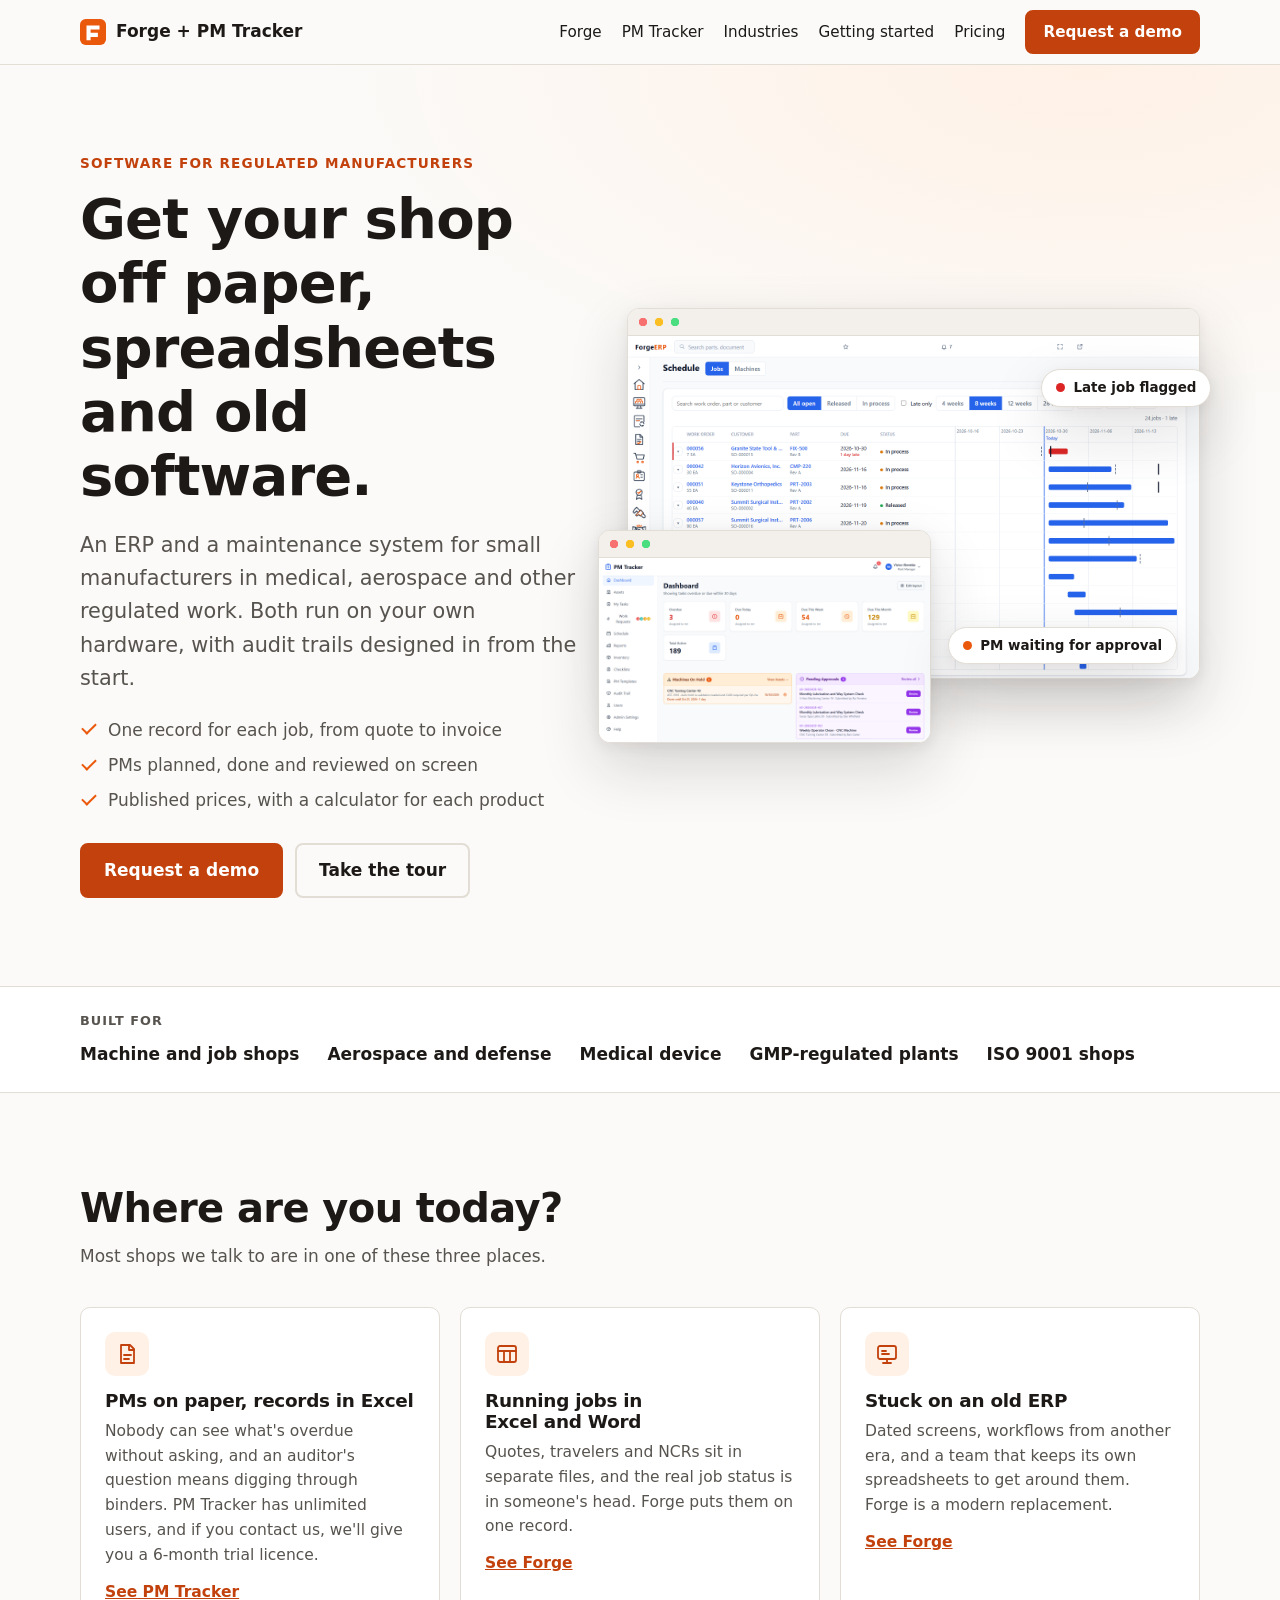
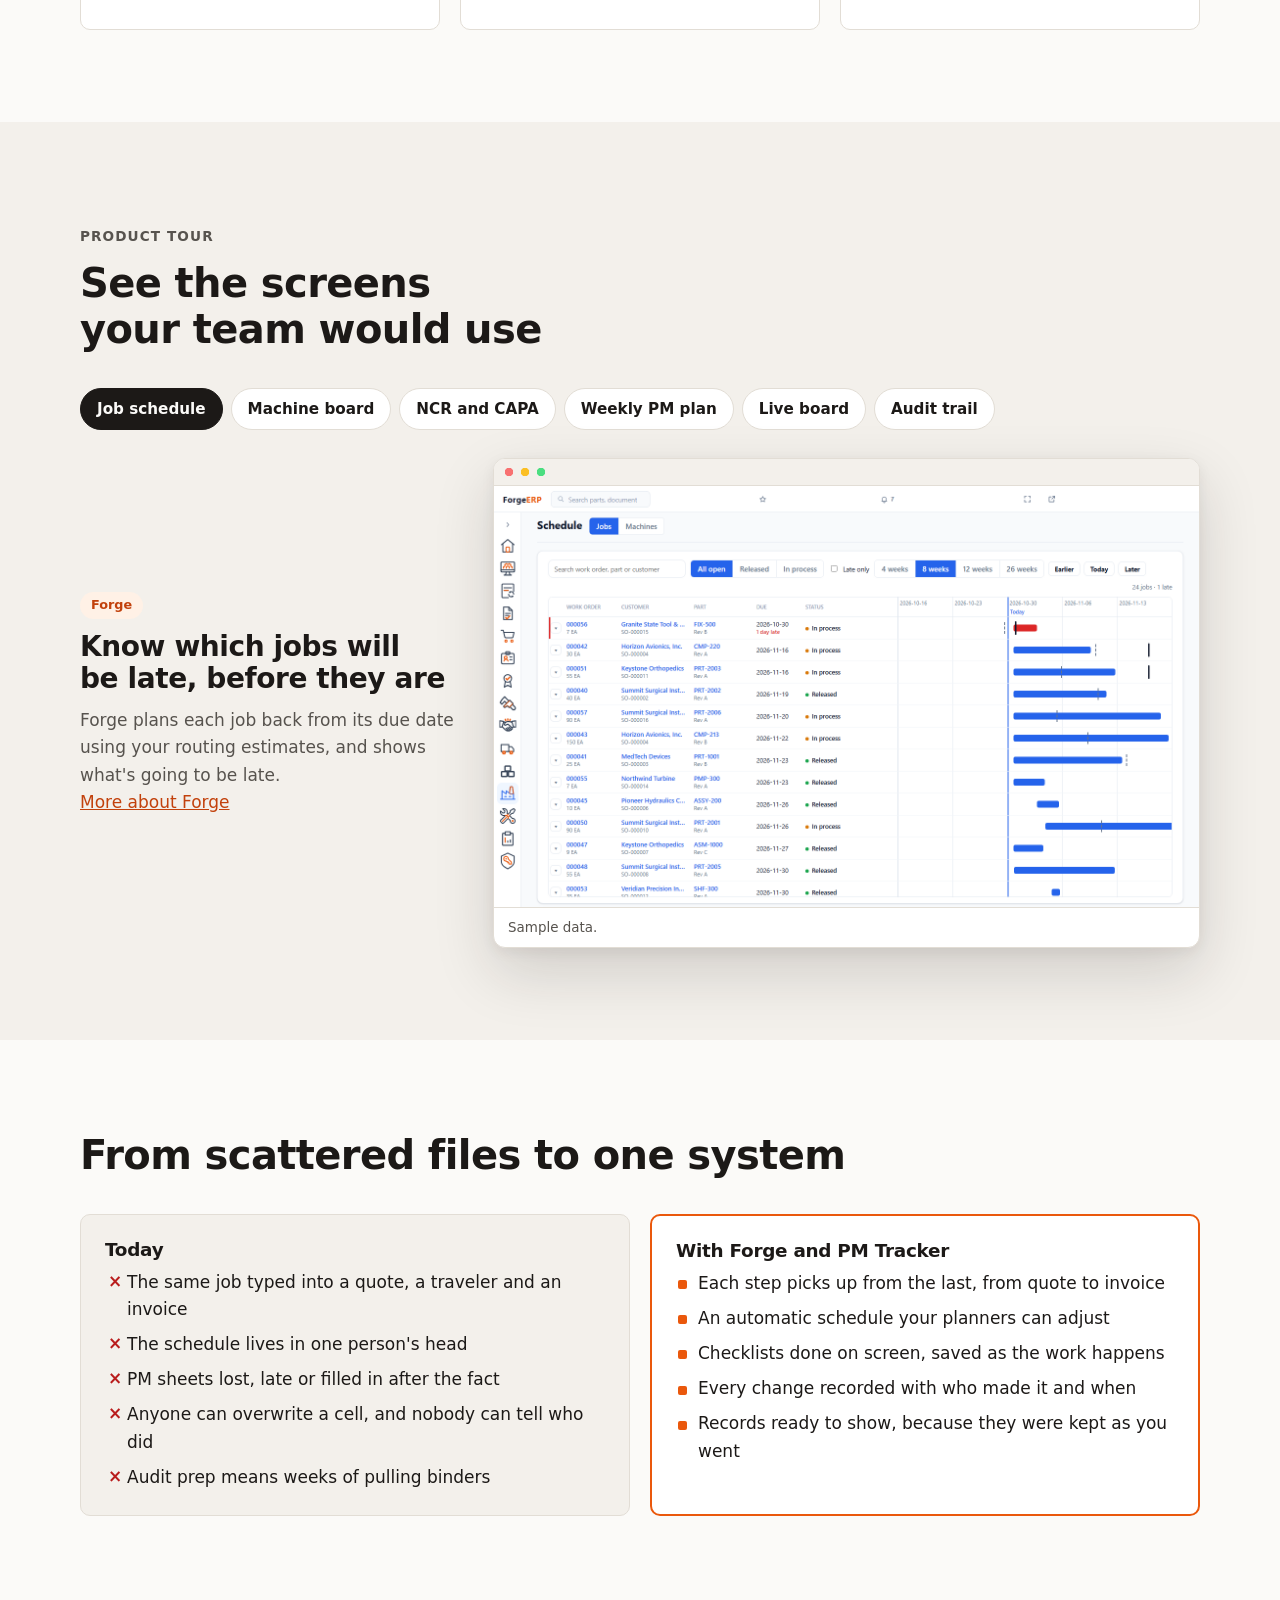
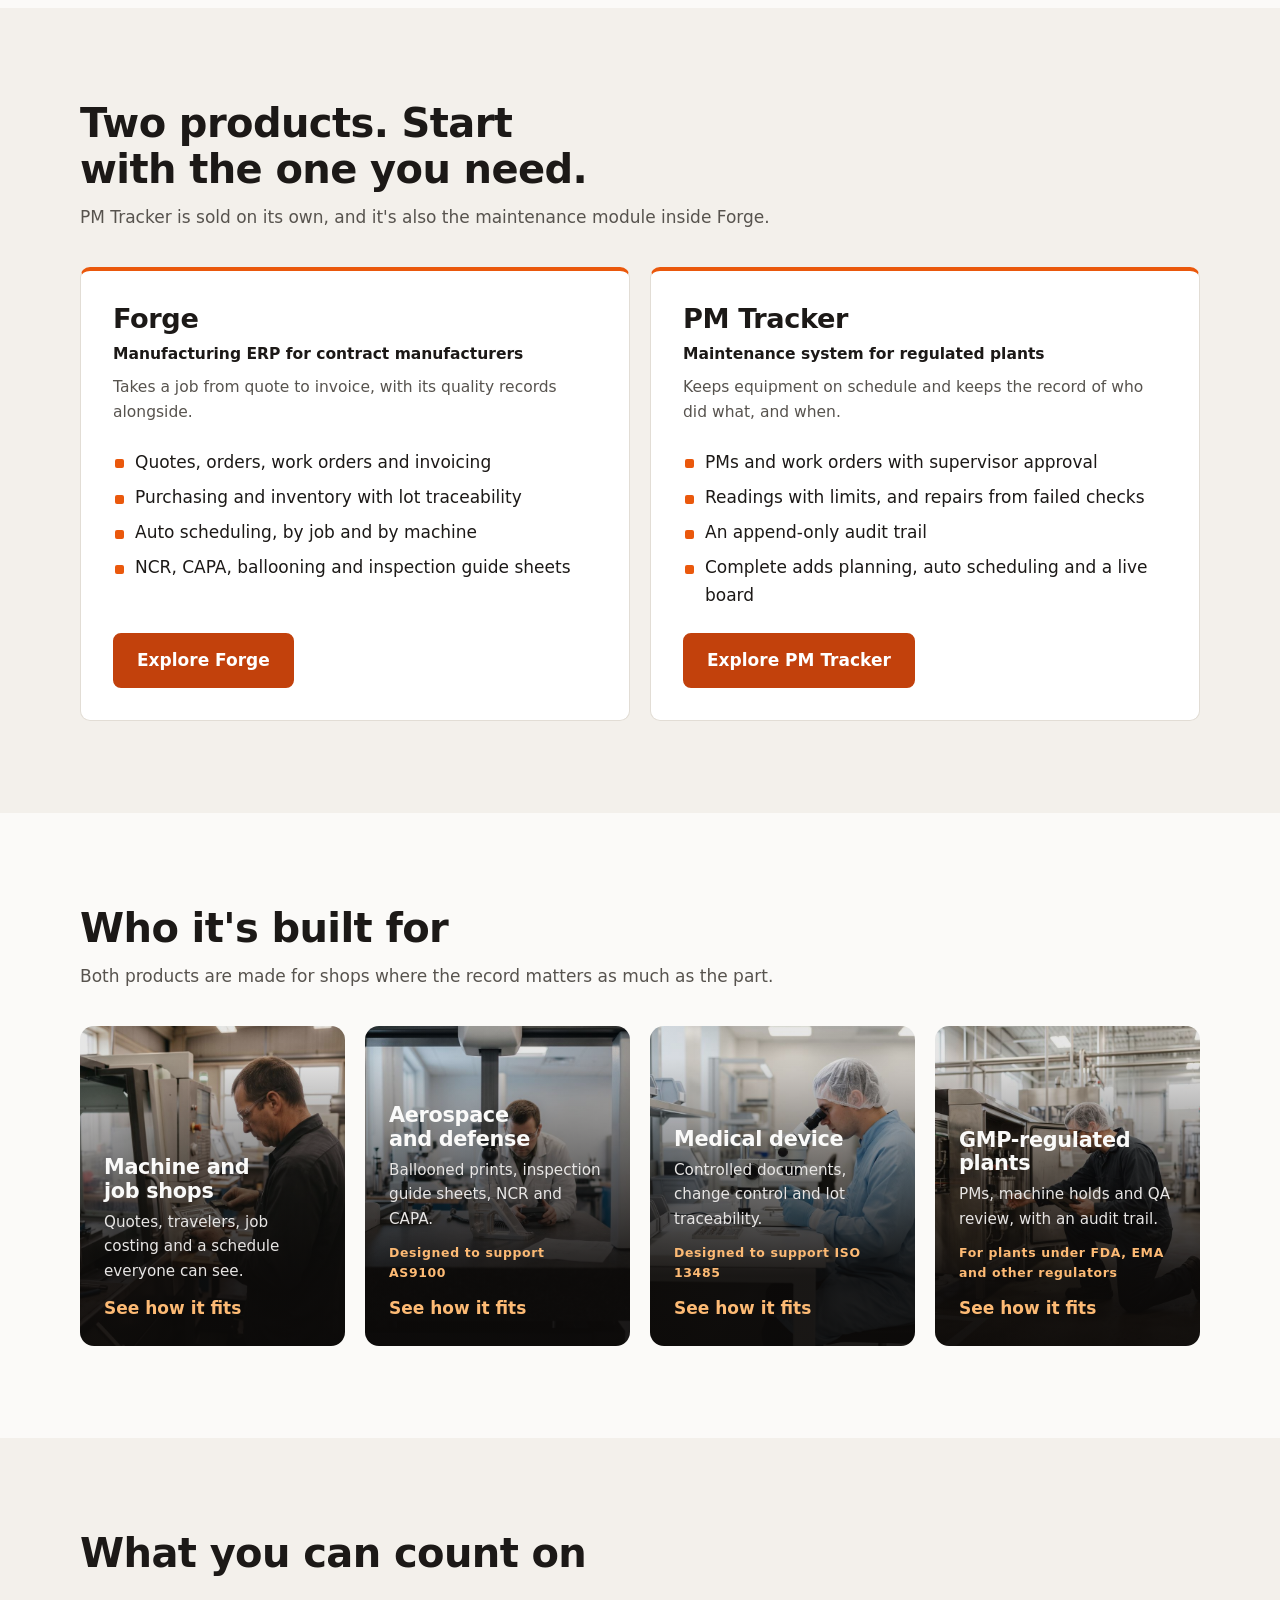
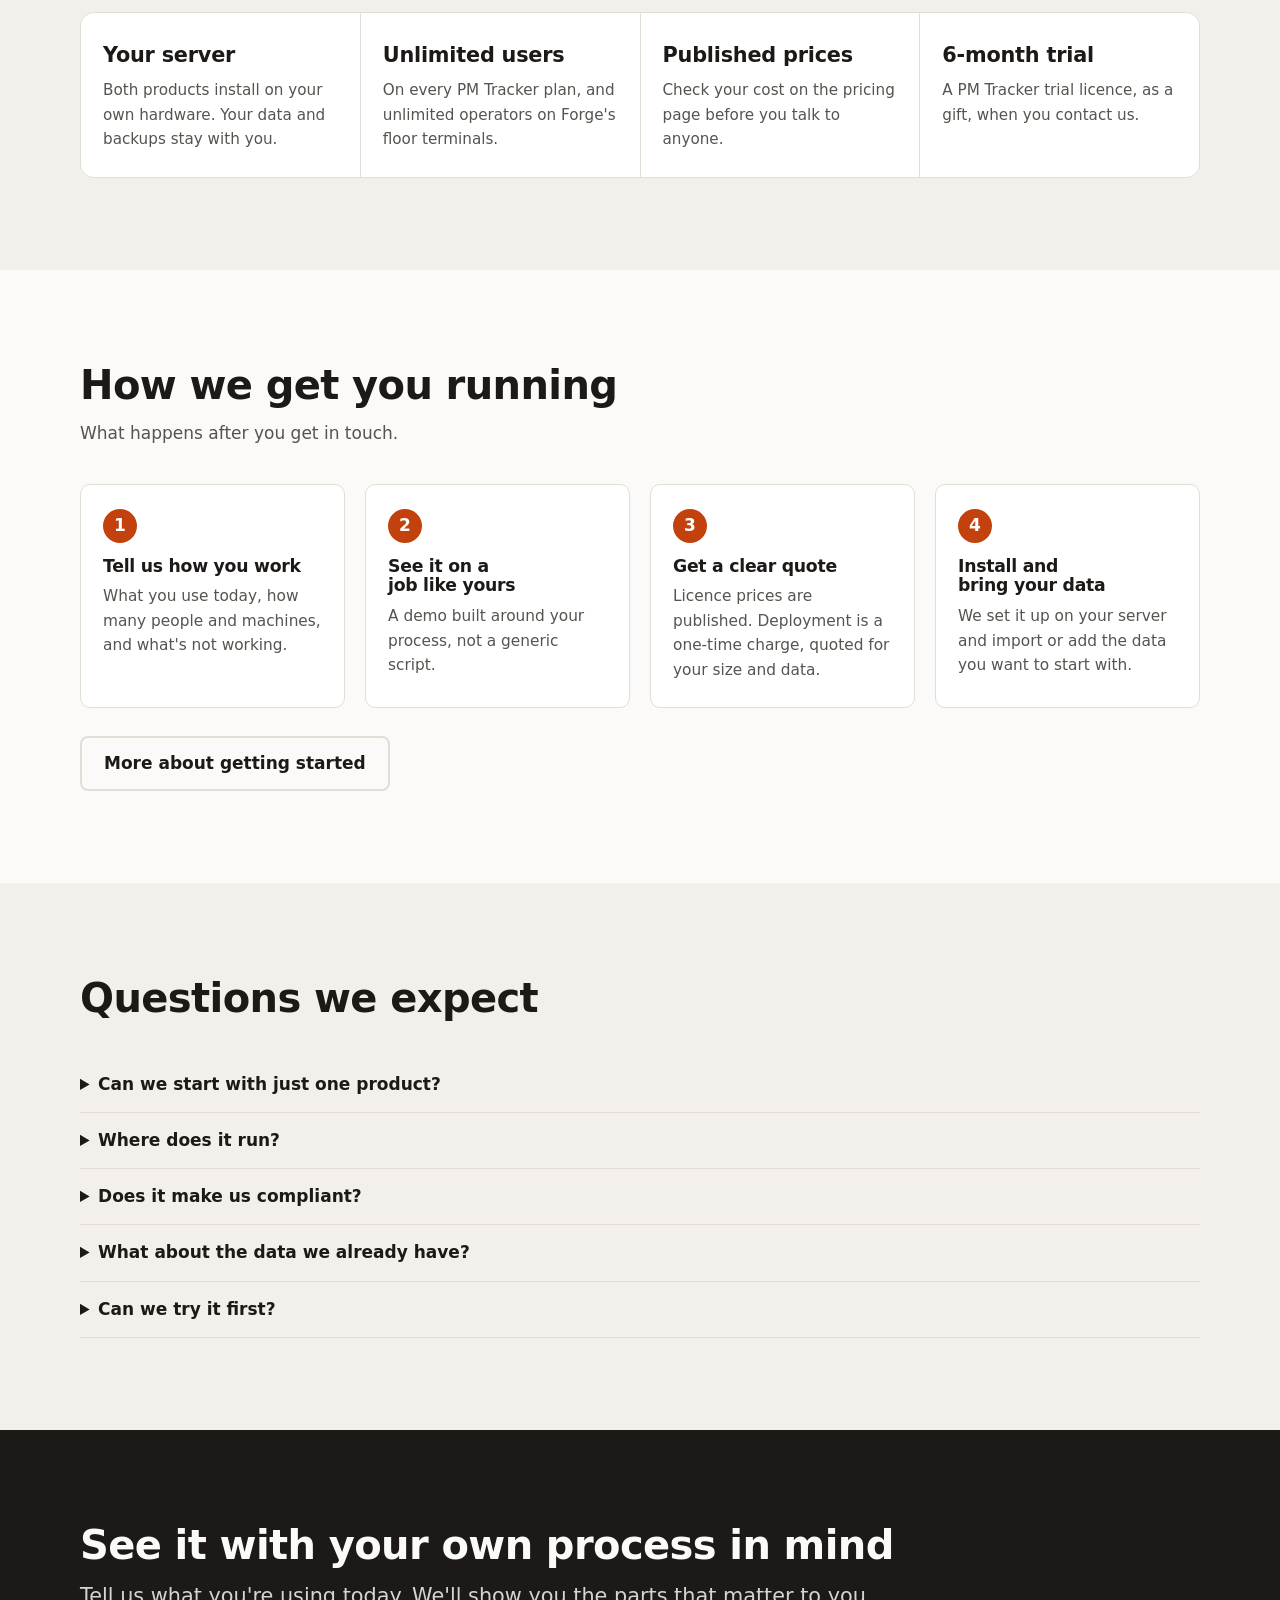
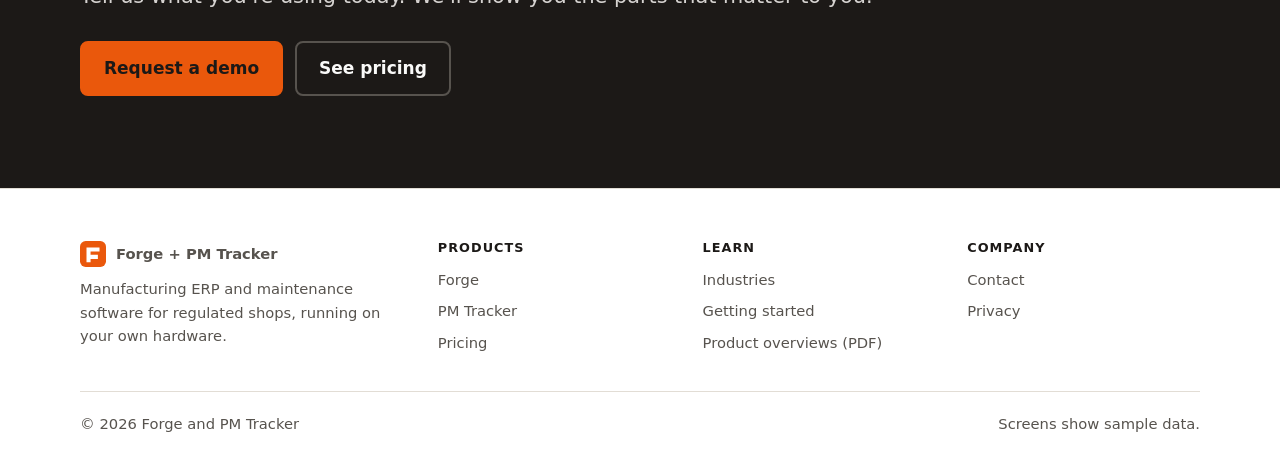
<file: index.html>
<!doctype html>
<html lang="en">
<head>
<meta charset="utf-8">
<meta name="viewport" content="width=device-width, initial-scale=1">
<meta name="robots" content="noindex"><!-- remove at launch -->
<title>Forge and PM Tracker</title>
<meta name="description" content="Forge ERP and PM Tracker maintenance software for small manufacturers moving off paper, spreadsheets and old software.">
<link rel="icon" href="assets/mark.svg" type="image/svg+xml">
<link rel="stylesheet" href="assets/site.css?v=20261109a">
<script>document.documentElement.classList.add("js")</script>
</head>
<body>
<a class="skip" href="#main">Skip to content</a>
<header class="site-head"><div class="wrap">
  <a class="brand" href="./"><img src="assets/mark.svg" alt="">Forge + PM Tracker</a>
  <button class="menu-toggle" type="button" aria-expanded="false" aria-controls="main-nav">Menu</button>
  <nav class="nav" id="main-nav" aria-label="Main">
    <a href="forge/">Forge</a>
    <a href="pm-tracker/">PM Tracker</a>
    <a href="industries/">Industries</a>
    <a href="getting-started/">Getting started</a>
    <a href="pricing/">Pricing</a>
    <a class="btn" href="contact/">Request a demo</a>
  </nav>
</div></header>

<main id="main">
  <section class="hero hero-glow"><div class="wrap hero-split">
    <div>
      <p class="eyebrow">Software for regulated manufacturers</p>
      <h1>Get your shop off paper, spreadsheets and old software.</h1>
      <p class="lede">An ERP and a maintenance system for small manufacturers in medical, aerospace and other regulated work. Both run on your own hardware, with audit trails designed in from the start.</p>
      <ul class="hero-points">
        <li>One record for each job, from quote to invoice</li>
        <li>PMs planned, done and reviewed on screen</li>
        <li>Published prices, with a calculator for each product</li>
      </ul>
      <div class="cta-row">
        <a class="btn" href="contact/">Request a demo</a>
        <a class="btn ghost" href="#tour">Take the tour</a>
      </div>
    </div>
    <div class="hero-visual">
      <figure class="frame"><img src="assets/img/forge-job-schedule.png" width="1440" height="860" alt="Forge job schedule chart listing work orders with due dates and bars across a calendar, with one late job in red."></figure>
      <figure class="frame small"><img src="assets/img/pm-dashboard.png" width="1440" height="800" alt="PM Tracker dashboard showing overdue tasks, machines on hold and work waiting for approval."></figure>
      <span class="chip warn" style="top:14%;right:-2%">Late job flagged</span>
      <span class="chip info" style="bottom:18%;right:4%">PM waiting for approval</span>
    </div>
  </div></section>

  <div class="strip"><div class="wrap">
    <p>Built for</p>
    <ul>
      <li>Machine and job shops</li><li>Aerospace and defense</li><li>Medical device</li><li>GMP-regulated plants</li><li>ISO 9001 shops</li>
    </ul>
  </div></div>

  <section><div class="wrap">
    <div class="section-head"><h2>Where are you today?</h2><p>Most shops we talk to are in one of these three places.</p></div>
    <div class="grid three">
      <div class="card">
        <div class="icon"><svg viewBox="0 0 24 24"><path d="M6 3h9l4 4v14H6z"/><path d="M14 3v5h5M9 13h7M9 17h5"/></svg></div>
        <h3>PMs on paper, records in Excel</h3>
        <p>Nobody can see what's overdue without asking, and an auditor's question means digging through binders. PM Tracker has unlimited users, and if you contact us, we'll give you a <span data-price="pm-free-months">6</span>-month trial licence.</p>
        <a class="more" href="pm-tracker/">See PM Tracker</a>
      </div>
      <div class="card">
        <div class="icon"><svg viewBox="0 0 24 24"><rect x="3" y="4" width="18" height="16" rx="2"/><path d="M3 9h18M9 9v11M15 9v11"/></svg></div>
        <h3>Running jobs in Excel and Word</h3>
        <p>Quotes, travelers and NCRs sit in separate files, and the real job status is in someone's head. Forge puts them on one record.</p>
        <a class="more" href="forge/">See Forge</a>
      </div>
      <div class="card">
        <div class="icon"><svg viewBox="0 0 24 24"><rect x="3" y="4" width="18" height="13" rx="2"/><path d="M8 21h8M12 17v4M7 9h4M7 12h7"/></svg></div>
        <h3>Stuck on an old ERP</h3>
        <p>Dated screens, workflows from another era, and a team that keeps its own spreadsheets to get around them. Forge is a modern replacement.</p>
        <a class="more" href="forge/">See Forge</a>
      </div>
    </div>
  </div></section>

  <section class="alt" id="tour"><div class="wrap" data-tabs>
    <div class="section-head"><p class="eyebrow">Product tour</p><h2>See the screens your team would use</h2></div>
    <div class="tabs" role="tablist" aria-label="Product tour">
      <button role="tab" id="t-schedule" aria-controls="p-schedule">Job schedule</button>
      <button role="tab" id="t-machines" aria-controls="p-machines">Machine board</button>
      <button role="tab" id="t-quality" aria-controls="p-quality">NCR and CAPA</button>
      <button role="tab" id="t-plan" aria-controls="p-plan">Weekly PM plan</button>
      <button role="tab" id="t-board" aria-controls="p-board">Live board</button>
      <button role="tab" id="t-audit" aria-controls="p-audit">Audit trail</button>
    </div>
    <div class="panel" role="tabpanel" id="p-schedule" aria-labelledby="t-schedule">
      <div><span class="tag">Forge</span><h3>Know which jobs will be late, before they are</h3><p>Forge plans each job back from its due date using your routing estimates, and shows what's going to be late.</p><a class="more" href="forge/">More about Forge</a></div>
      <figure class="frame"><img src="assets/img/forge-job-schedule.png" width="1440" height="860" loading="lazy" alt="Forge job schedule with one late job in red."><figcaption>Sample data.</figcaption></figure>
    </div>
    <div class="panel" role="tabpanel" id="p-machines" aria-labelledby="t-machines">
      <div><span class="tag">Forge · Advanced Scheduling</span><h3>Give every machine a lane</h3><p>The machine board plans operations forward from now against machine capacity. Drag work where it fits, then approve the plan.</p><a class="more" href="forge/">More about Forge</a></div>
      <figure class="frame"><img src="assets/img/forge-machine-board.png" width="1440" height="880" loading="lazy" alt="Forge machine scheduling board with a lane for each machine."><figcaption>Sample data.</figcaption></figure>
    </div>
    <div class="panel" role="tabpanel" id="p-quality" aria-labelledby="t-quality">
      <div><span class="tag">Forge</span><h3>Close the nonconformance, keep the CAPA open</h3><p>An NCR links to its CAPA, so the part can be dispositioned in a day or two while the corrective actions run on their own dates.</p><a class="more" href="forge/">More about Forge</a></div>
      <figure class="frame"><img src="assets/img/forge-ncr-capa.png" width="1164" height="893" loading="lazy" alt="Forge nonconformance with its linked CAPA and open actions."><figcaption>Sample data.</figcaption></figure>
    </div>
    <div class="panel" role="tabpanel" id="p-plan" aria-labelledby="t-plan">
      <div><span class="tag">PM Tracker Complete</span><h3>Plan the week by dragging PMs where they fit</h3><p>Supervisors move PMs between technicians and days. If nobody plans the week, PM Tracker schedules it and marks it as auto-scheduled.</p><a class="more" href="pm-tracker/">More about PM Tracker</a></div>
      <figure class="frame"><img src="assets/img/pm-weekly-plan.png" width="1440" height="750" loading="lazy" alt="PM Tracker weekly plan of technicians by day."><figcaption>Sample data.</figcaption></figure>
    </div>
    <div class="panel" role="tabpanel" id="p-board" aria-labelledby="t-board">
      <div><span class="tag">PM Tracker Complete</span><h3>Put the floor on the wall</h3><p>The live board shows work due, who's working now, machine availability and planned downtime. It refreshes by itself.</p><a class="more" href="pm-tracker/">More about PM Tracker</a></div>
      <figure class="frame"><img src="assets/img/pm-live-board-team.png" width="1440" height="900" loading="lazy" alt="PM Tracker live board team view."><figcaption>Sample data.</figcaption></figure>
    </div>
    <div class="panel" role="tabpanel" id="p-audit" aria-labelledby="t-audit">
      <div><span class="tag">PM Tracker</span><h3>Answer the auditor from the record</h3><p>Every action goes into an append-only audit trail that can't be edited afterwards, designed to support your validation.</p><a class="more" href="pm-tracker/">More about PM Tracker</a></div>
      <figure class="frame"><img src="assets/img/pm-audit.png" width="1440" height="750" loading="lazy" alt="PM Tracker audit trail of dated changes by user."><figcaption>Sample data.</figcaption></figure>
    </div>
  </div></section>

  <section><div class="wrap">
    <div class="section-head"><h2>From scattered files to one system</h2></div>
    <div class="compare">
      <div class="card before">
        <h3>Today</h3>
        <ul class="ticks crosses">
          <li>The same job typed into a quote, a traveler and an invoice</li>
          <li>The schedule lives in one person's head</li>
          <li>PM sheets lost, late or filled in after the fact</li>
          <li>Anyone can overwrite a cell, and nobody can tell who did</li>
          <li>Audit prep means weeks of pulling binders</li>
        </ul>
      </div>
      <div class="card after">
        <h3>With Forge and PM Tracker</h3>
        <ul class="ticks">
          <li>Each step picks up from the last, from quote to invoice</li>
          <li>An automatic schedule your planners can adjust</li>
          <li>Checklists done on screen, saved as the work happens</li>
          <li>Every change recorded with who made it and when</li>
          <li>Records ready to show, because they were kept as you went</li>
        </ul>
      </div>
    </div>
  </div></section>

  <section class="alt" id="products"><div class="wrap">
    <div class="section-head"><h2>Two products. Start with the one you need.</h2><p>PM Tracker is sold on its own, and it's also the maintenance module inside Forge.</p></div>
    <div class="grid two">
      <article class="card product">
        <h3>Forge</h3>
        <p class="for">Manufacturing ERP for contract manufacturers</p>
        <p>Takes a job from quote to invoice, with its quality records alongside.</p>
        <ul class="ticks">
          <li>Quotes, orders, work orders and invoicing</li>
          <li>Purchasing and inventory with lot traceability</li>
          <li>Auto scheduling, by job and by machine</li>
          <li>NCR, CAPA, ballooning and inspection guide sheets</li>
        </ul>
        <a class="btn" href="forge/">Explore Forge</a>
      </article>
      <article class="card product">
        <h3>PM Tracker</h3>
        <p class="for">Maintenance system for regulated plants</p>
        <p>Keeps equipment on schedule and keeps the record of who did what, and when.</p>
        <ul class="ticks">
          <li>PMs and work orders with supervisor approval</li>
          <li>Readings with limits, and repairs from failed checks</li>
          <li>An append-only audit trail</li>
          <li>Complete adds planning, auto scheduling and a live board</li>
        </ul>
        <a class="btn" href="pm-tracker/">Explore PM Tracker</a>
      </article>
    </div>
  </div></section>

  <section><div class="wrap">
    <div class="section-head"><h2>Who it's built for</h2><p>Both products are made for shops where the record matters as much as the part.</p></div>
    <div class="tiles">
      <a class="tile tile-machine-shops" href="industries/#machine-shops"><h3>Machine and job shops</h3><p>Quotes, travelers, job costing and a schedule everyone can see.</p><span class="more">See how it fits</span></a>
      <a class="tile tile-aerospace" href="industries/#aerospace"><h3>Aerospace and defense</h3><p>Ballooned prints, inspection guide sheets, NCR and CAPA.</p><span class="std">Designed to support AS9100</span><span class="more">See how it fits</span></a>
      <a class="tile tile-medical" href="industries/#medical"><h3>Medical device</h3><p>Controlled documents, change control and lot traceability.</p><span class="std">Designed to support ISO 13485</span><span class="more">See how it fits</span></a>
      <a class="tile tile-regulated-plants" href="industries/#regulated-plants"><h3>GMP-regulated plants</h3><p>PMs, machine holds and QA review, with an audit trail.</p><span class="std">For plants under FDA, EMA and other regulators</span><span class="more">See how it fits</span></a>
    </div>
  </div></section>

  <section class="alt"><div class="wrap">
    <div class="section-head"><h2>What you can count on</h2></div>
    <div class="values">
      <div><strong>Your server</strong><span>Both products install on your own hardware. Your data and backups stay with you.</span></div>
      <div><strong>Unlimited users</strong><span>On every PM Tracker plan, and unlimited operators on Forge's floor terminals.</span></div>
      <div><strong>Published prices</strong><span>Check your cost on the pricing page before you talk to anyone.</span></div>
      <div><strong><span data-price="pm-free-months">6</span>-month trial</strong><span>A PM Tracker trial licence, as a gift, when you contact us.</span></div>
    </div>
  </div></section>

  <section><div class="wrap">
    <div class="section-head"><h2>How we get you running</h2><p>What happens after you get in touch.</p></div>
    <ol class="steps">
      <li><h3>Tell us how you work</h3><p>What you use today, how many people and machines, and what's not working.</p></li>
      <li><h3>See it on a job like yours</h3><p>A demo built around your process, not a generic script.</p></li>
      <li><h3>Get a clear quote</h3><p>Licence prices are published. Deployment is a one-time charge, quoted for your size and data.</p></li>
      <li><h3>Install and bring your data</h3><p>We set it up on your server and import or add the data you want to start with.</p></li>
    </ol>
    <div class="cta-row"><a class="btn ghost" href="getting-started/">More about getting started</a></div>
  </div></section>

  <section class="alt"><div class="wrap">
    <div class="section-head"><h2>Questions we expect</h2></div>
    <details><summary>Can we start with just one product?</summary><p>Yes. PM Tracker is sold on its own. Forge starts with its Core plan, and you add modules when you need them.</p></details>
    <details><summary>Where does it run?</summary><p>On your own PC or server. Your data stays with you.</p></details>
    <details><summary>Does it make us compliant?</summary><p>No software can do that alone. Both products are designed to support your quality system, and your shop is what gets certified or validated.</p></details>
    <details><summary>What about the data we already have?</summary><p>Deployment includes bringing in the data you want to start with. PM Tracker imports your asset and PM lists, so you don't start from a blank system.</p></details>
    <details><summary>Can we try it first?</summary><p>For PM Tracker, yes. <a href="contact/?product=pm-tracker&amp;intent=trial">Contact us</a> and we'll give you a <span data-price="pm-free-months">6</span>-month trial licence as a gift. For Forge, <a href="contact/?product=forge">ask for a demo</a> on a job like yours.</p></details>
  </div></section>

  <!-- ABOUT: add once the company name and founder background are ready. -->
  <!-- After the pilot: add customer logos, a results line and a named quote here. Only real ones, with permission. -->

  <section class="band"><div class="wrap">
    <h2>See it with your own process in mind</h2>
    <p class="lede" style="margin-top:12px">Tell us what you're using today. We'll show you the parts that matter to you.</p>
    <div class="cta-row">
      <a class="btn" href="contact/">Request a demo</a>
      <a class="btn ghost" href="pricing/">See pricing</a>
    </div>
  </div></section>
</main>

<footer class="site-foot"><div class="wrap">
  <div class="foot-grid">
    <div><a class="brand" href="./"><img src="assets/mark.svg" alt="">Forge + PM Tracker</a><p>Manufacturing ERP and maintenance software for regulated shops, running on your own hardware.</p></div>
    <div><h2>Products</h2><ul><li><a href="forge/">Forge</a></li><li><a href="pm-tracker/">PM Tracker</a></li><li><a href="pricing/">Pricing</a></li></ul></div>
    <div><h2>Learn</h2><ul><li><a href="industries/">Industries</a></li><li><a href="getting-started/">Getting started</a></li><li><a href="contact/?intent=overview&amp;product=both">Product overviews (PDF)</a></li></ul></div>
    <div><h2>Company</h2><ul><li><a href="contact/">Contact</a></li><li><a href="privacy/">Privacy</a></li></ul></div>
  </div>
  <div class="foot-base"><span>© 2026 Forge and PM Tracker</span><span>Screens show sample data.</span></div>
</div></footer>
<script src="assets/site.js?v=20261109a"></script>
</body>
</html>
</file>
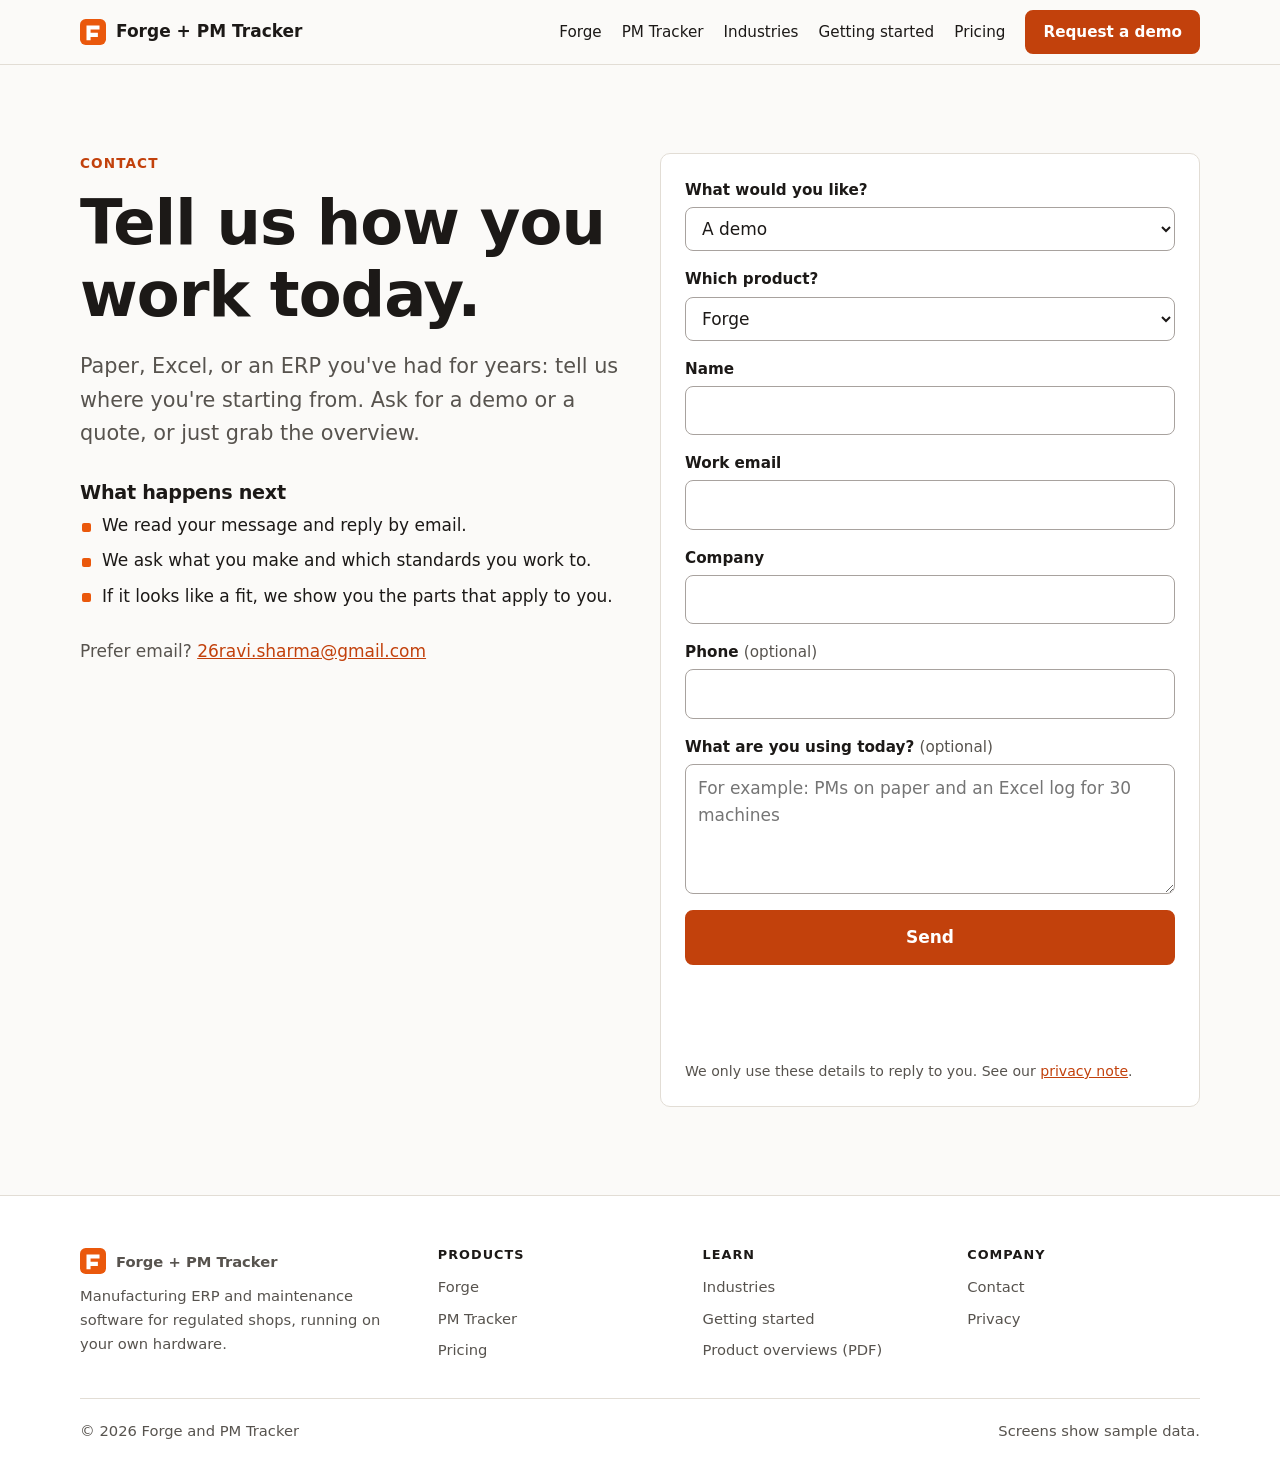
<file: contact/index.html>
<!doctype html>
<html lang="en">
<head>
<meta charset="utf-8">
<meta name="viewport" content="width=device-width, initial-scale=1">
<meta name="robots" content="noindex"><!-- remove at launch -->
<title>Contact and Demos</title>
<meta name="description" content="Ask for a demo, a product overview or a quote for Forge or PM Tracker.">
<link rel="icon" href="../assets/mark.svg" type="image/svg+xml">
<link rel="stylesheet" href="../assets/site.css?v=20261109a">
<script>document.documentElement.classList.add("js")</script>
</head>
<body>
<a class="skip" href="#main">Skip to content</a>
<header class="site-head"><div class="wrap">
  <a class="brand" href="../"><img src="../assets/mark.svg" alt="">Forge + PM Tracker</a>
  <button class="menu-toggle" type="button" aria-expanded="false" aria-controls="main-nav">Menu</button>
  <nav class="nav" id="main-nav" aria-label="Main">
    <a href="../forge/">Forge</a>
    <a href="../pm-tracker/">PM Tracker</a>
    <a href="../industries/">Industries</a>
    <a href="../getting-started/">Getting started</a>
    <a href="../pricing/">Pricing</a>
    <a class="btn" href="../contact/">Request a demo</a>
  </nav>
</div></header>

<main id="main">
  <section class="hero"><div class="wrap contact-layout">
    <div>
      <p class="eyebrow">Contact</p>
      <h1>Tell us how you work today.</h1>
      <p class="lede">Paper, Excel, or an ERP you've had for years: tell us where you're starting from. Ask for a demo or a quote, or just grab the overview.</p>
      <h2 style="font-size:1.2rem;margin-top:32px">What happens next</h2>
      <ul class="ticks">
        <li>We read your message and reply by email.</li>
        <li>We ask what you make and which standards you work to.</li>
        <li>If it looks like a fit, we show you the parts that apply to you.</li>
      </ul>
      <p style="margin-top:28px;color:var(--muted)">Prefer email? <a data-email href="#">Enable JavaScript to see our address</a></p>
    </div>

    <form id="contact-form" class="form card">
      <div class="field">
        <label for="intent">What would you like?</label>
        <select id="intent" name="intent">
          <option value="demo">A demo</option>
          <option value="trial">A PM Tracker trial licence</option>
          <option value="overview">The product overview (PDF)</option>
          <option value="pricing">A quote</option>
          <option value="question">To ask a question</option>
        </select>
      </div>
      <div class="field">
        <label for="product">Which product?</label>
        <select id="product" name="product">
          <option value="forge">Forge</option>
          <option value="pm-tracker">PM Tracker</option>
          <option value="both">Both</option>
          <option value="not-sure">Not sure yet</option>
        </select>
      </div>
      <div class="field"><label for="name">Name</label><input id="name" name="name" autocomplete="name" required></div>
      <div class="field"><label for="email">Work email</label><input id="email" name="email" type="email" autocomplete="email" required></div>
      <div class="field"><label for="company">Company</label><input id="company" name="company" autocomplete="organization" required></div>
      <div class="field"><label for="phone">Phone <span class="opt">(optional)</span></label><input id="phone" name="phone" type="tel" autocomplete="tel"></div>
      <div class="field"><label for="message">What are you using today? <span class="opt">(optional)</span></label><textarea id="message" name="message" placeholder="For example: PMs on paper and an Excel log for 30 machines"></textarea></div>
      <div class="hp" aria-hidden="true"><label for="botcheck">Leave this empty</label><input id="botcheck" name="botcheck" tabindex="-1" autocomplete="off"></div>
      <button class="btn" type="submit">Send</button>
      <p class="status" role="status"></p>
      <div class="downloads"></div>
      <p style="font-size:.88rem;color:var(--muted)">We only use these details to reply to you. See our <a href="../privacy/">privacy note</a>.</p>
    </form>
  </div></section>
</main>

<footer class="site-foot"><div class="wrap">
  <div class="foot-grid">
    <div><a class="brand" href="../"><img src="../assets/mark.svg" alt="">Forge + PM Tracker</a><p>Manufacturing ERP and maintenance software for regulated shops, running on your own hardware.</p></div>
    <div><h2>Products</h2><ul><li><a href="../forge/">Forge</a></li><li><a href="../pm-tracker/">PM Tracker</a></li><li><a href="../pricing/">Pricing</a></li></ul></div>
    <div><h2>Learn</h2><ul><li><a href="../industries/">Industries</a></li><li><a href="../getting-started/">Getting started</a></li><li><a href="../contact/?intent=overview&amp;product=both">Product overviews (PDF)</a></li></ul></div>
    <div><h2>Company</h2><ul><li><a href="../contact/">Contact</a></li><li><a href="../privacy/">Privacy</a></li></ul></div>
  </div>
  <div class="foot-base"><span>© 2026 Forge and PM Tracker</span><span>Screens show sample data.</span></div>
</div></footer>
<script src="../assets/site.js?v=20261109a"></script>
</body>
</html>
</file>
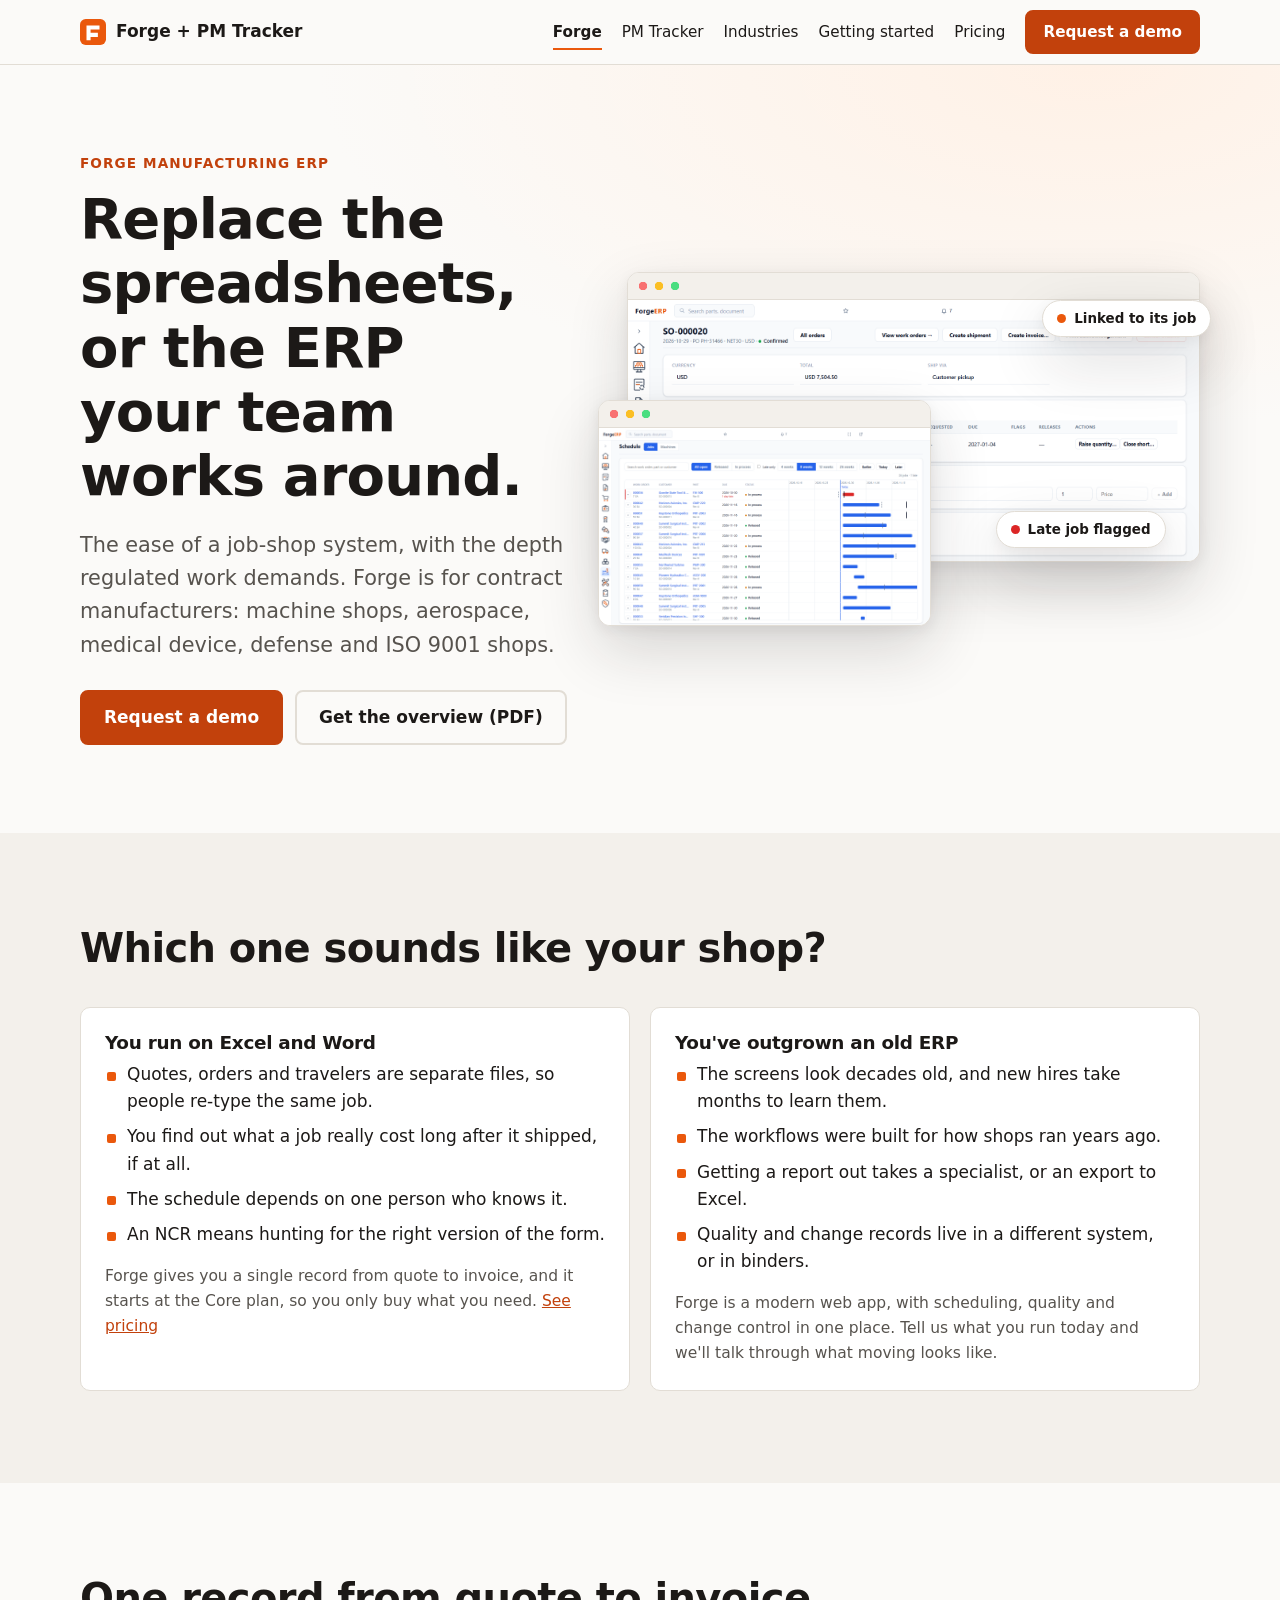
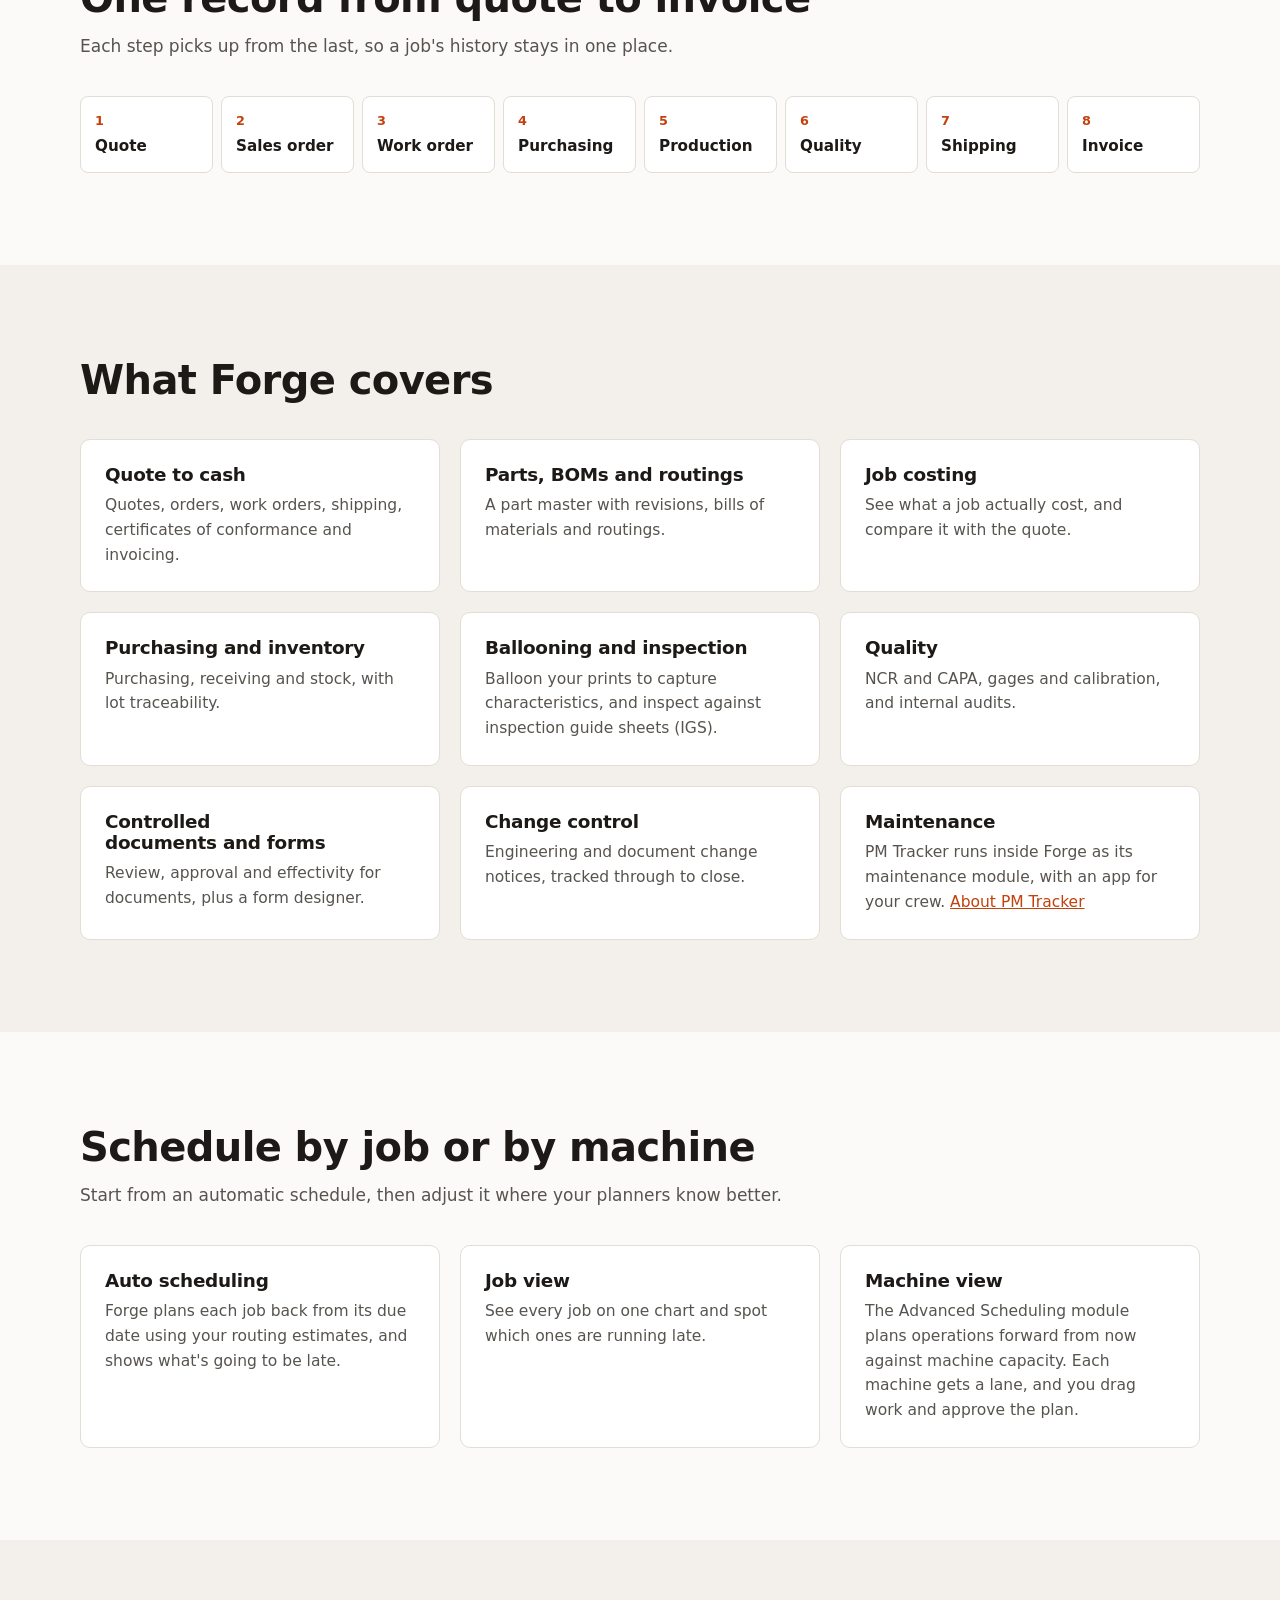
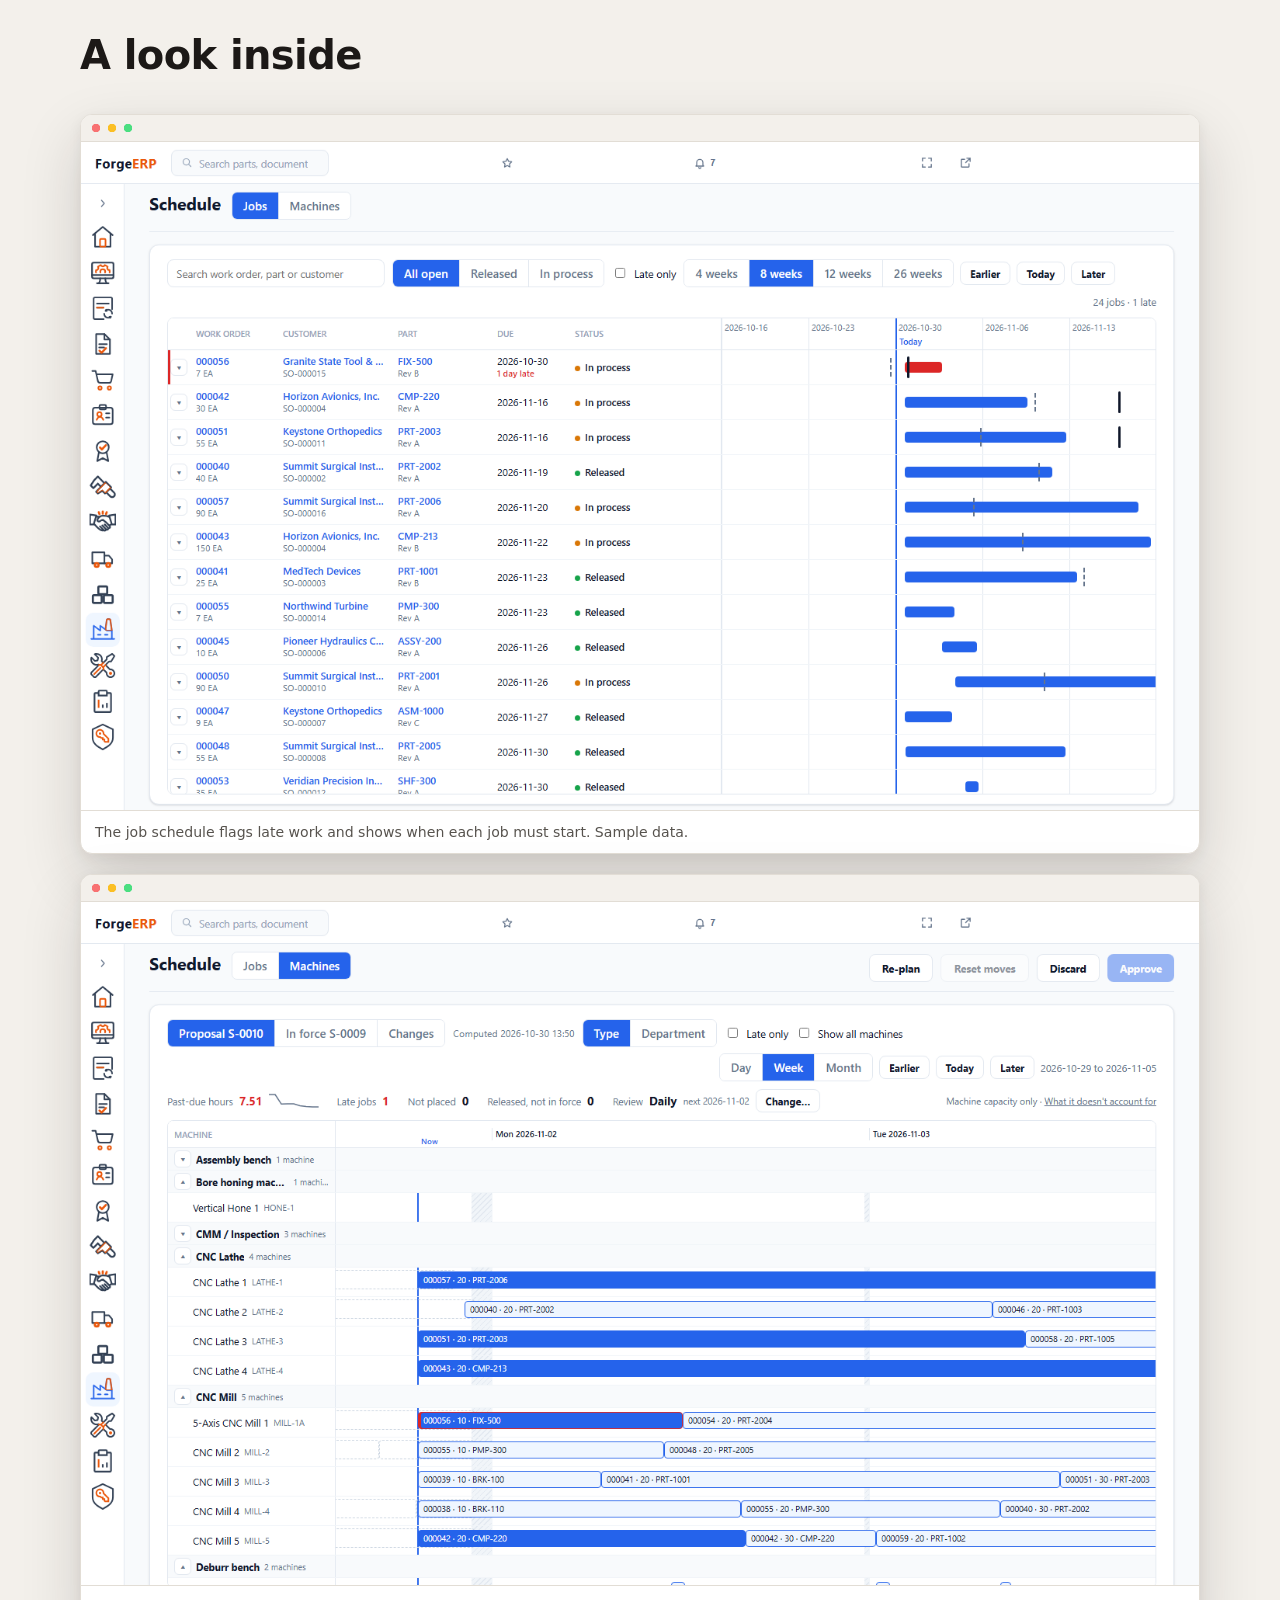
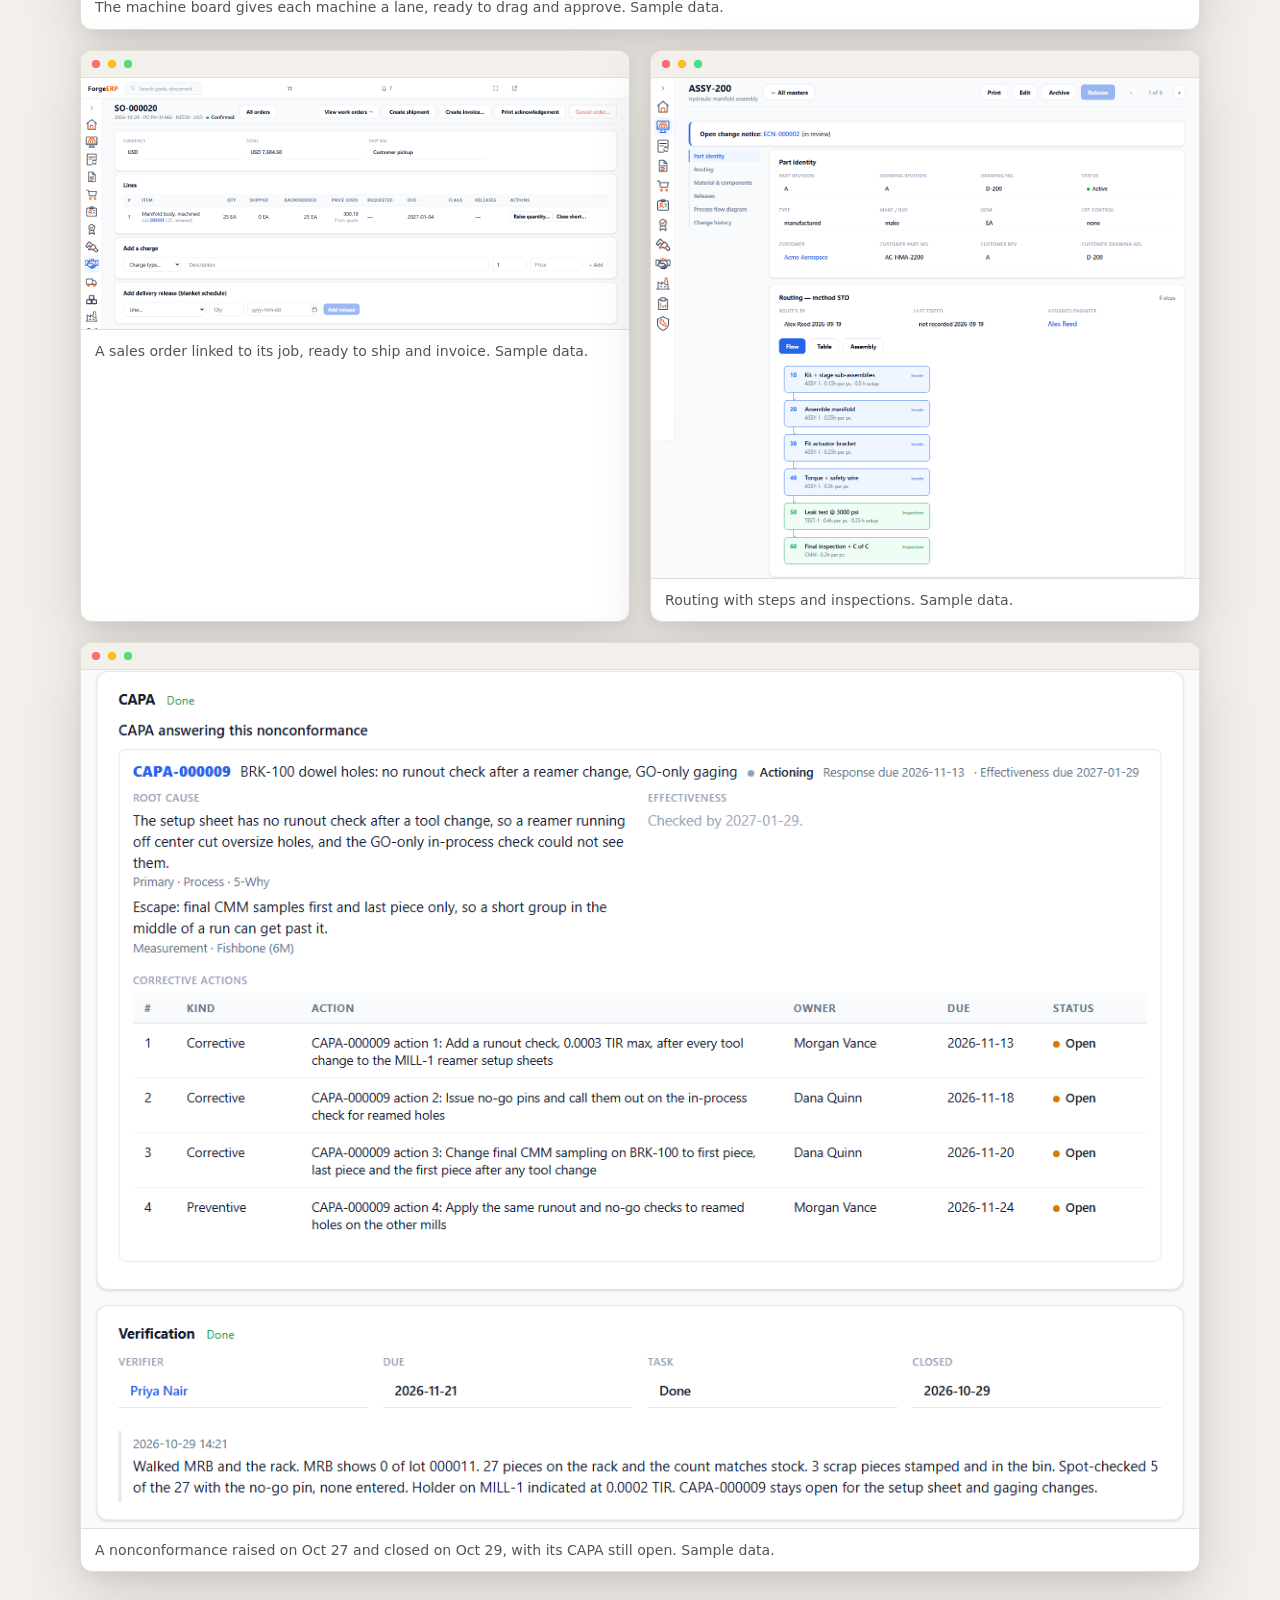
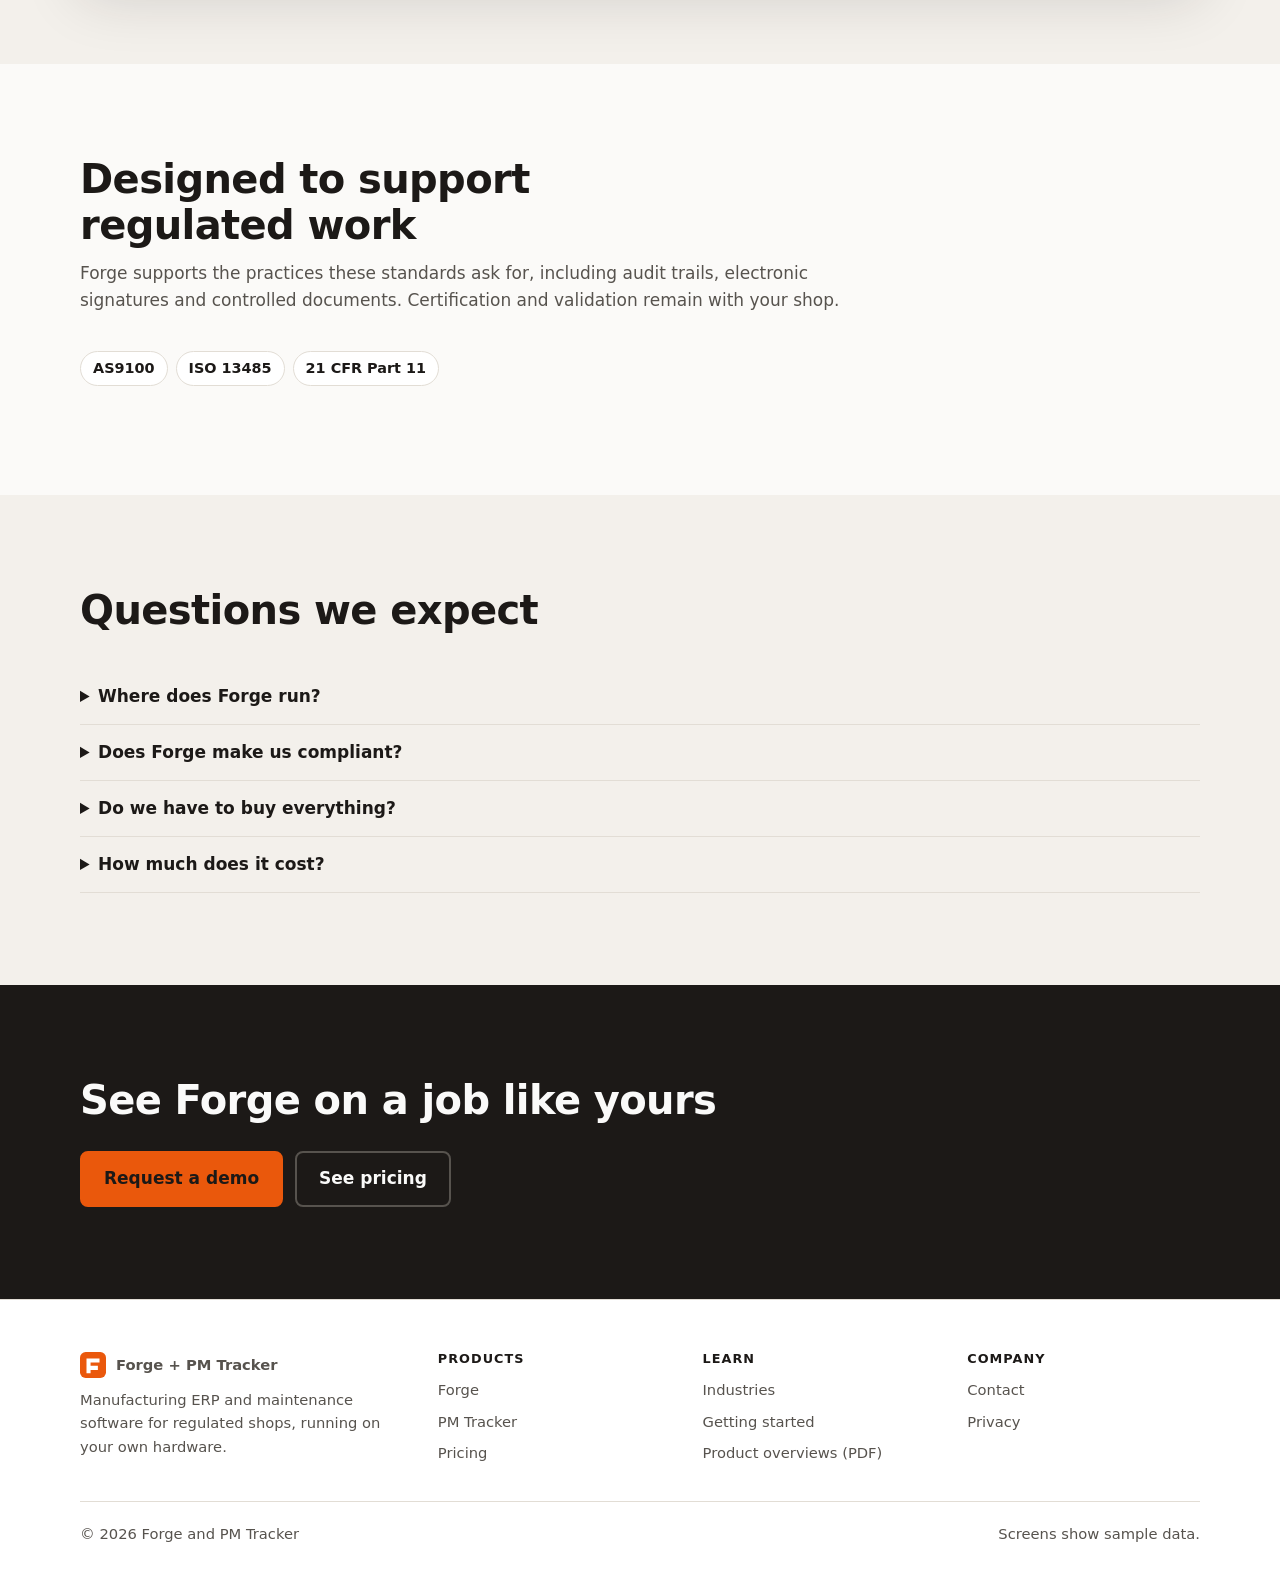
<file: forge/index.html>
<!doctype html>
<html lang="en">
<head>
<meta charset="utf-8">
<meta name="viewport" content="width=device-width, initial-scale=1">
<meta name="robots" content="noindex"><!-- remove at launch -->
<title>Forge Manufacturing ERP</title>
<meta name="description" content="Forge is a manufacturing ERP for contract manufacturers moving off Excel, Word or an old ERP.">
<link rel="icon" href="../assets/mark.svg" type="image/svg+xml">
<link rel="stylesheet" href="../assets/site.css?v=20261109a">
<script>document.documentElement.classList.add("js")</script>
</head>
<body>
<a class="skip" href="#main">Skip to content</a>
<header class="site-head"><div class="wrap">
  <a class="brand" href="../"><img src="../assets/mark.svg" alt="">Forge + PM Tracker</a>
  <button class="menu-toggle" type="button" aria-expanded="false" aria-controls="main-nav">Menu</button>
  <nav class="nav" id="main-nav" aria-label="Main">
    <a href="./" aria-current="page">Forge</a>
    <a href="../pm-tracker/">PM Tracker</a>
    <a href="../industries/">Industries</a>
    <a href="../getting-started/">Getting started</a>
    <a href="../pricing/">Pricing</a>
    <a class="btn" href="../contact/">Request a demo</a>
  </nav>
</div></header>

<main id="main">
  <section class="hero hero-glow"><div class="wrap hero-split">
    <div>
      <p class="eyebrow">Forge manufacturing ERP</p>
      <h1>Replace the spreadsheets, or the ERP your team works around.</h1>
      <p class="lede">The ease of a job-shop system, with the depth regulated work demands. Forge is for contract manufacturers: machine shops, aerospace, medical device, defense and ISO 9001 shops.</p>
      <div class="cta-row">
        <a class="btn" href="../contact/?product=forge">Request a demo</a>
        <a class="btn ghost" href="../contact/?product=forge&amp;intent=overview">Get the overview (PDF)</a>
      </div>
    </div>
    <div class="hero-visual">
      <figure class="frame"><img src="../assets/img/forge-sales-order.png" width="1440" height="660" alt="Forge sales order with its line, linked job, and buttons to create a shipment or invoice."></figure>
      <figure class="frame small"><img src="../assets/img/forge-job-schedule.png" width="1440" height="860" alt="Forge job schedule with one late job in red."></figure>
      <span class="chip info" style="top:8%;right:-2%">Linked to its job</span>
      <span class="chip warn" style="bottom:22%;right:6%">Late job flagged</span>
    </div>
  </div></section>

  <section class="alt"><div class="wrap">
    <div class="section-head"><h2>Which one sounds like your shop?</h2></div>
    <div class="grid two">
      <article class="card">
        <h3>You run on Excel and Word</h3>
        <ul class="ticks">
          <li>Quotes, orders and travelers are separate files, so people re-type the same job.</li>
          <li>You find out what a job really cost long after it shipped, if at all.</li>
          <li>The schedule depends on one person who knows it.</li>
          <li>An NCR means hunting for the right version of the form.</li>
        </ul>
        <p style="margin-top:16px">Forge gives you a single record from quote to invoice, and it starts at the Core plan, so you only buy what you need. <a href="../pricing/">See pricing</a></p>
      </article>
      <article class="card">
        <h3>You've outgrown an old ERP</h3>
        <ul class="ticks">
          <li>The screens look decades old, and new hires take months to learn them.</li>
          <li>The workflows were built for how shops ran years ago.</li>
          <li>Getting a report out takes a specialist, or an export to Excel.</li>
          <li>Quality and change records live in a different system, or in binders.</li>
        </ul>
        <p style="margin-top:16px">Forge is a modern web app, with scheduling, quality and change control in one place. Tell us what you run today and we'll talk through what moving looks like.</p>
      </article>
    </div>
  </div></section>

  <section><div class="wrap">
    <div class="section-head"><h2>One record from quote to invoice</h2><p>Each step picks up from the last, so a job's history stays in one place.</p></div>
    <ol class="flow">
      <li>Quote</li><li>Sales order</li><li>Work order</li><li>Purchasing</li><li>Production</li><li>Quality</li><li>Shipping</li><li>Invoice</li>
    </ol>
  </div></section>

  <section class="alt"><div class="wrap">
    <div class="section-head"><h2>What Forge covers</h2></div>
    <div class="grid three">
      <div class="card"><h3>Quote to cash</h3><p>Quotes, orders, work orders, shipping, certificates of conformance and invoicing.</p></div>
      <div class="card"><h3>Parts, BOMs and routings</h3><p>A part master with revisions, bills of materials and routings.</p></div>
      <div class="card"><h3>Job costing</h3><p>See what a job actually cost, and compare it with the quote.</p></div>
      <div class="card"><h3>Purchasing and inventory</h3><p>Purchasing, receiving and stock, with lot traceability.</p></div>
      <div class="card"><h3>Ballooning and inspection</h3><p>Balloon your prints to capture characteristics, and inspect against inspection guide sheets (IGS).</p></div>
      <div class="card"><h3>Quality</h3><p>NCR and CAPA, gages and calibration, and internal audits.</p></div>
      <div class="card"><h3>Controlled documents and forms</h3><p>Review, approval and effectivity for documents, plus a form designer.</p></div>
      <div class="card"><h3>Change control</h3><p>Engineering and document change notices, tracked through to close.</p></div>
      <div class="card"><h3>Maintenance</h3><p>PM Tracker runs inside Forge as its maintenance module, with an app for your crew. <a href="../pm-tracker/">About PM Tracker</a></p></div>
    </div>
  </div></section>

  <section><div class="wrap">
    <div class="section-head"><h2>Schedule by job or by machine</h2><p>Start from an automatic schedule, then adjust it where your planners know better.</p></div>
    <div class="grid three">
      <div class="card"><h3>Auto scheduling</h3><p>Forge plans each job back from its due date using your routing estimates, and shows what's going to be late.</p></div>
      <div class="card"><h3>Job view</h3><p>See every job on one chart and spot which ones are running late.</p></div>
      <div class="card"><h3>Machine view</h3><p>The Advanced Scheduling module plans operations forward from now against machine capacity. Each machine gets a lane, and you drag work and approve the plan.</p></div>
    </div>
  </div></section>

  <!-- VIDEO: add the Forge demo video here when it's ready. -->

  <section class="alt"><div class="wrap">
    <div class="section-head"><h2>A look inside</h2></div>
    <div class="grid two" id="forge-shots">
      <figure class="shot" style="grid-column:1/-1">
        <img src="../assets/img/forge-job-schedule.png" width="1440" height="860" loading="lazy" alt="Forge job schedule chart listing work orders with customers, due dates, status and bars across a calendar, with one late job in red.">
        <figcaption>The job schedule flags late work and shows when each job must start. Sample data.</figcaption>
      </figure>
      <figure class="shot" style="grid-column:1/-1">
        <img src="../assets/img/forge-machine-board.png" width="1440" height="880" loading="lazy" alt="Forge machine scheduling board with a lane for each machine, grouped by type, showing jobs planned across the week.">
        <figcaption>The machine board gives each machine a lane, ready to drag and approve. Sample data.</figcaption>
      </figure>
      <figure class="shot">
        <img src="../assets/img/forge-sales-order.png" width="1440" height="660" loading="lazy" alt="Forge sales order with its line, linked job, and buttons to create a shipment or invoice.">
        <figcaption>A sales order linked to its job, ready to ship and invoice. Sample data.</figcaption>
      </figure>
      <figure class="shot">
        <img src="../assets/img/forge-routing.png" width="1280" height="1167" loading="lazy" alt="Forge routing for a hydraulic manifold assembly, showing six steps from kitting to final inspection.">
        <figcaption>Routing with steps and inspections. Sample data.</figcaption>
      </figure>
      <figure class="shot" style="grid-column:1/-1">
        <img src="../assets/img/forge-ncr-capa.png" width="1164" height="893" loading="lazy" alt="Forge nonconformance showing its linked CAPA with four open actions and future due dates, and the verification that closed the nonconformance.">
        <figcaption>A nonconformance raised on Oct 27 and closed on Oct 29, with its CAPA still open. Sample data.</figcaption>
      </figure>
    </div>
  </div></section>

  <section><div class="wrap">
    <div class="section-head">
      <h2>Designed to support regulated work</h2>
      <p>Forge supports the practices these standards ask for, including audit trails, electronic signatures and controlled documents. Certification and validation remain with your shop.</p>
    </div>
    <ul class="standards" aria-label="Standards Forge is designed to support">
      <li>AS9100</li><li>ISO 13485</li><li>21 CFR Part 11</li>
    </ul>
  </div></section>

  <section class="alt"><div class="wrap">
    <div class="section-head"><h2>Questions we expect</h2></div>
    <details><summary>Where does Forge run?</summary><p>On your own PC or server, using a Windows installer. Your data stays with you.</p></details>
    <details><summary>Does Forge make us compliant?</summary><p>No software can do that alone. Forge is designed to support your quality system, and your shop is what gets certified.</p></details>
    <details><summary>Do we have to buy everything?</summary><p>No. Start with Core and add modules when you need them, or take Complete if you need quality, documents, change control and machine scheduling from the start.</p></details>
    <details><summary>How much does it cost?</summary><p>Plans start at <span data-price="forge-from">$25</span> per <span data-price="forge-seat">concurrent user</span> per month, and deployment is a one-time charge. <a href="../pricing/">See pricing and the calculator</a>.</p></details>
  </div></section>

  <section class="band"><div class="wrap">
    <h2>See Forge on a job like yours</h2>
    <div class="cta-row">
      <a class="btn" href="../contact/?product=forge">Request a demo</a>
      <a class="btn ghost" href="../pricing/#forge-pricing">See pricing</a>
    </div>
  </div></section>
</main>

<footer class="site-foot"><div class="wrap">
  <div class="foot-grid">
    <div><a class="brand" href="../"><img src="../assets/mark.svg" alt="">Forge + PM Tracker</a><p>Manufacturing ERP and maintenance software for regulated shops, running on your own hardware.</p></div>
    <div><h2>Products</h2><ul><li><a href="../forge/">Forge</a></li><li><a href="../pm-tracker/">PM Tracker</a></li><li><a href="../pricing/">Pricing</a></li></ul></div>
    <div><h2>Learn</h2><ul><li><a href="../industries/">Industries</a></li><li><a href="../getting-started/">Getting started</a></li><li><a href="../contact/?intent=overview&amp;product=both">Product overviews (PDF)</a></li></ul></div>
    <div><h2>Company</h2><ul><li><a href="../contact/">Contact</a></li><li><a href="../privacy/">Privacy</a></li></ul></div>
  </div>
  <div class="foot-base"><span>© 2026 Forge and PM Tracker</span><span>Screens show sample data.</span></div>
</div></footer>
<script src="../assets/region.js?v=20261109a"></script>
<script src="../assets/site.js?v=20261109a"></script>
</body>
</html>
</file>
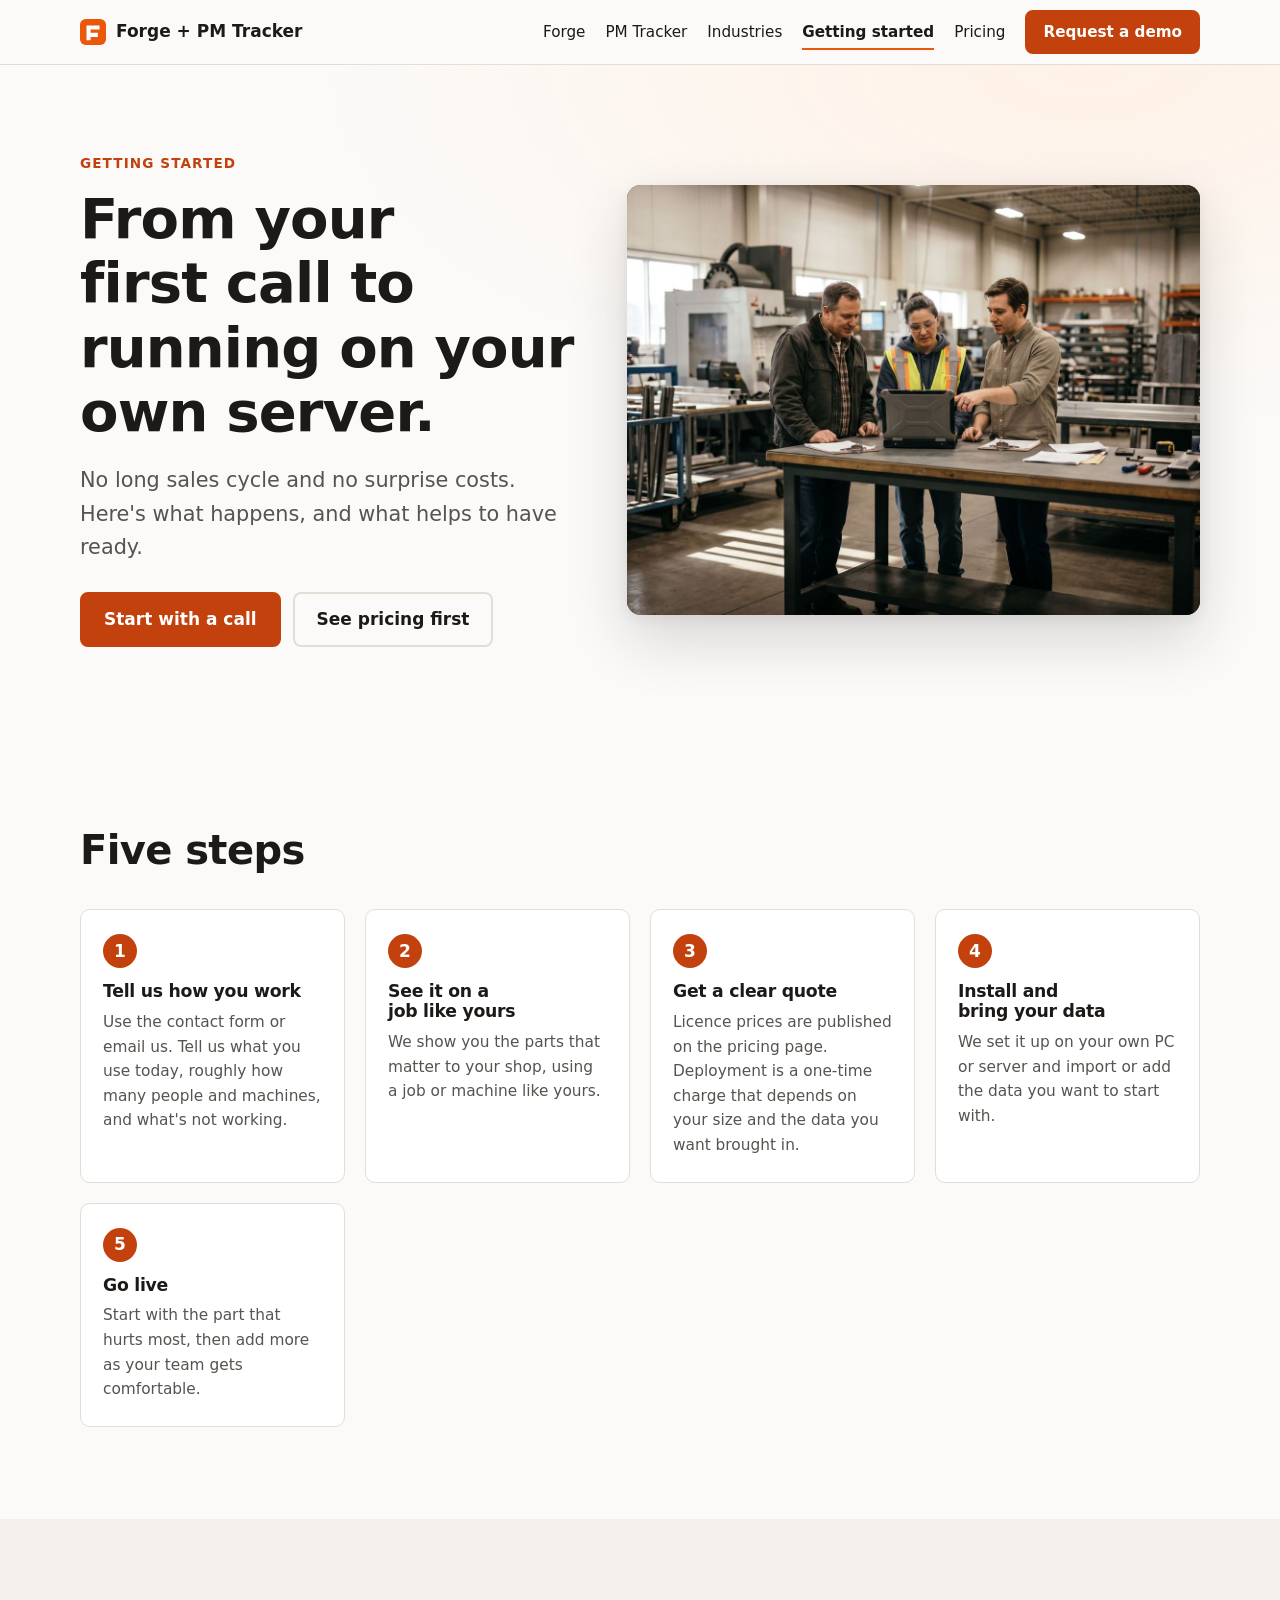
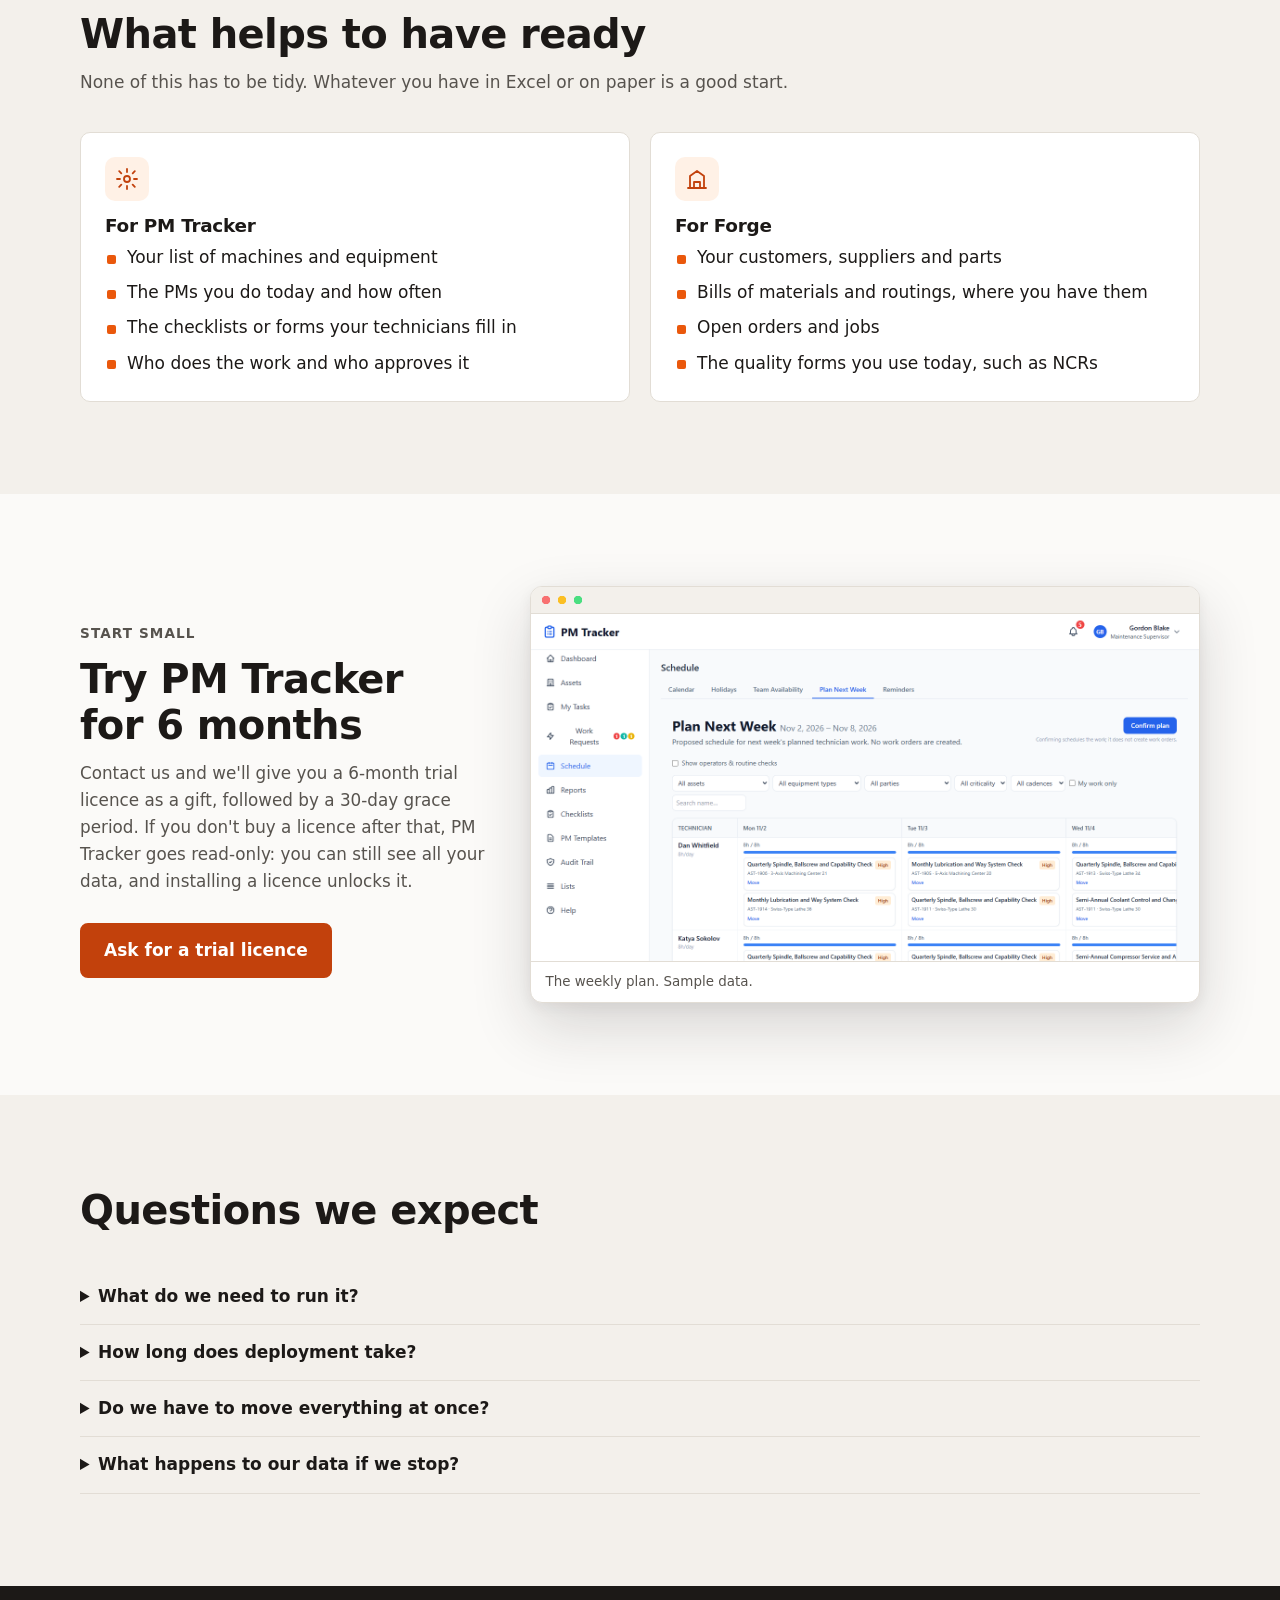
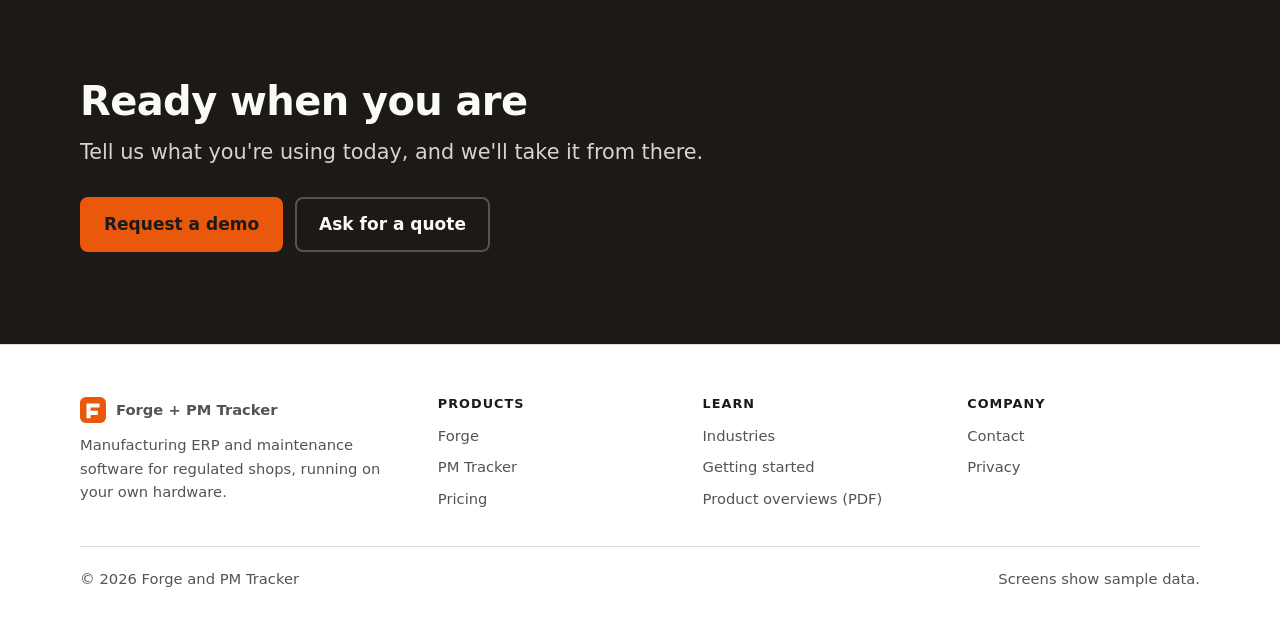
<file: getting-started/index.html>
<!doctype html>
<html lang="en">
<head>
<meta charset="utf-8">
<meta name="viewport" content="width=device-width, initial-scale=1">
<meta name="robots" content="noindex"><!-- remove at launch -->
<title>Getting Started</title>
<meta name="description" content="What happens from your first call to running Forge or PM Tracker on your own server.">
<link rel="icon" href="../assets/mark.svg" type="image/svg+xml">
<link rel="stylesheet" href="../assets/site.css?v=20261109a">
<script>document.documentElement.classList.add("js")</script>
</head>
<body>
<a class="skip" href="#main">Skip to content</a>
<header class="site-head"><div class="wrap">
  <a class="brand" href="../"><img src="../assets/mark.svg" alt="">Forge + PM Tracker</a>
  <button class="menu-toggle" type="button" aria-expanded="false" aria-controls="main-nav">Menu</button>
  <nav class="nav" id="main-nav" aria-label="Main">
    <a href="../forge/">Forge</a>
    <a href="../pm-tracker/">PM Tracker</a>
    <a href="../industries/">Industries</a>
    <a href="./" aria-current="page">Getting started</a>
    <a href="../pricing/">Pricing</a>
    <a class="btn" href="../contact/">Request a demo</a>
  </nav>
</div></header>

<main id="main">
  <section class="hero hero-glow"><div class="wrap hero-split">
    <div>
    <p class="eyebrow">Getting started</p>
    <h1>From your first call to running on your own server.</h1>
    <p class="lede">No long sales cycle and no surprise costs. Here's what happens, and what helps to have ready.</p>
    <div class="cta-row">
      <a class="btn" href="../contact/">Start with a call</a>
      <a class="btn ghost" href="../pricing/">See pricing first</a>
    </div>
    </div>
    <figure class="photo"><img src="../assets/img/getting-started.jpg" width="1200" height="896" alt="Three people at a shop-floor table looking at a laptop together."></figure>
  </div></section>

  <section><div class="wrap">
    <div class="section-head"><h2>Five steps</h2></div>
    <ol class="steps">
      <li><h3>Tell us how you work</h3><p>Use the contact form or email us. Tell us what you use today, roughly how many people and machines, and what's not working.</p></li>
      <li><h3>See it on a job like yours</h3><p>We show you the parts that matter to your shop, using a job or machine like yours.</p></li>
      <li><h3>Get a clear quote</h3><p>Licence prices are published on the pricing page. Deployment is a one-time charge that depends on your size and the data you want brought in.</p></li>
      <li><h3>Install and bring your data</h3><p>We set it up on your own PC or server and import or add the data you want to start with.</p></li>
      <li><h3>Go live</h3><p>Start with the part that hurts most, then add more as your team gets comfortable.</p></li>
    </ol>
  </div></section>

  <section class="alt"><div class="wrap">
    <div class="section-head"><h2>What helps to have ready</h2><p>None of this has to be tidy. Whatever you have in Excel or on paper is a good start.</p></div>
    <div class="grid two">
      <div class="card">
        <div class="icon"><svg viewBox="0 0 24 24"><circle cx="12" cy="12" r="3"/><path d="M12 2v3M12 19v3M4.2 4.2l2.1 2.1M17.7 17.7l2.1 2.1M2 12h3M19 12h3M4.2 19.8l2.1-2.1M17.7 6.3l2.1-2.1"/></svg></div>
        <h3>For PM Tracker</h3>
        <ul class="ticks">
          <li>Your list of machines and equipment</li>
          <li>The PMs you do today and how often</li>
          <li>The checklists or forms your technicians fill in</li>
          <li>Who does the work and who approves it</li>
        </ul>
      </div>
      <div class="card">
        <div class="icon"><svg viewBox="0 0 24 24"><path d="M3 21h18M5 21V9l7-5 7 5v12"/><path d="M9 21v-6h6v6"/></svg></div>
        <h3>For Forge</h3>
        <ul class="ticks">
          <li>Your customers, suppliers and parts</li>
          <li>Bills of materials and routings, where you have them</li>
          <li>Open orders and jobs</li>
          <li>The quality forms you use today, such as NCRs</li>
        </ul>
      </div>
    </div>
  </div></section>

  <section><div class="wrap">
    <div class="row">
      <div>
        <p class="eyebrow">Start small</p>
        <h2>Try PM Tracker for <span data-price="pm-free-months">6</span> months</h2>
        <p>Contact us and we'll give you a <span data-price="pm-free-months">6</span>-month trial licence as a gift, followed by a <span data-price="pm-grace-days">30</span>-day grace period. If you don't buy a licence after that, PM Tracker goes read-only: you can still see all your data, and installing a licence unlocks it.</p>
        <div class="cta-row"><a class="btn" href="../contact/?product=pm-tracker&amp;intent=trial">Ask for a trial licence</a></div>
      </div>
      <figure class="frame"><img src="../assets/img/pm-weekly-plan.png" width="1440" height="750" loading="lazy" alt="PM Tracker weekly plan of technicians by day."><figcaption>The weekly plan. Sample data.</figcaption></figure>
    </div>
  </div></section>

  <section class="alt"><div class="wrap">
    <div class="section-head"><h2>Questions we expect</h2></div>
    <details><summary>What do we need to run it?</summary><p>A PC or server on your own network. Forge installs with a Windows installer. We'll go through the details with you before you buy.</p></details>
    <details><summary>How long does deployment take?</summary><p>It depends on your size and how much data you want brought in. We'll tell you when we quote.</p></details>
    <details><summary>Do we have to move everything at once?</summary><p>No. Many shops start with one area, such as maintenance or scheduling, and add the rest later.</p></details>
    <details><summary>What happens to our data if we stop?</summary><p>It stays on your server. When a PM Tracker licence ends, the system goes read-only after the grace period, so you can still see everything.</p></details>
  </div></section>

  <section class="band"><div class="wrap">
    <h2>Ready when you are</h2>
    <p class="lede" style="margin-top:12px">Tell us what you're using today, and we'll take it from there.</p>
    <div class="cta-row">
      <a class="btn" href="../contact/">Request a demo</a>
      <a class="btn ghost" href="../contact/?intent=pricing">Ask for a quote</a>
    </div>
  </div></section>
</main>

<footer class="site-foot"><div class="wrap">
  <div class="foot-grid">
    <div><a class="brand" href="../"><img src="../assets/mark.svg" alt="">Forge + PM Tracker</a><p>Manufacturing ERP and maintenance software for regulated shops, running on your own hardware.</p></div>
    <div><h2>Products</h2><ul><li><a href="../forge/">Forge</a></li><li><a href="../pm-tracker/">PM Tracker</a></li><li><a href="../pricing/">Pricing</a></li></ul></div>
    <div><h2>Learn</h2><ul><li><a href="../industries/">Industries</a></li><li><a href="../getting-started/">Getting started</a></li><li><a href="../contact/?intent=overview&amp;product=both">Product overviews (PDF)</a></li></ul></div>
    <div><h2>Company</h2><ul><li><a href="../contact/">Contact</a></li><li><a href="../privacy/">Privacy</a></li></ul></div>
  </div>
  <div class="foot-base"><span>© 2026 Forge and PM Tracker</span><span>Screens show sample data.</span></div>
</div></footer>
<script src="../assets/site.js?v=20261109a"></script>
</body>
</html>
</file>
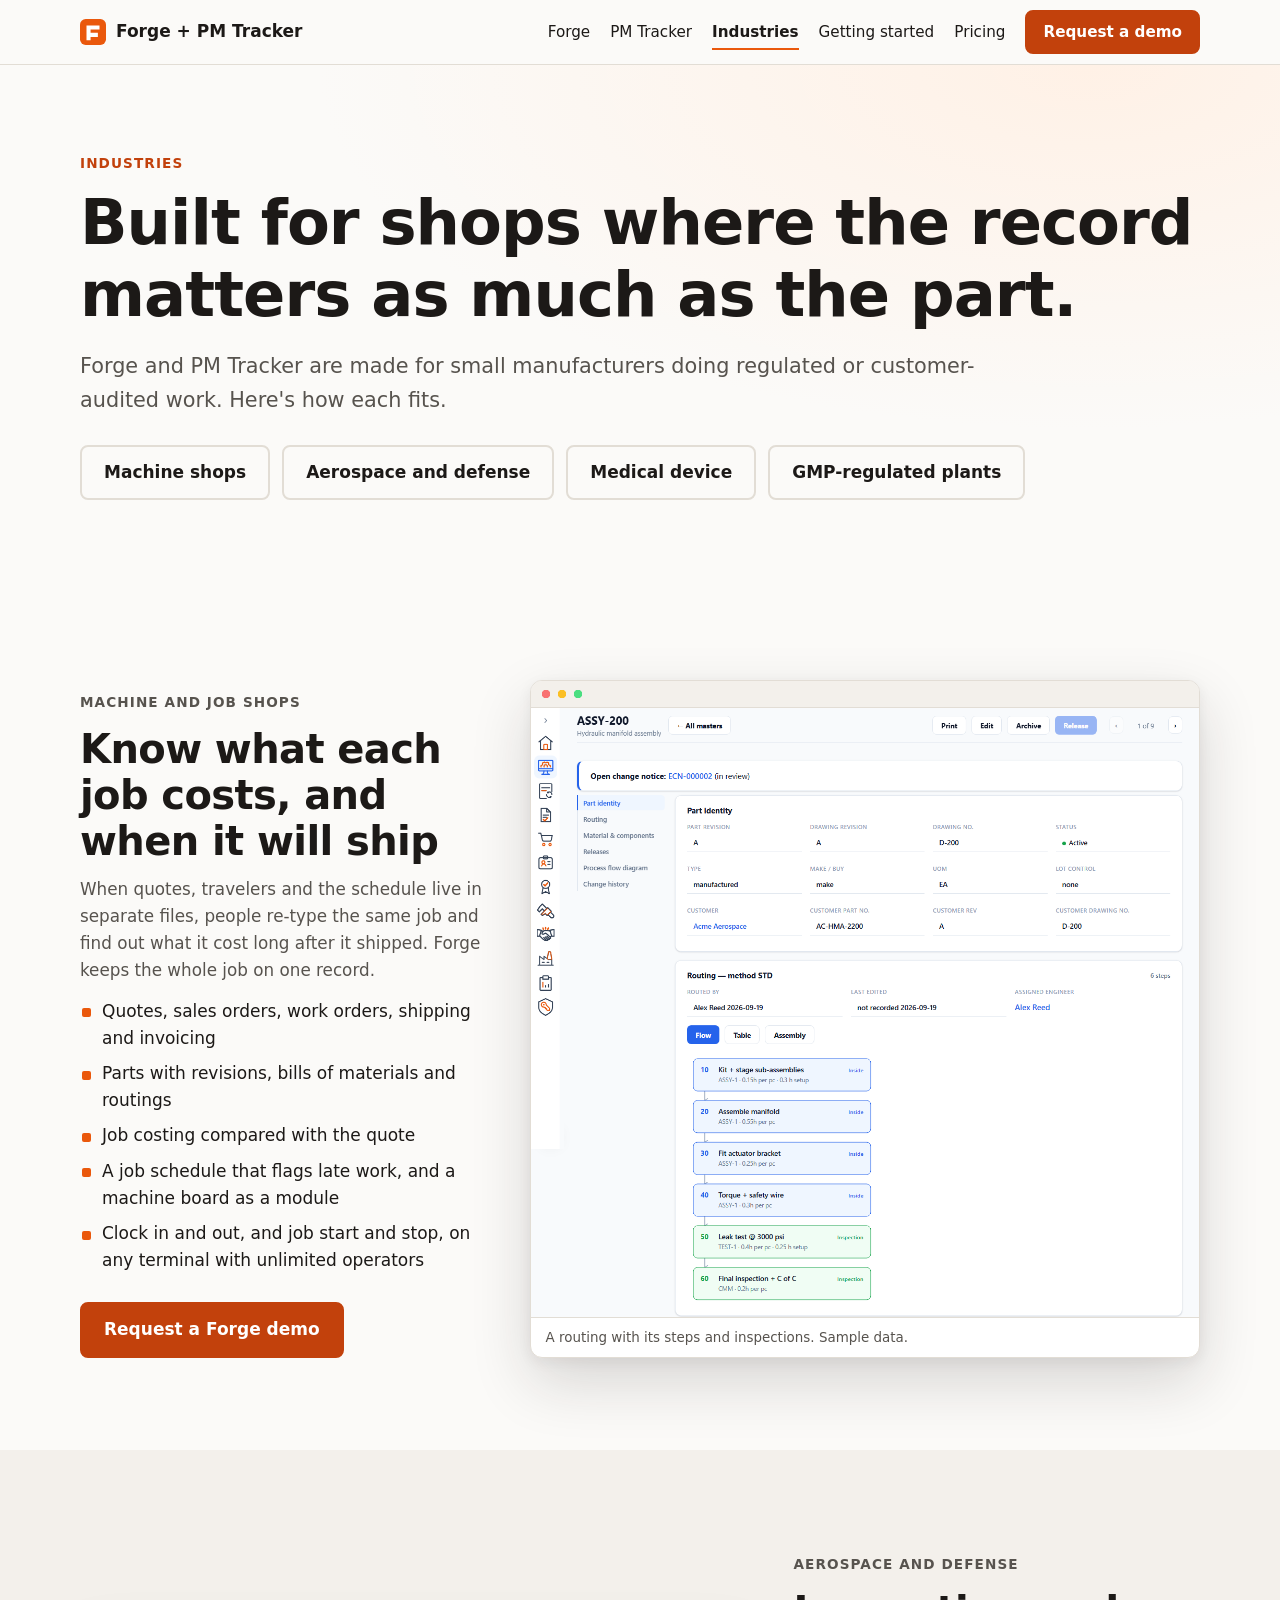
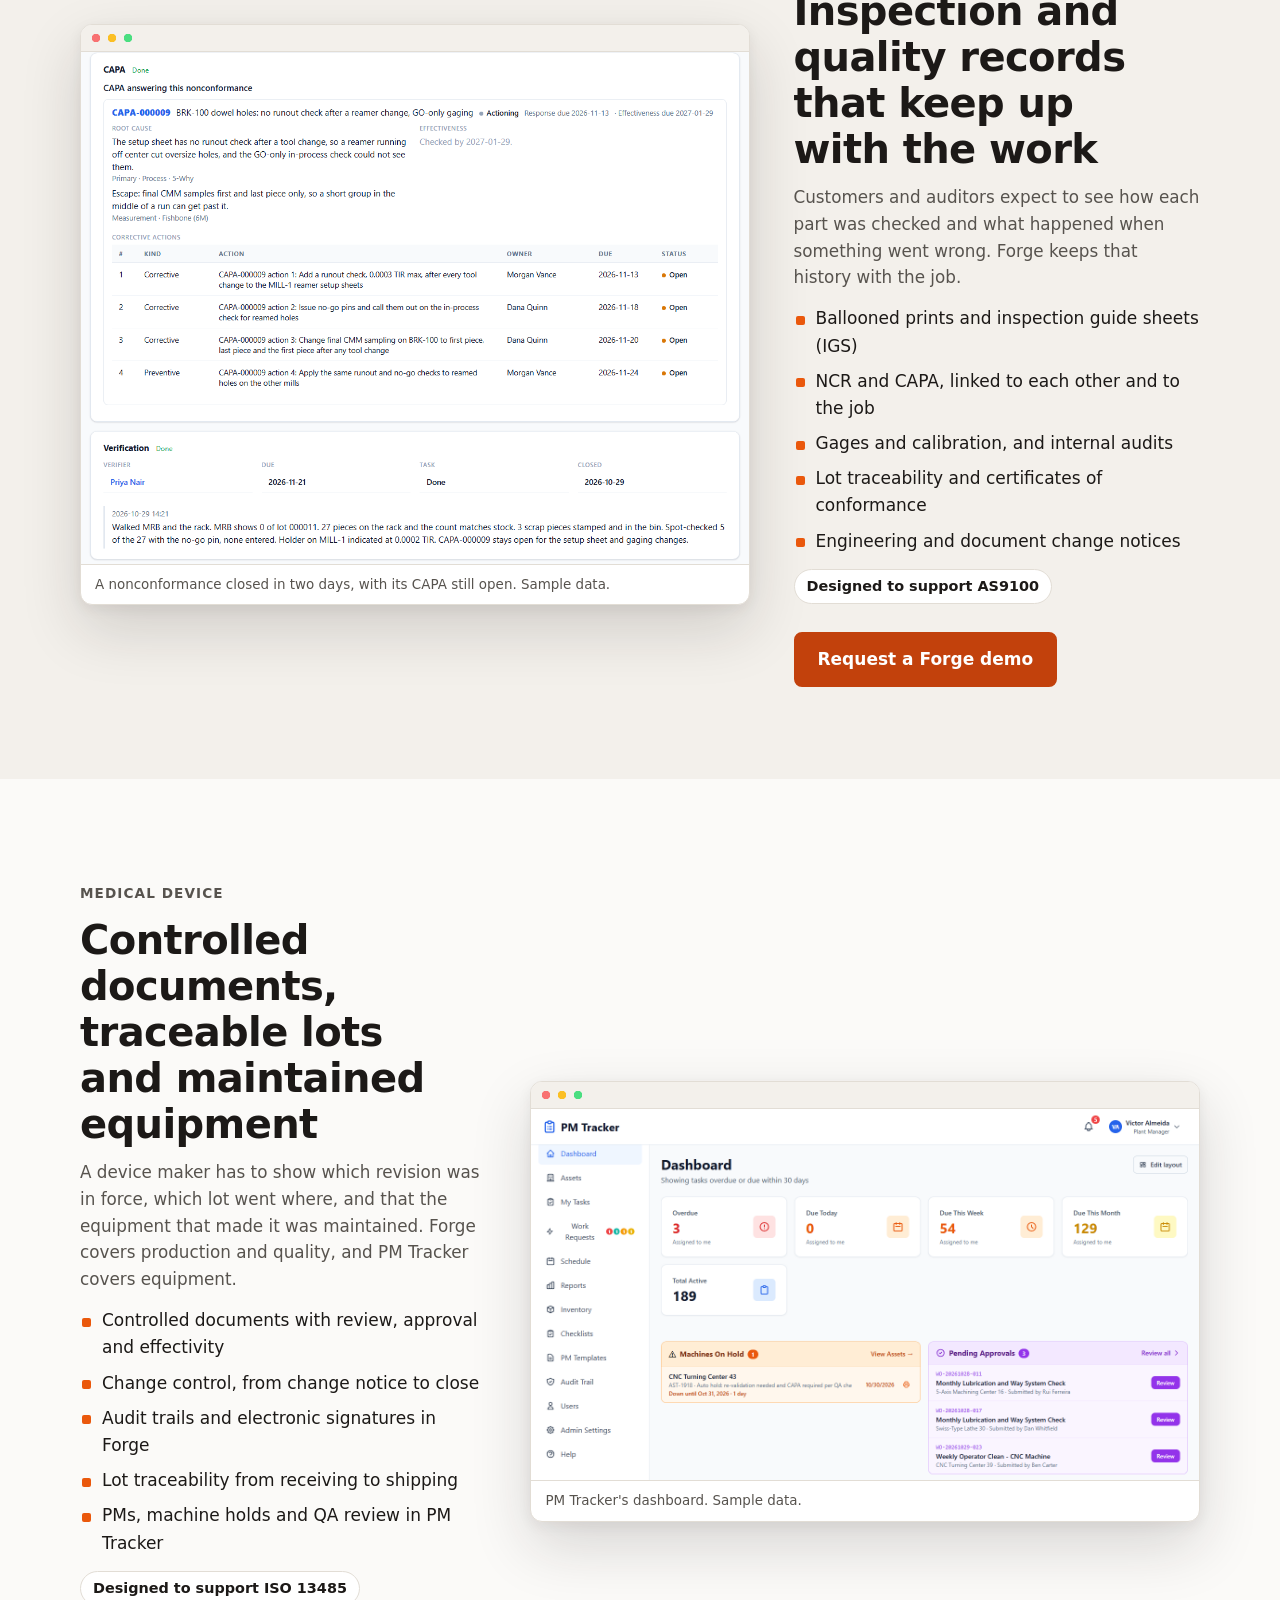
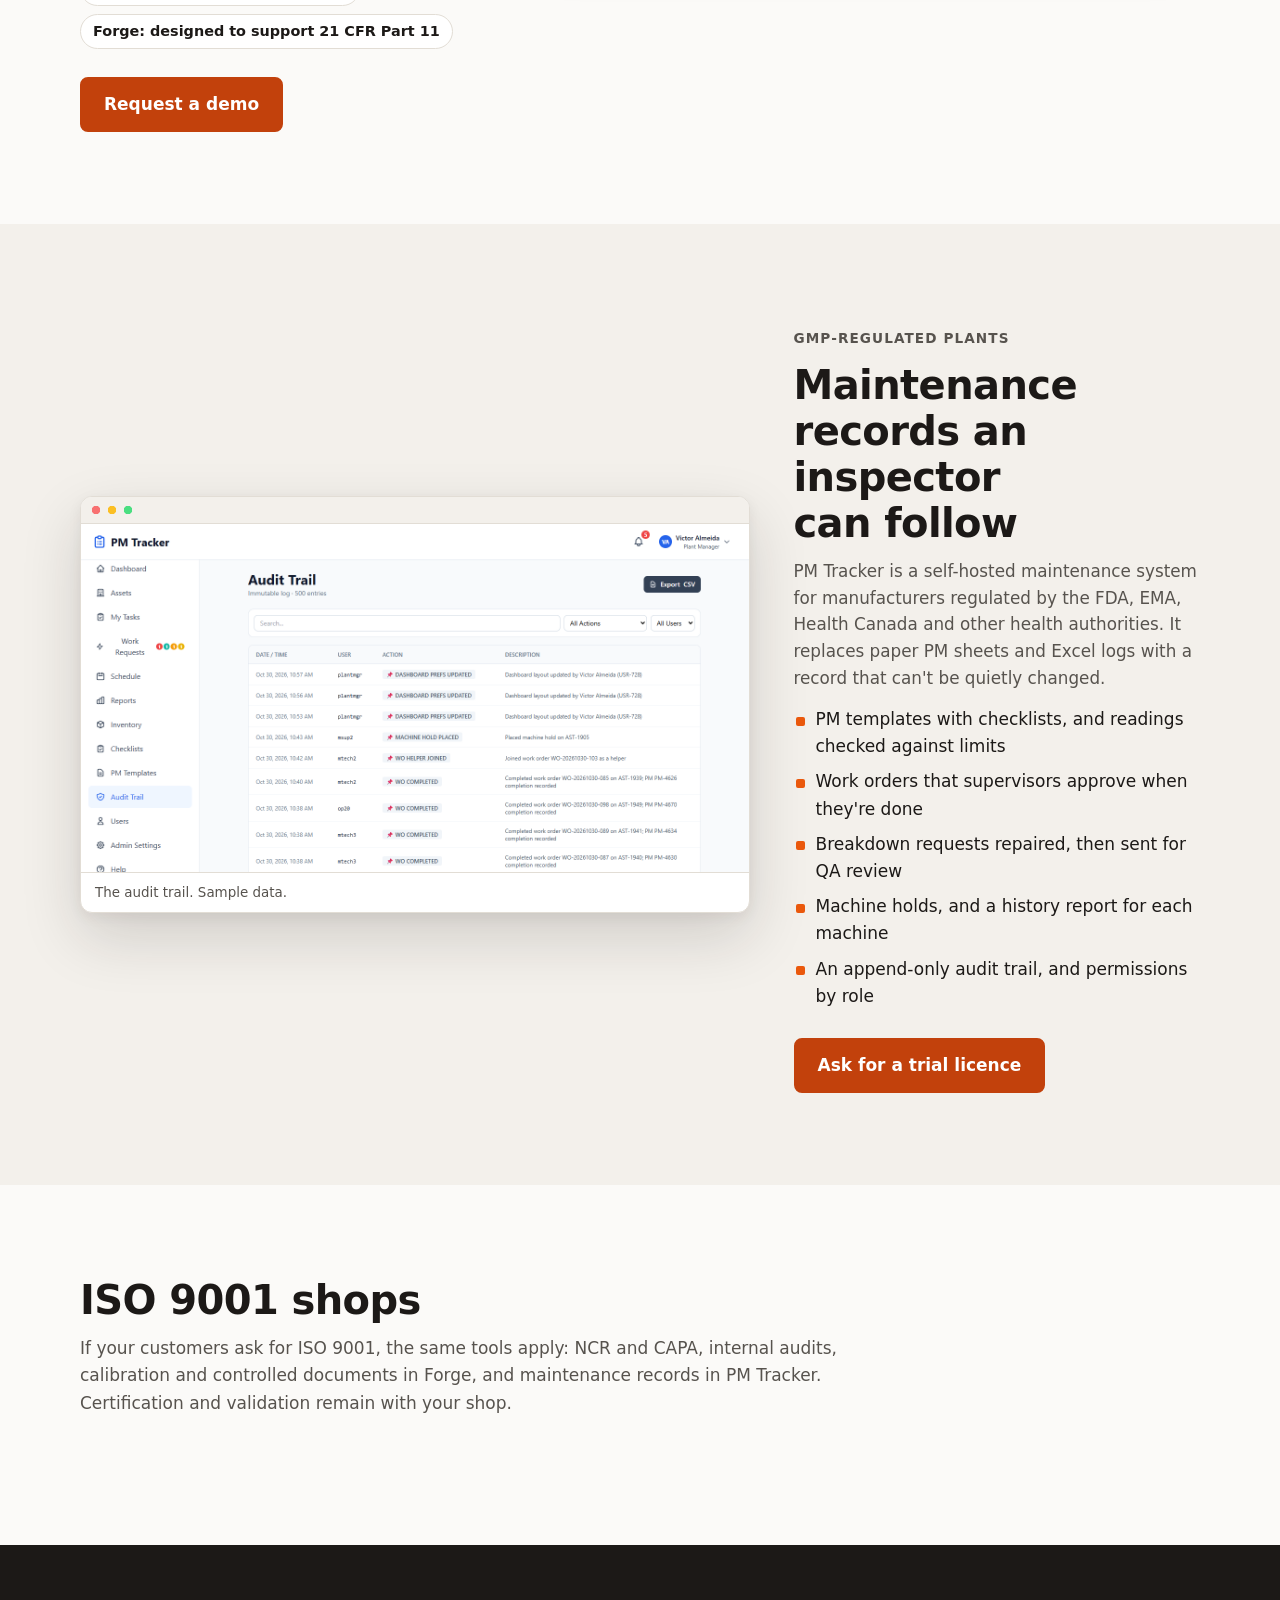
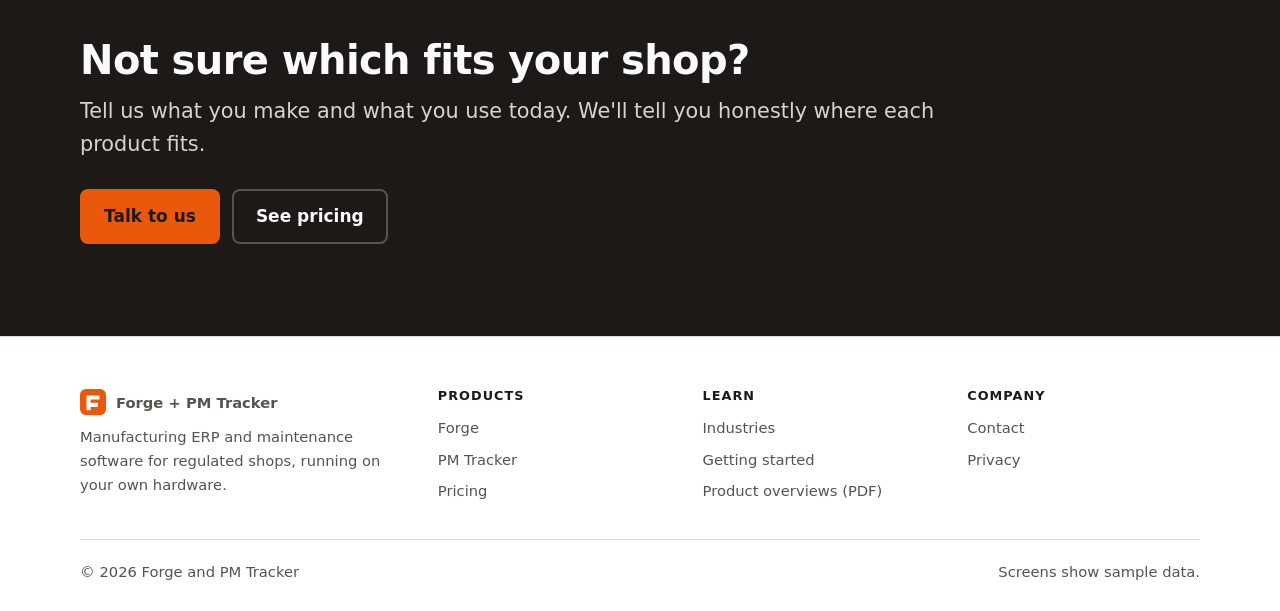
<file: industries/index.html>
<!doctype html>
<html lang="en">
<head>
<meta charset="utf-8">
<meta name="viewport" content="width=device-width, initial-scale=1">
<meta name="robots" content="noindex"><!-- remove at launch -->
<title>Industries We Serve</title>
<meta name="description" content="How Forge and PM Tracker fit machine shops, aerospace and defense, medical device makers and GMP-regulated plants.">
<link rel="icon" href="../assets/mark.svg" type="image/svg+xml">
<link rel="stylesheet" href="../assets/site.css?v=20261109a">
<script>document.documentElement.classList.add("js")</script>
</head>
<body>
<a class="skip" href="#main">Skip to content</a>
<header class="site-head"><div class="wrap">
  <a class="brand" href="../"><img src="../assets/mark.svg" alt="">Forge + PM Tracker</a>
  <button class="menu-toggle" type="button" aria-expanded="false" aria-controls="main-nav">Menu</button>
  <nav class="nav" id="main-nav" aria-label="Main">
    <a href="../forge/">Forge</a>
    <a href="../pm-tracker/">PM Tracker</a>
    <a href="./" aria-current="page">Industries</a>
    <a href="../getting-started/">Getting started</a>
    <a href="../pricing/">Pricing</a>
    <a class="btn" href="../contact/">Request a demo</a>
  </nav>
</div></header>

<main id="main">
  <section class="hero hero-glow"><div class="wrap">
    <p class="eyebrow">Industries</p>
    <h1>Built for shops where the record matters as much as the part.</h1>
    <p class="lede">Forge and PM Tracker are made for small manufacturers doing regulated or customer-audited work. Here's how each fits.</p>
    <div class="cta-row">
      <a class="btn ghost" href="#machine-shops">Machine shops</a>
      <a class="btn ghost" href="#aerospace">Aerospace and defense</a>
      <a class="btn ghost" href="#medical">Medical device</a>
      <a class="btn ghost" href="#regulated-plants">GMP-regulated plants</a>
    </div>
  </div></section>

  <section class="industry" id="machine-shops"><div class="wrap">
    <div class="row">
      <div>
        <p class="eyebrow">Machine and job shops</p>
        <h2>Know what each job costs, and when it will ship</h2>
        <p>When quotes, travelers and the schedule live in separate files, people re-type the same job and find out what it cost long after it shipped. Forge keeps the whole job on one record.</p>
        <ul class="ticks">
          <li>Quotes, sales orders, work orders, shipping and invoicing</li>
          <li>Parts with revisions, bills of materials and routings</li>
          <li>Job costing compared with the quote</li>
          <li>A job schedule that flags late work, and a machine board as a module</li>
          <li>Clock in and out, and job start and stop, on any terminal with unlimited operators</li>
        </ul>
        <div class="cta-row"><a class="btn" href="../contact/?product=forge">Request a Forge demo</a></div>
      </div>
      <figure class="frame"><img src="../assets/img/forge-routing.png" width="1280" height="1167" loading="lazy" alt="Forge routing for an assembly, showing its steps from kitting to final inspection."><figcaption>A routing with its steps and inspections. Sample data.</figcaption></figure>
    </div>
  </div></section>

  <section class="industry alt" id="aerospace"><div class="wrap">
    <div class="row flip">
      <div>
        <p class="eyebrow">Aerospace and defense</p>
        <h2>Inspection and quality records that keep up with the work</h2>
        <p>Customers and auditors expect to see how each part was checked and what happened when something went wrong. Forge keeps that history with the job.</p>
        <ul class="ticks">
          <li>Ballooned prints and inspection guide sheets (IGS)</li>
          <li>NCR and CAPA, linked to each other and to the job</li>
          <li>Gages and calibration, and internal audits</li>
          <li>Lot traceability and certificates of conformance</li>
          <li>Engineering and document change notices</li>
        </ul>
        <ul class="standards" aria-label="Standards"><li>Designed to support AS9100</li></ul>
        <div class="cta-row"><a class="btn" href="../contact/?product=forge">Request a Forge demo</a></div>
      </div>
      <figure class="frame"><img src="../assets/img/forge-ncr-capa.png" width="1164" height="893" loading="lazy" alt="Forge nonconformance with its linked CAPA and open actions."><figcaption>A nonconformance closed in two days, with its CAPA still open. Sample data.</figcaption></figure>
    </div>
  </div></section>

  <section class="industry" id="medical"><div class="wrap">
    <div class="row">
      <div>
        <p class="eyebrow">Medical device</p>
        <h2>Controlled documents, traceable lots and maintained equipment</h2>
        <p>A device maker has to show which revision was in force, which lot went where, and that the equipment that made it was maintained. Forge covers production and quality, and PM Tracker covers equipment.</p>
        <ul class="ticks">
          <li>Controlled documents with review, approval and effectivity</li>
          <li>Change control, from change notice to close</li>
          <li>Audit trails and electronic signatures in Forge</li>
          <li>Lot traceability from receiving to shipping</li>
          <li>PMs, machine holds and QA review in PM Tracker</li>
        </ul>
        <ul class="standards" aria-label="Standards"><li>Designed to support ISO 13485</li><li>Forge: designed to support 21 CFR Part 11</li></ul>
        <div class="cta-row"><a class="btn" href="../contact/?product=both">Request a demo</a></div>
      </div>
      <figure class="frame"><img src="../assets/img/pm-dashboard.png" width="1440" height="800" loading="lazy" alt="PM Tracker dashboard showing overdue tasks, machines on hold and work waiting for approval."><figcaption>PM Tracker's dashboard. Sample data.</figcaption></figure>
    </div>
  </div></section>

  <section class="industry alt" id="regulated-plants"><div class="wrap">
    <div class="row flip">
      <div>
        <p class="eyebrow">GMP-regulated plants</p>
        <h2>Maintenance records an inspector can follow</h2>
        <p>PM Tracker is a self-hosted maintenance system for manufacturers regulated by the FDA, EMA, Health Canada and other health authorities. It replaces paper PM sheets and Excel logs with a record that can't be quietly changed.</p>
        <ul class="ticks">
          <li>PM templates with checklists, and readings checked against limits</li>
          <li>Work orders that supervisors approve when they're done</li>
          <li>Breakdown requests repaired, then sent for QA review</li>
          <li>Machine holds, and a history report for each machine</li>
          <li>An append-only audit trail, and permissions by role</li>
        </ul>
        <div class="cta-row"><a class="btn" href="../contact/?product=pm-tracker&amp;intent=trial">Ask for a trial licence</a></div>
      </div>
      <figure class="frame"><img src="../assets/img/pm-audit.png" width="1440" height="750" loading="lazy" alt="PM Tracker audit trail listing the date, user, action and description of each change."><figcaption>The audit trail. Sample data.</figcaption></figure>
    </div>
  </div></section>

  <section><div class="wrap">
    <div class="section-head"><h2>ISO 9001 shops</h2><p>If your customers ask for ISO 9001, the same tools apply: NCR and CAPA, internal audits, calibration and controlled documents in Forge, and maintenance records in PM Tracker. Certification and validation remain with your shop.</p></div>
  </div></section>

  <section class="band"><div class="wrap">
    <h2>Not sure which fits your shop?</h2>
    <p class="lede" style="margin-top:12px">Tell us what you make and what you use today. We'll tell you honestly where each product fits.</p>
    <div class="cta-row">
      <a class="btn" href="../contact/?product=not-sure">Talk to us</a>
      <a class="btn ghost" href="../pricing/">See pricing</a>
    </div>
  </div></section>
</main>

<footer class="site-foot"><div class="wrap">
  <div class="foot-grid">
    <div><a class="brand" href="../"><img src="../assets/mark.svg" alt="">Forge + PM Tracker</a><p>Manufacturing ERP and maintenance software for regulated shops, running on your own hardware.</p></div>
    <div><h2>Products</h2><ul><li><a href="../forge/">Forge</a></li><li><a href="../pm-tracker/">PM Tracker</a></li><li><a href="../pricing/">Pricing</a></li></ul></div>
    <div><h2>Learn</h2><ul><li><a href="../industries/">Industries</a></li><li><a href="../getting-started/">Getting started</a></li><li><a href="../contact/?intent=overview&amp;product=both">Product overviews (PDF)</a></li></ul></div>
    <div><h2>Company</h2><ul><li><a href="../contact/">Contact</a></li><li><a href="../privacy/">Privacy</a></li></ul></div>
  </div>
  <div class="foot-base"><span>© 2026 Forge and PM Tracker</span><span>Screens show sample data.</span></div>
</div></footer>
<script src="../assets/site.js?v=20261109a"></script>
</body>
</html>
</file>
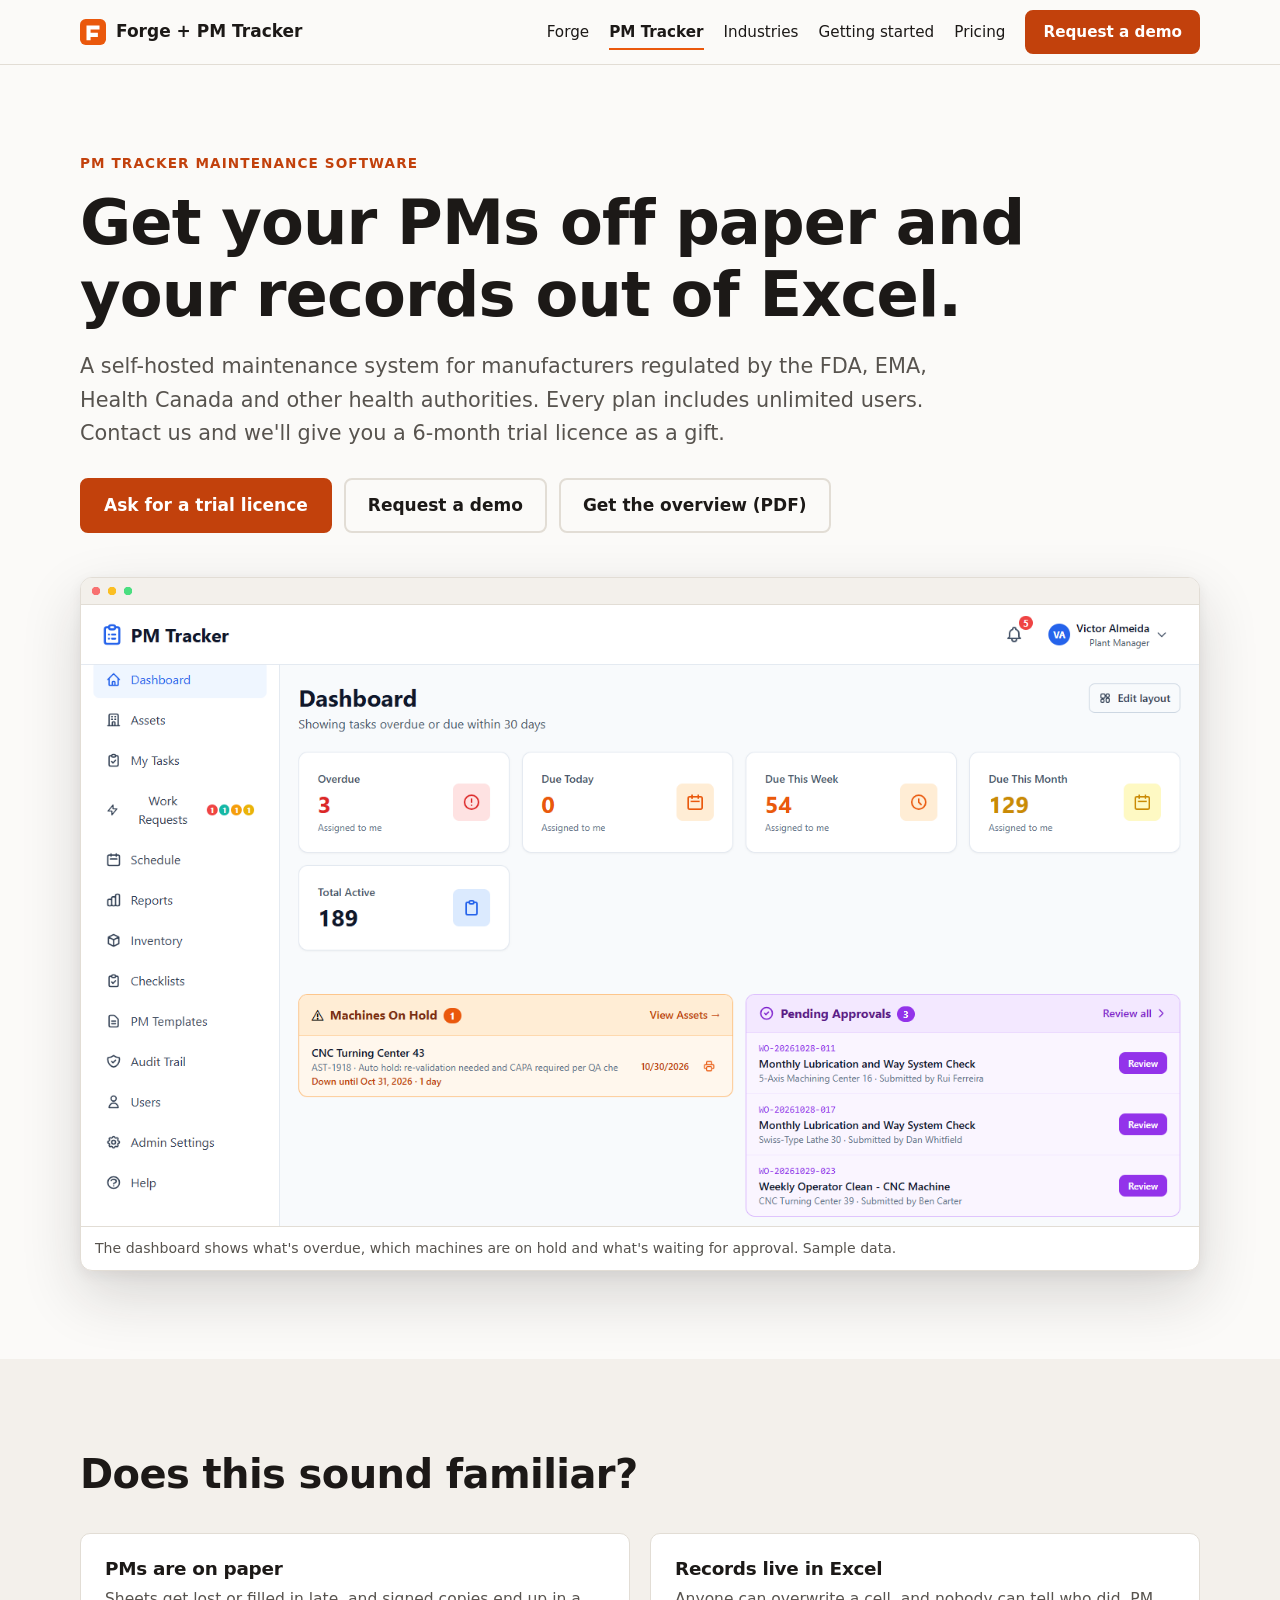
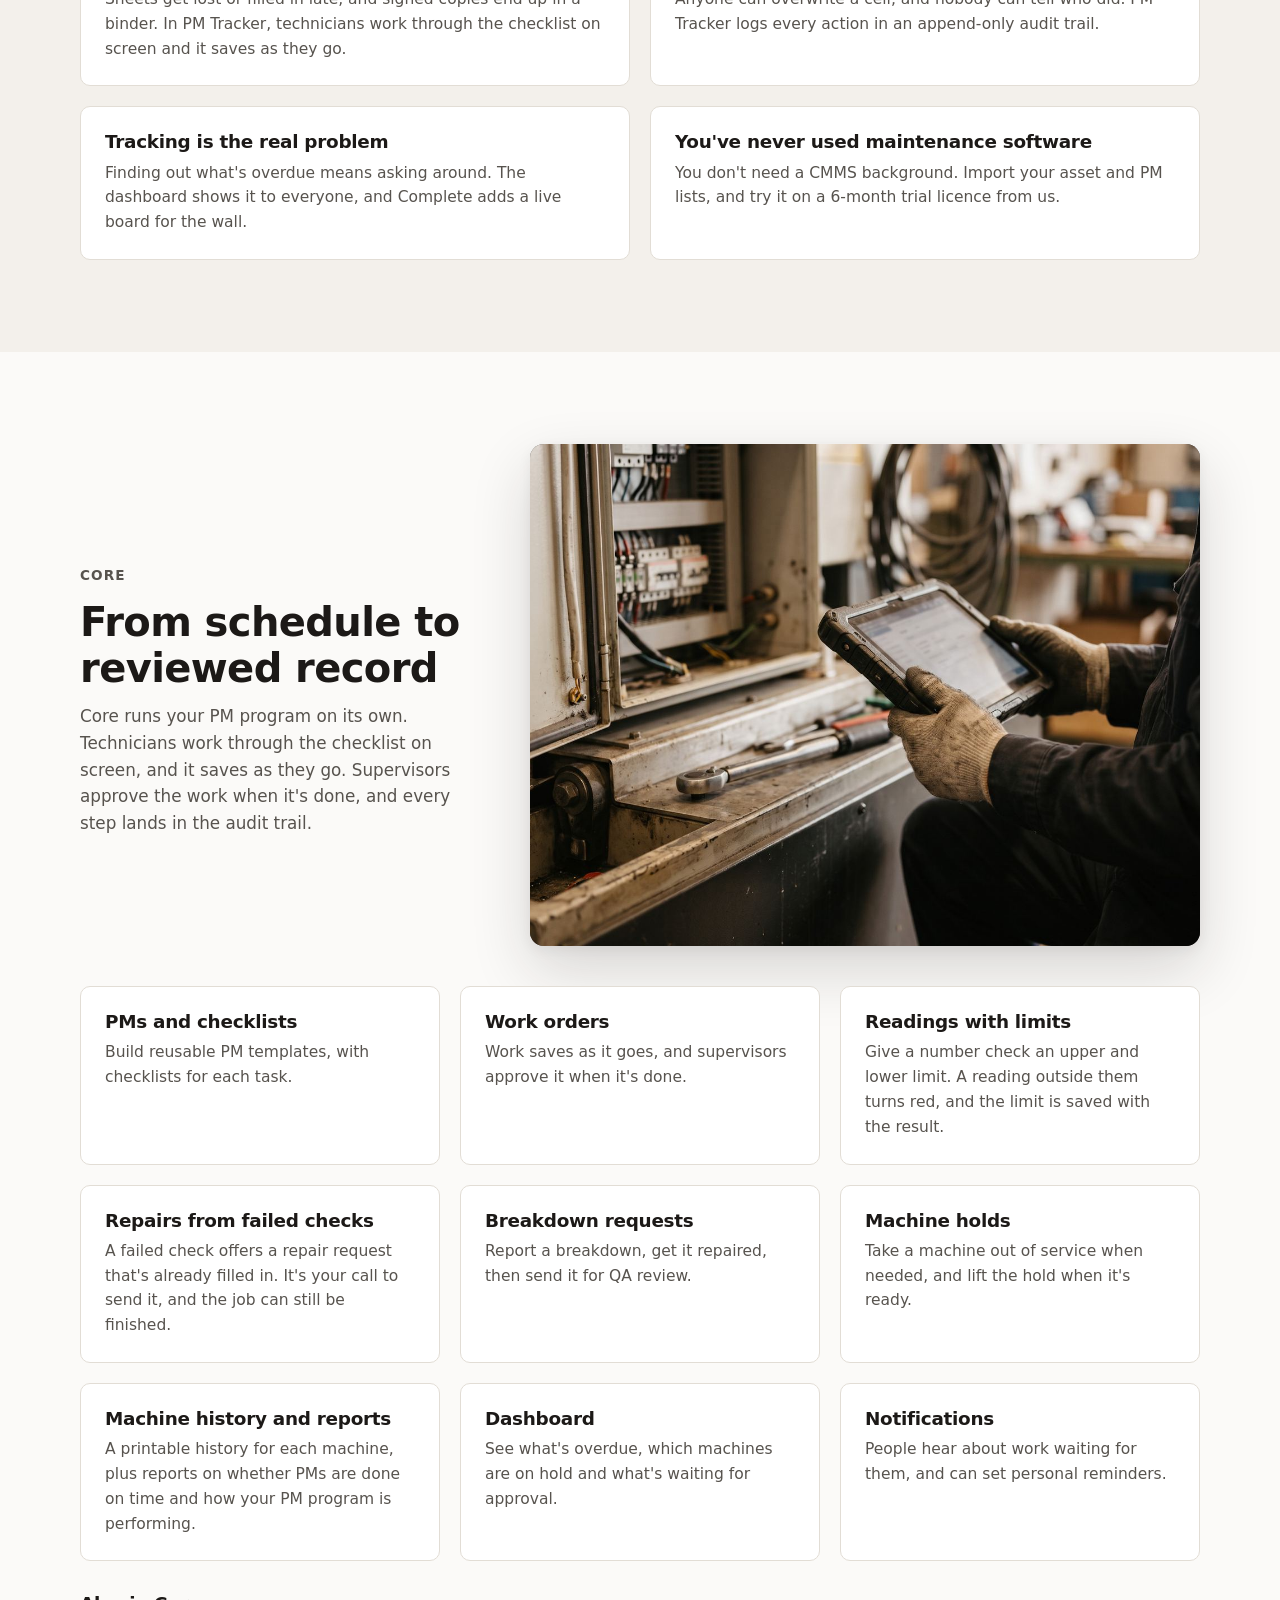
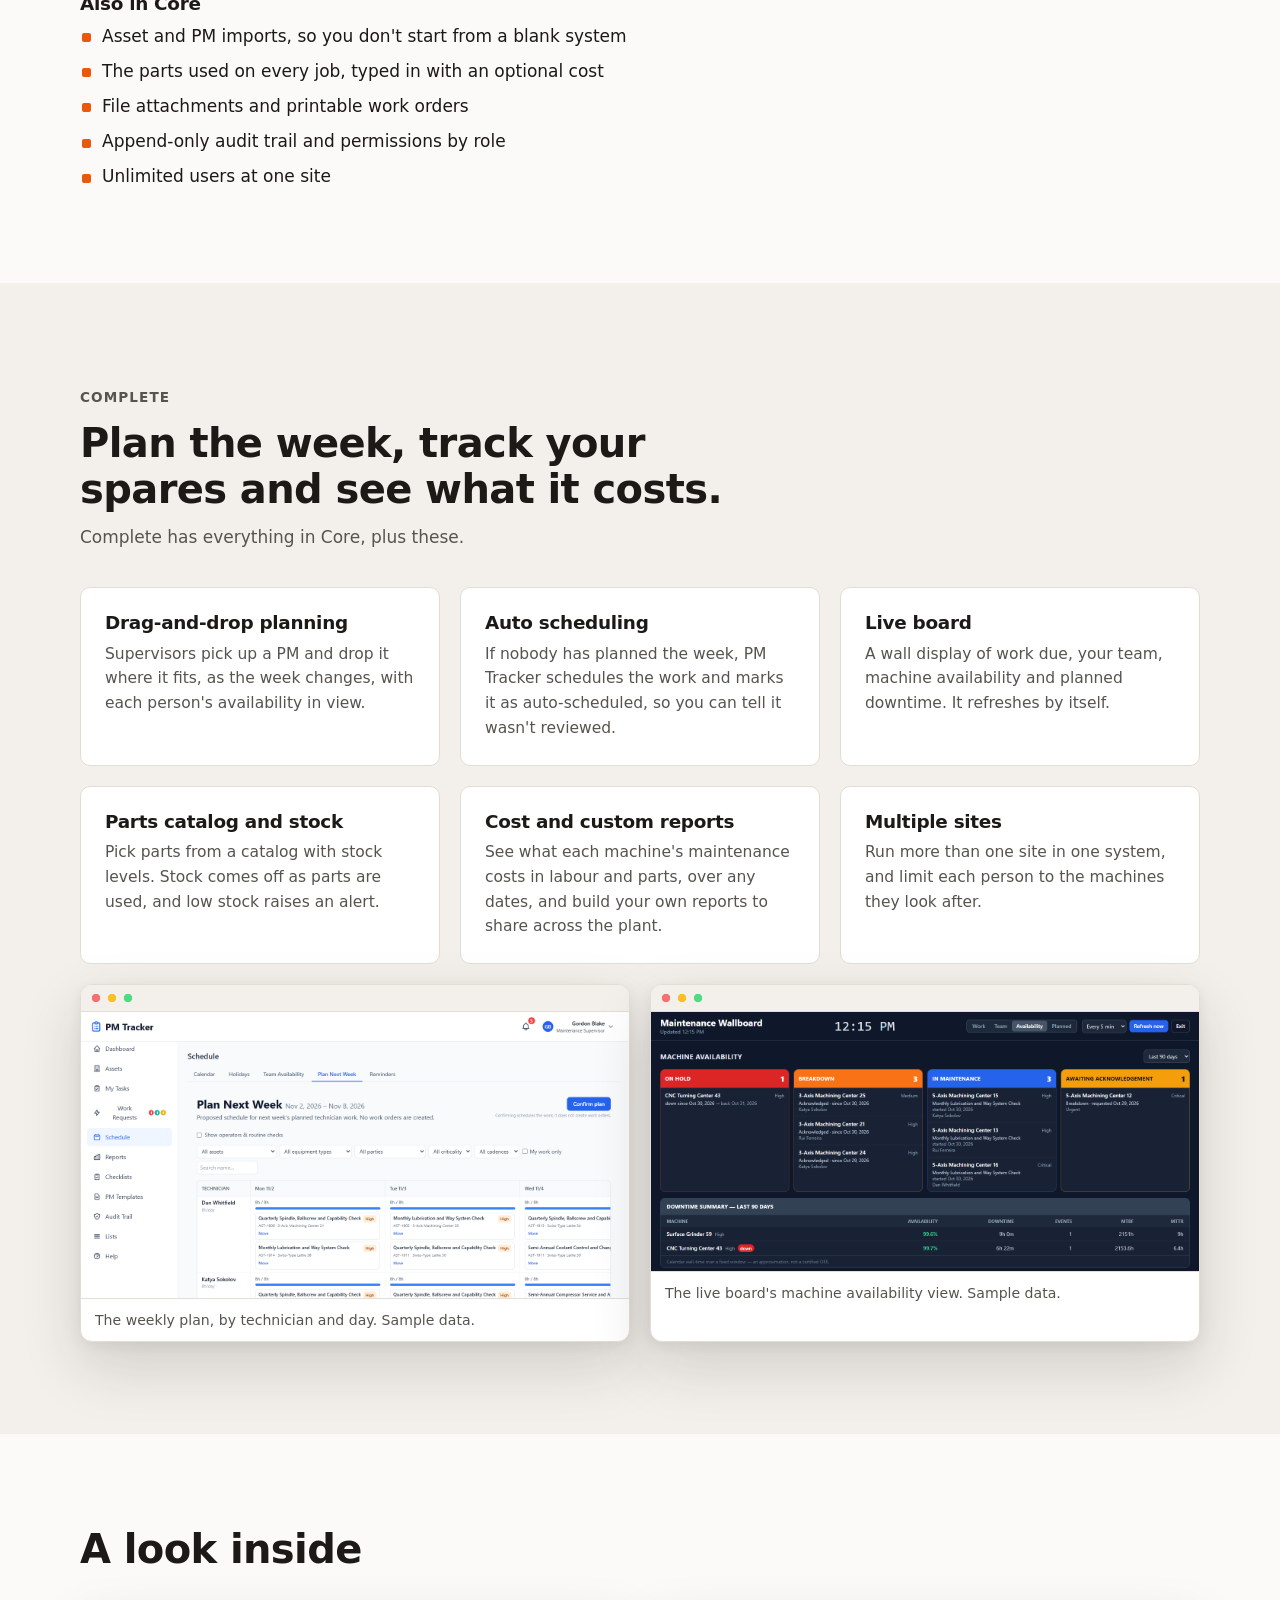
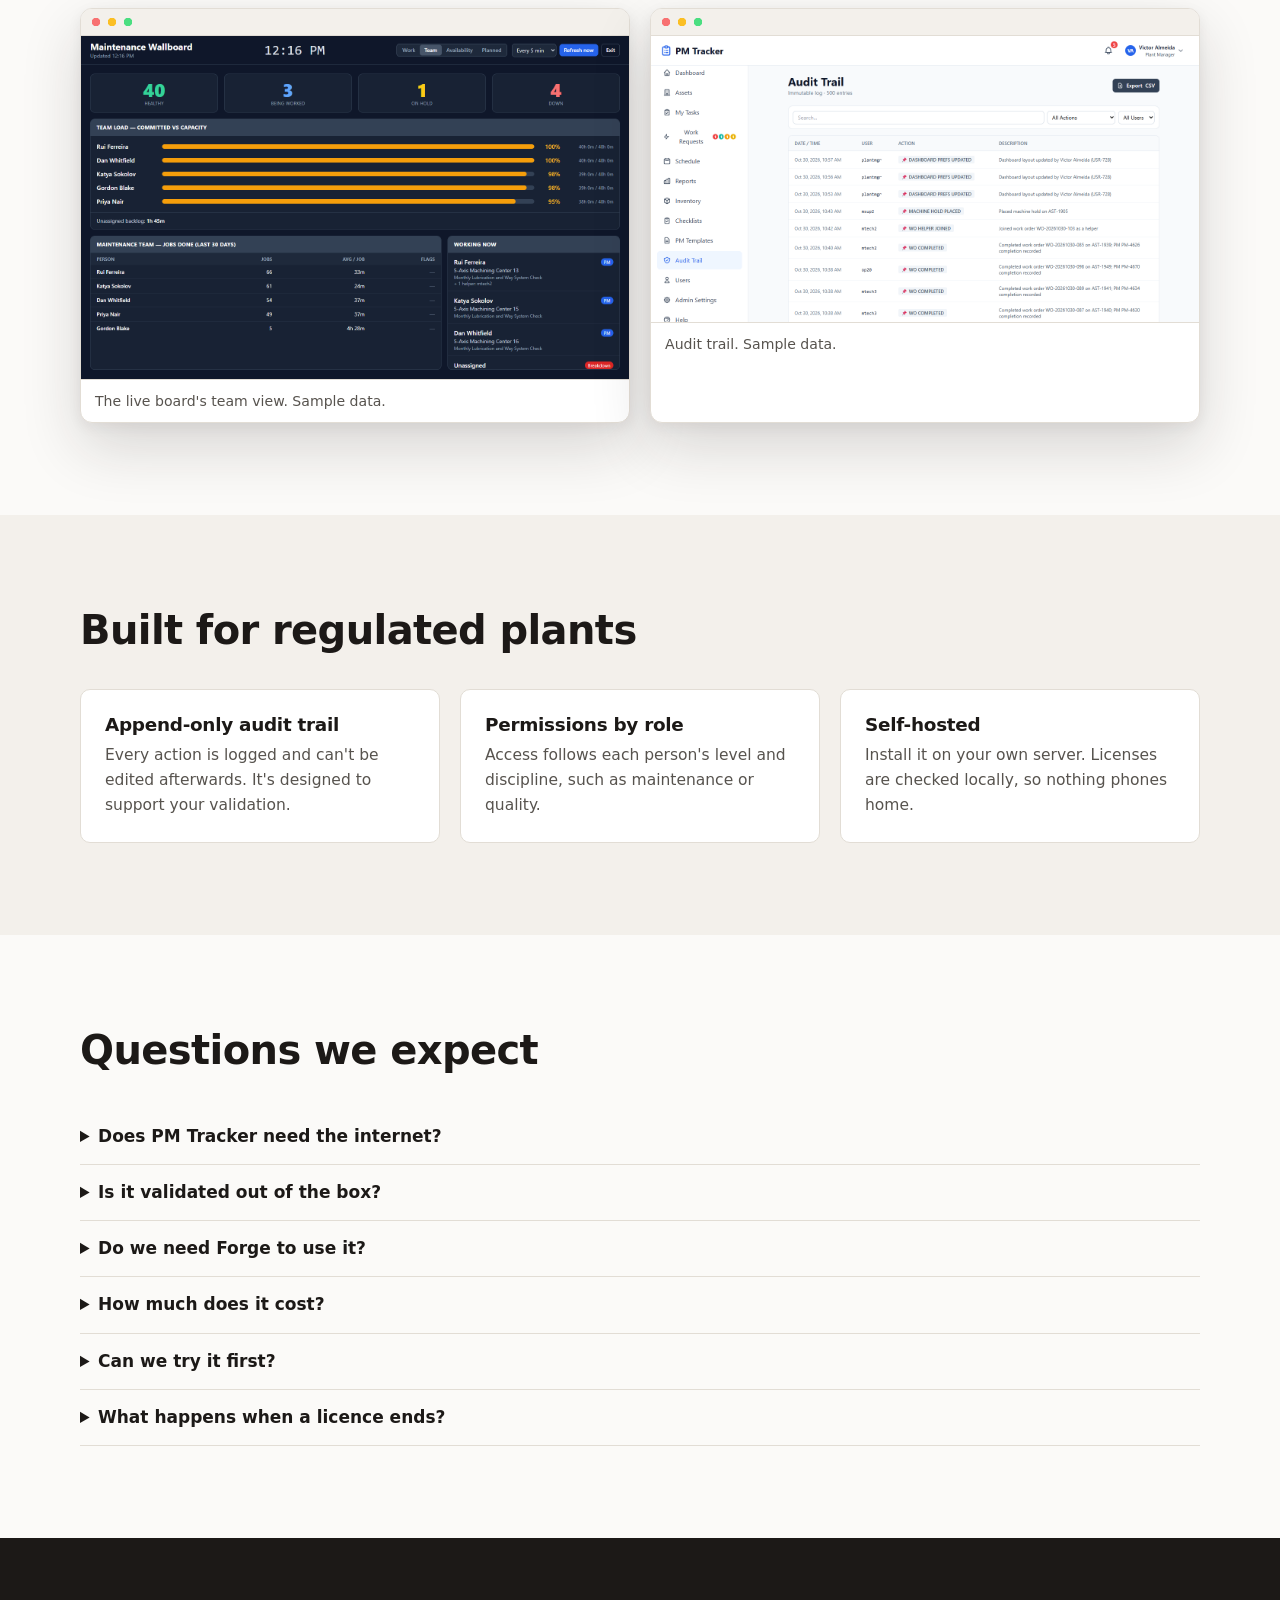
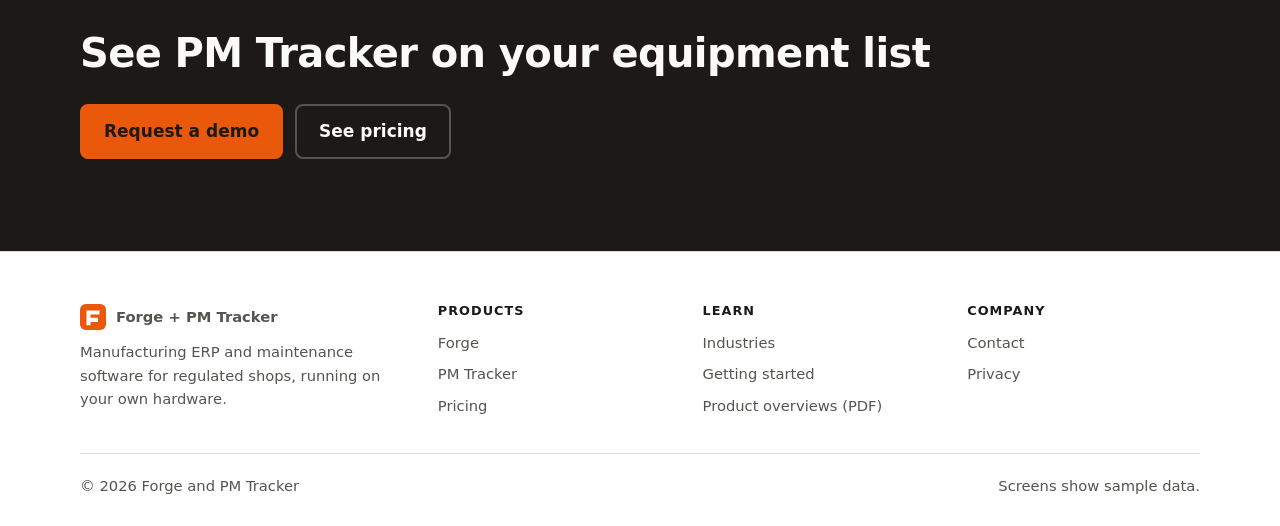
<file: pm-tracker/index.html>
<!doctype html>
<html lang="en">
<head>
<meta charset="utf-8">
<meta name="viewport" content="width=device-width, initial-scale=1">
<meta name="robots" content="noindex"><!-- remove at launch -->
<title>PM Tracker Maintenance Software</title>
<meta name="description" content="Move your PMs off paper and your records out of Excel. PM Tracker is a self-hosted maintenance system for regulated manufacturers.">
<link rel="icon" href="../assets/mark.svg" type="image/svg+xml">
<link rel="stylesheet" href="../assets/site.css?v=20261109a">
<script>document.documentElement.classList.add("js")</script>
</head>
<body>
<a class="skip" href="#main">Skip to content</a>
<header class="site-head"><div class="wrap">
  <a class="brand" href="../"><img src="../assets/mark.svg" alt="">Forge + PM Tracker</a>
  <button class="menu-toggle" type="button" aria-expanded="false" aria-controls="main-nav">Menu</button>
  <nav class="nav" id="main-nav" aria-label="Main">
    <a href="../forge/">Forge</a>
    <a href="./" aria-current="page">PM Tracker</a>
    <a href="../industries/">Industries</a>
    <a href="../getting-started/">Getting started</a>
    <a href="../pricing/">Pricing</a>
    <a class="btn" href="../contact/">Request a demo</a>
  </nav>
</div></header>

<main id="main">
  <section class="hero"><div class="wrap">
    <p class="eyebrow">PM Tracker maintenance software</p>
    <h1>Get your PMs off paper and your records out of Excel.</h1>
    <p class="lede">A self-hosted maintenance system for manufacturers regulated by the FDA, EMA, Health Canada and other health authorities. Every plan includes unlimited users. Contact us and we'll give you a <span data-price="pm-free-months">6</span>-month trial licence as a gift.</p>
    <div class="cta-row">
      <a class="btn" href="../contact/?product=pm-tracker&amp;intent=trial">Ask for a trial licence</a>
      <a class="btn ghost" href="../contact/?product=pm-tracker">Request a demo</a>
      <a class="btn ghost" href="../contact/?product=pm-tracker&amp;intent=overview">Get the overview (PDF)</a>
    </div>
    <figure class="shot hero-shot">
      <img src="../assets/img/pm-dashboard.png" width="1440" height="800" alt="PM Tracker dashboard showing overdue and upcoming tasks, machines on hold and work waiting for approval.">
      <figcaption>The dashboard shows what's overdue, which machines are on hold and what's waiting for approval. Sample data.</figcaption>
    </figure>
  </div></section>

  <section class="alt"><div class="wrap">
    <div class="section-head"><h2>Does this sound familiar?</h2></div>
    <div class="grid two">
      <div class="card"><h3>PMs are on paper</h3><p>Sheets get lost or filled in late, and signed copies end up in a binder. In PM Tracker, technicians work through the checklist on screen and it saves as they go.</p></div>
      <div class="card"><h3>Records live in Excel</h3><p>Anyone can overwrite a cell, and nobody can tell who did. PM Tracker logs every action in an append-only audit trail.</p></div>
      <div class="card"><h3>Tracking is the real problem</h3><p>Finding out what's overdue means asking around. The dashboard shows it to everyone, and Complete adds a live board for the wall.</p></div>
      <div class="card"><h3>You've never used maintenance software</h3><p>You don't need a CMMS background. Import your asset and PM lists, and try it on a <span data-price="pm-free-months">6</span>-month trial licence from us.</p></div>
    </div>
  </div></section>

  <section><div class="wrap">
    <div class="row">
      <div>
        <p class="eyebrow">Core</p>
        <h2>From schedule to reviewed record</h2>
        <p>Core runs your PM program on its own. Technicians work through the checklist on screen, and it saves as they go. Supervisors approve the work when it's done, and every step lands in the audit trail.</p>
      </div>
      <figure class="photo"><img src="../assets/img/pm-technician.jpg" width="1200" height="896" loading="lazy" alt="A maintenance technician in gloves holding a tablet beside a machine's open control panel."></figure>
    </div>
    <div class="grid three" style="margin-top:40px">
      <div class="card"><h3>PMs and checklists</h3><p>Build reusable PM templates, with checklists for each task.</p></div>
      <div class="card"><h3>Work orders</h3><p>Work saves as it goes, and supervisors approve it when it's done.</p></div>
      <div class="card"><h3>Readings with limits</h3><p>Give a number check an upper and lower limit. A reading outside them turns red, and the limit is saved with the result.</p></div>
      <div class="card"><h3>Repairs from failed checks</h3><p>A failed check offers a repair request that's already filled in. It's your call to send it, and the job can still be finished.</p></div>
      <div class="card"><h3>Breakdown requests</h3><p>Report a breakdown, get it repaired, then send it for QA review.</p></div>
      <div class="card"><h3>Machine holds</h3><p>Take a machine out of service when needed, and lift the hold when it's ready.</p></div>
      <div class="card"><h3>Machine history and reports</h3><p>A printable history for each machine, plus reports on whether PMs are done on time and how your PM program is performing.</p></div>
      <div class="card"><h3>Dashboard</h3><p>See what's overdue, which machines are on hold and what's waiting for approval.</p></div>
      <div class="card"><h3>Notifications</h3><p>People hear about work waiting for them, and can set personal reminders.</p></div>
    </div>
    <h3 style="margin-top:32px">Also in Core</h3>
    <ul class="ticks">
      <li>Asset and PM imports, so you don't start from a blank system</li>
      <li>The parts used on every job, typed in with an optional cost</li>
      <li>File attachments and printable work orders</li>
      <li>Append-only audit trail and permissions by role</li>
      <li>Unlimited users at one site</li>
    </ul>
  </div></section>

  <section class="alt"><div class="wrap">
    <div class="section-head"><p class="eyebrow">Complete</p><h2>Plan the week, track your spares and see what it costs.</h2><p>Complete has everything in Core, plus these.</p></div>
    <div class="grid three">
      <div class="card"><h3>Drag-and-drop planning</h3><p>Supervisors pick up a PM and drop it where it fits, as the week changes, with each person's availability in view.</p></div>
      <div class="card"><h3>Auto scheduling</h3><p>If nobody has planned the week, PM Tracker schedules the work and marks it as auto-scheduled, so you can tell it wasn't reviewed.</p></div>
      <div class="card"><h3>Live board</h3><p>A wall display of work due, your team, machine availability and planned downtime. It refreshes by itself.</p></div>
      <div class="card"><h3>Parts catalog and stock</h3><p>Pick parts from a catalog with stock levels. Stock comes off as parts are used, and low stock raises an alert.</p></div>
      <div class="card"><h3>Cost and custom reports</h3><p>See what each machine's maintenance costs in labour and parts, over any dates, and build your own reports to share across the plant.</p></div>
      <div class="card"><h3>Multiple sites</h3><p>Run more than one site in one system, and limit each person to the machines they look after.</p></div>
    </div>
    <div class="grid two" style="margin-top:20px">
      <figure class="shot">
        <img src="../assets/img/pm-weekly-plan.png" width="1440" height="750" loading="lazy" alt="PM Tracker Plan Next Week grid of technicians by day, with PM cards that can be moved and a Confirm plan button.">
        <figcaption>The weekly plan, by technician and day. Sample data.</figcaption>
      </figure>
      <figure class="shot">
        <img src="../assets/img/pm-live-board.png" width="1440" height="680" loading="lazy" alt="PM Tracker live board showing machines on hold, in breakdown, in maintenance and awaiting acknowledgement, with a downtime summary.">
        <figcaption>The live board's machine availability view. Sample data.</figcaption>
      </figure>
    </div>
  </div></section>

  <!-- VIDEO: add the PM Tracker demo video here when it's ready. -->

  <section><div class="wrap">
    <div class="section-head"><h2>A look inside</h2></div>
    <div class="grid two" id="pm-shots">
      <figure class="shot">
        <img src="../assets/img/pm-live-board-team.png" width="1440" height="900" loading="lazy" alt="PM Tracker live board team view showing machine status counts, team load, jobs done in the last 30 days and who is working now.">
        <figcaption>The live board's team view. Sample data.</figcaption>
      </figure>
      <figure class="shot">
        <img src="../assets/img/pm-audit.png" width="1440" height="750" loading="lazy" alt="PM Tracker audit trail listing the date, user, action and description of each change.">
        <figcaption>Audit trail. Sample data.</figcaption>
      </figure>
    </div>
  </div></section>

  <section class="alt"><div class="wrap">
    <div class="section-head"><h2>Built for regulated plants</h2></div>
    <div class="grid three">
      <div class="card"><h3>Append-only audit trail</h3><p>Every action is logged and can't be edited afterwards. It's designed to support your validation.</p></div>
      <div class="card"><h3>Permissions by role</h3><p>Access follows each person's level and discipline, such as maintenance or quality.</p></div>
      <div class="card"><h3>Self-hosted</h3><p>Install it on your own server. Licenses are checked locally, so nothing phones home.</p></div>
    </div>
  </div></section>

  <section><div class="wrap">
    <div class="section-head"><h2>Questions we expect</h2></div>
    <details><summary>Does PM Tracker need the internet?</summary><p>Normal operation doesn't depend on any outside service.</p></details>
    <details><summary>Is it validated out of the box?</summary><p>No. Validation is always specific to your site, and your team owns it. Talk to us about what you need.</p></details>
    <details><summary>Do we need Forge to use it?</summary><p>No. PM Tracker is sold on its own. It's also the maintenance module inside <a href="../forge/">Forge</a>, for shops that want both in one system.</p></details>
    <details><summary>How much does it cost?</summary><p>There are two plans, Core and Complete. You pay per machine per month, with unlimited users, and deployment is a one-time charge. <a href="../pricing/#pm-pricing">See pricing and the calculator</a>.</p></details>
    <details><summary>Can we try it first?</summary><p>Yes. <a href="../contact/?product=pm-tracker&amp;intent=trial">Contact us</a> and we'll give you a <span data-price="pm-free-months">6</span>-month trial licence as a gift, followed by a <span data-price="pm-grace-days">30</span>-day grace period.</p></details>
    <details><summary>What happens when a licence ends?</summary><p>PM Tracker goes read-only after the grace period. You can still see all your data, and installing a licence unlocks it.</p></details>
  </div></section>

  <section class="band"><div class="wrap">
    <h2>See PM Tracker on your equipment list</h2>
    <div class="cta-row">
      <a class="btn" href="../contact/?product=pm-tracker">Request a demo</a>
      <a class="btn ghost" href="../pricing/#pm-pricing">See pricing</a>
    </div>
  </div></section>
</main>

<footer class="site-foot"><div class="wrap">
  <div class="foot-grid">
    <div><a class="brand" href="../"><img src="../assets/mark.svg" alt="">Forge + PM Tracker</a><p>Manufacturing ERP and maintenance software for regulated shops, running on your own hardware.</p></div>
    <div><h2>Products</h2><ul><li><a href="../forge/">Forge</a></li><li><a href="../pm-tracker/">PM Tracker</a></li><li><a href="../pricing/">Pricing</a></li></ul></div>
    <div><h2>Learn</h2><ul><li><a href="../industries/">Industries</a></li><li><a href="../getting-started/">Getting started</a></li><li><a href="../contact/?intent=overview&amp;product=both">Product overviews (PDF)</a></li></ul></div>
    <div><h2>Company</h2><ul><li><a href="../contact/">Contact</a></li><li><a href="../privacy/">Privacy</a></li></ul></div>
  </div>
  <div class="foot-base"><span>© 2026 Forge and PM Tracker</span><span>Screens show sample data.</span></div>
</div></footer>
<script src="../assets/site.js?v=20261109a"></script>
</body>
</html>
</file>
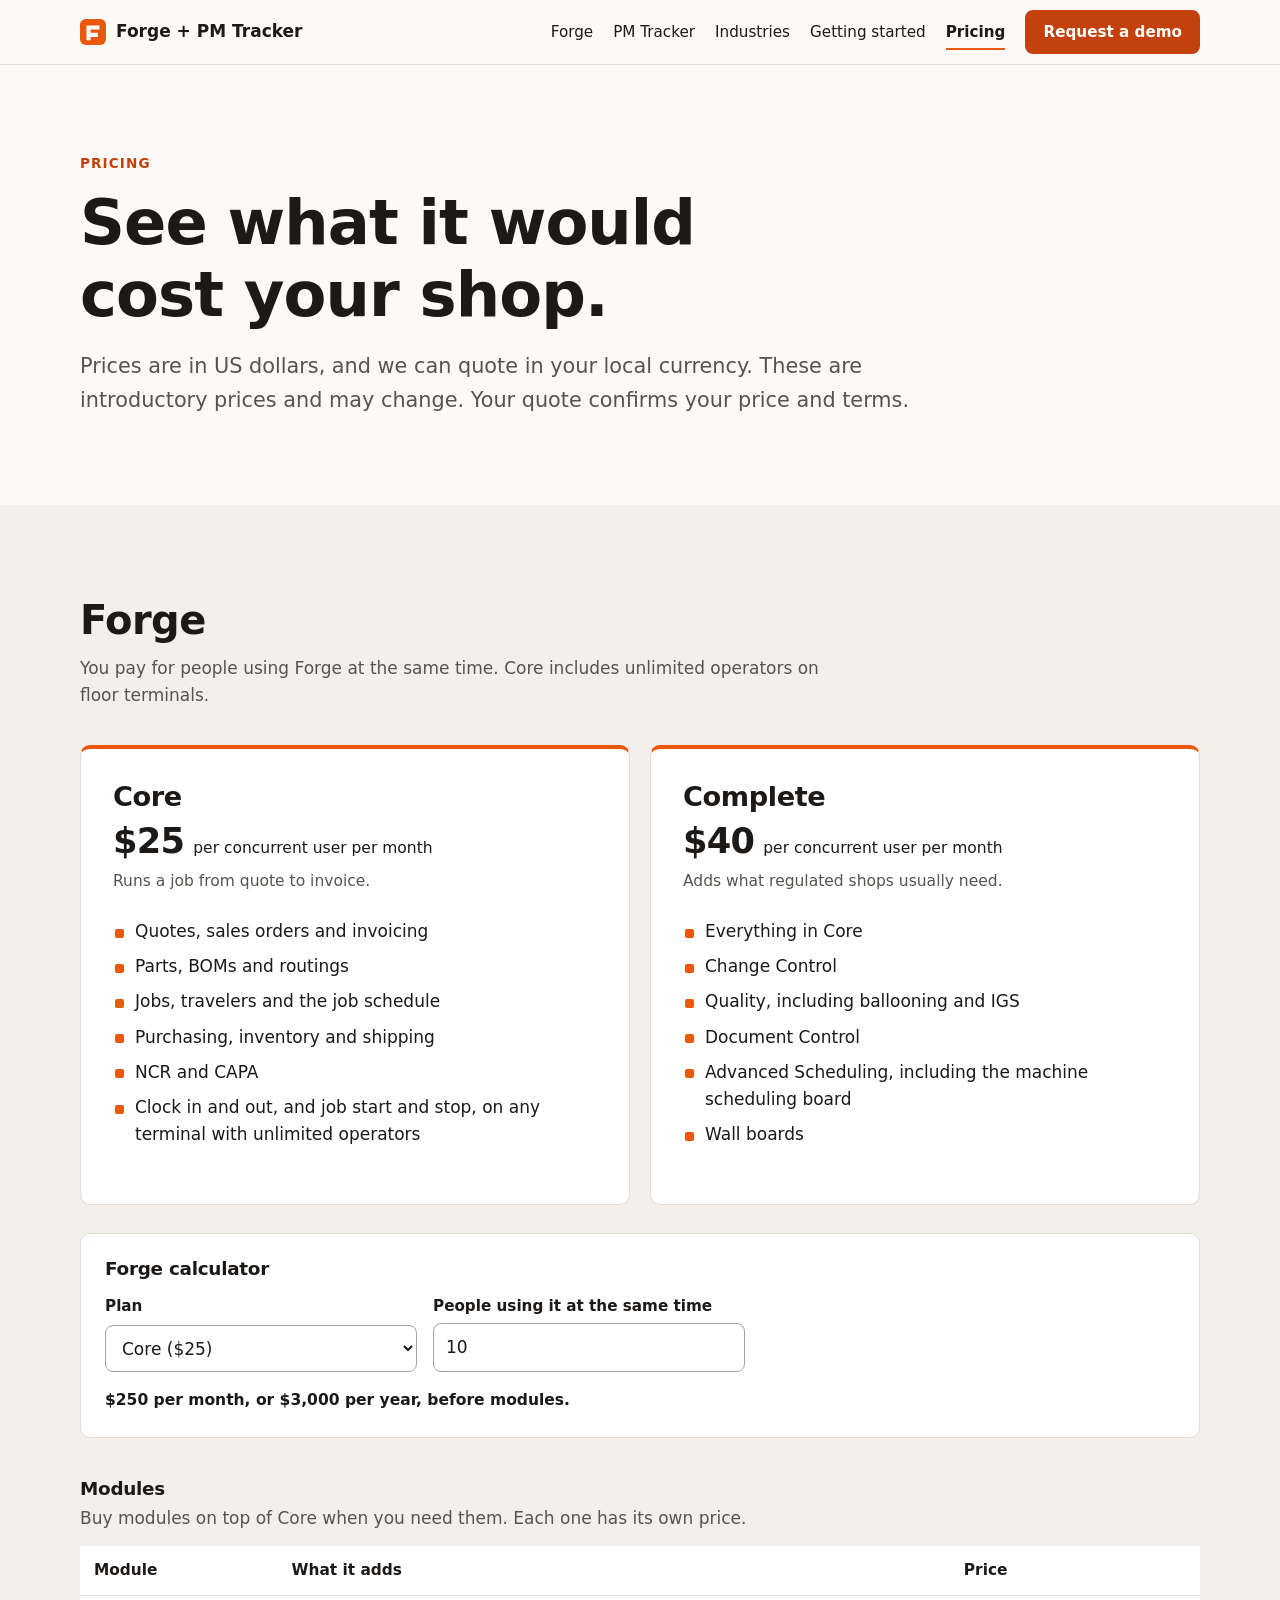
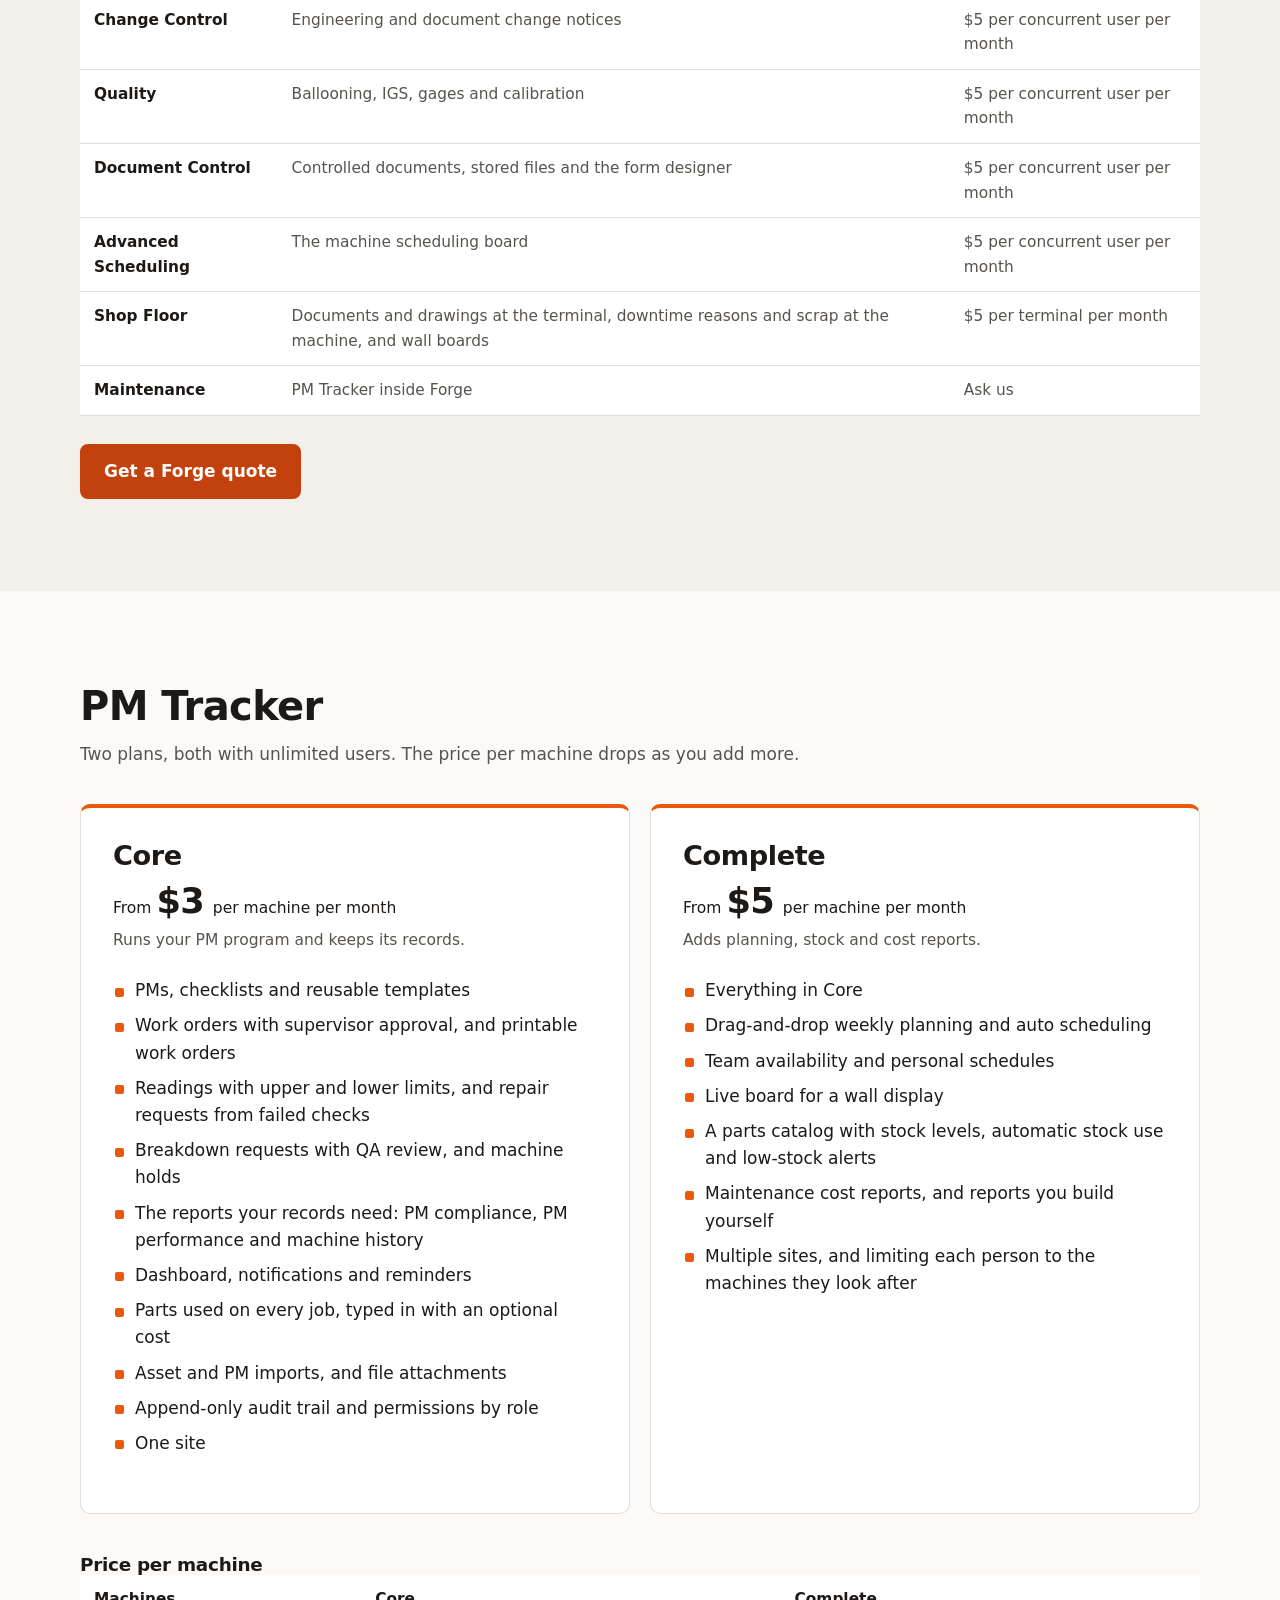
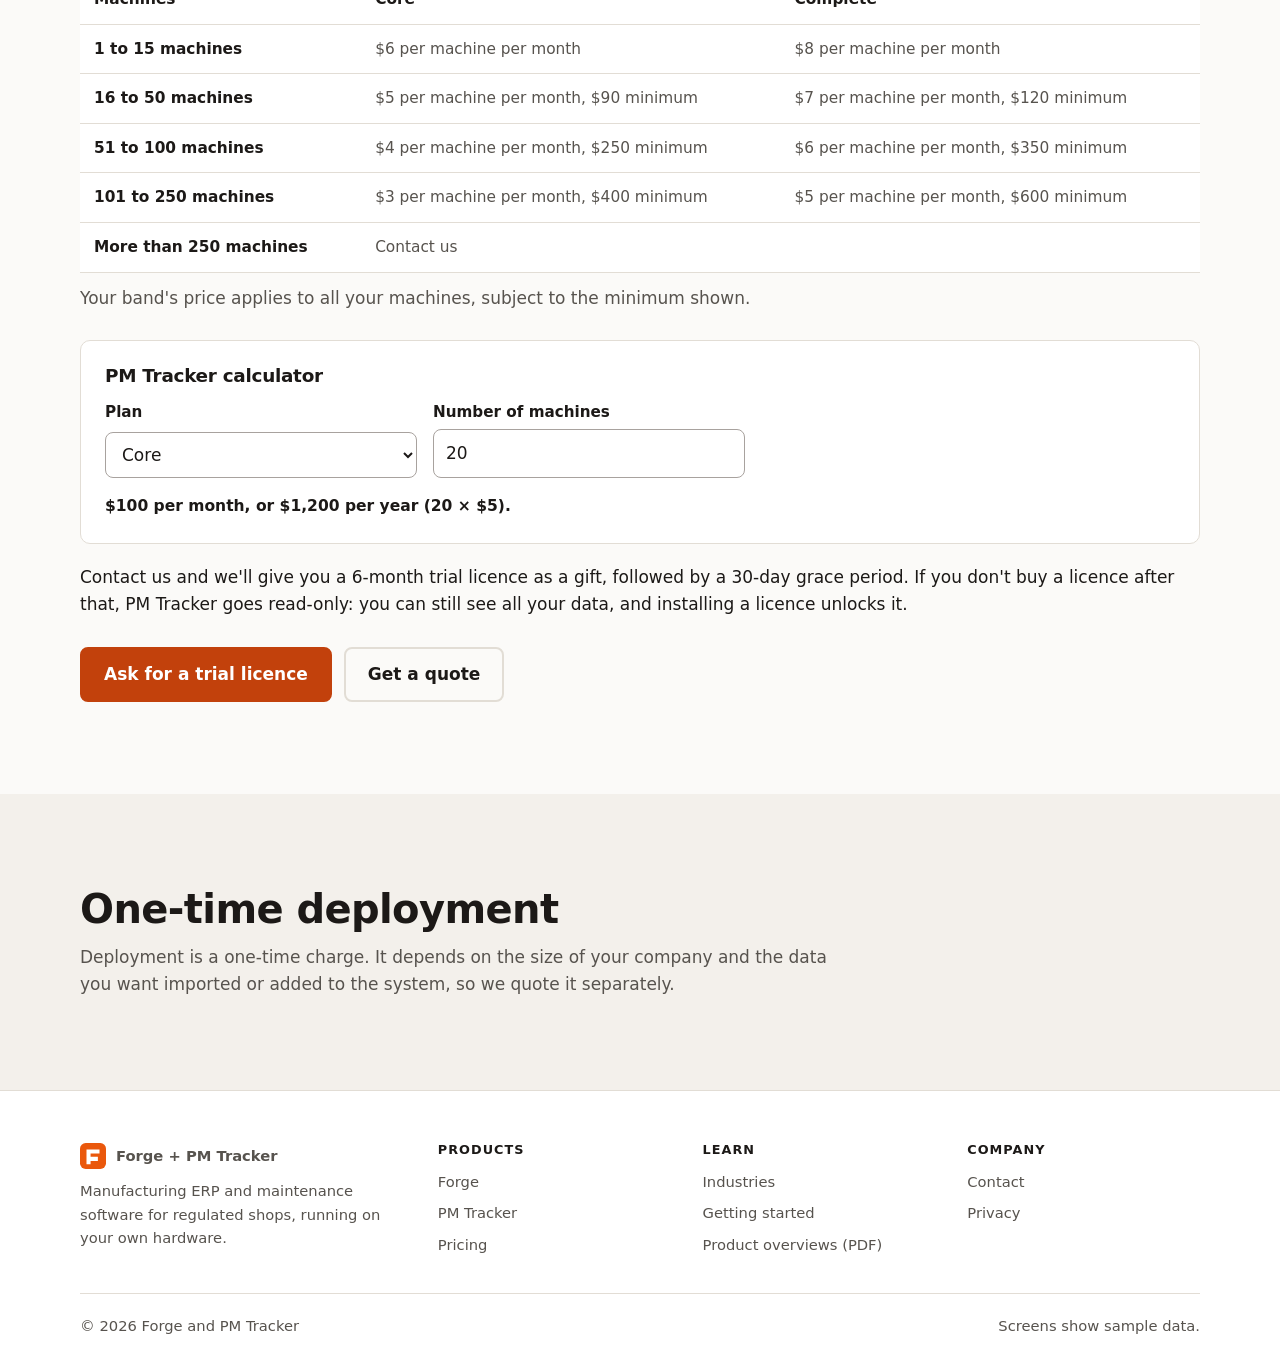
<file: pricing/index.html>
<!doctype html>
<html lang="en">
<head>
<meta charset="utf-8">
<meta name="viewport" content="width=device-width, initial-scale=1">
<meta name="robots" content="noindex"><!-- remove at launch -->
<title>Forge and PM Tracker Pricing</title>
<meta name="description" content="Pricing for Forge ERP and PM Tracker, with calculators for your shop size.">
<link rel="icon" href="../assets/mark.svg" type="image/svg+xml">
<link rel="stylesheet" href="../assets/site.css?v=20261109a">
<script>document.documentElement.classList.add("js")</script>
</head>
<body>
<a class="skip" href="#main">Skip to content</a>
<header class="site-head"><div class="wrap">
  <a class="brand" href="../"><img src="../assets/mark.svg" alt="">Forge + PM Tracker</a>
  <button class="menu-toggle" type="button" aria-expanded="false" aria-controls="main-nav">Menu</button>
  <nav class="nav" id="main-nav" aria-label="Main">
    <a href="../forge/">Forge</a>
    <a href="../pm-tracker/">PM Tracker</a>
    <a href="../industries/">Industries</a>
    <a href="../getting-started/">Getting started</a>
    <a href="./" aria-current="page">Pricing</a>
    <a class="btn" href="../contact/">Request a demo</a>
  </nav>
</div></header>

<main id="main">
  <section class="hero"><div class="wrap">
    <p class="eyebrow">Pricing</p>
    <h1>See what it would cost your shop.</h1>
    <p class="lede" id="price-note">Loading prices…</p>
    <noscript><p class="lede">Please <a href="../contact/">contact us</a> for a quote.</p></noscript>
  </div></section>

  <section class="alt" id="forge-pricing"><div class="wrap">
    <div class="section-head"><h2>Forge</h2><p>You pay for people using Forge at the same time. Core includes unlimited operators on floor terminals.</p></div>
    <div class="grid two" id="forge-plans"></div>

    <div class="calc card">
      <h3>Forge calculator</h3>
      <div class="calc-fields">
        <div class="field"><label for="forge-plan">Plan</label><select id="forge-plan"></select></div>
        <div class="field"><label for="forge-users">People using it at the same time</label><input id="forge-users" type="number" min="1" step="1" value="10" inputmode="numeric"></div>
      </div>
      <p class="calc-result" id="forge-result" aria-live="polite"></p>
    </div>

    <h3 style="margin-top:40px">Modules</h3>
    <p style="color:var(--muted);margin:6px 0 14px" id="modules-note"></p>
    <div class="table-wrap"><table>
      <thead><tr><th scope="col">Module</th><th scope="col">What it adds</th><th scope="col">Price</th></tr></thead>
      <tbody id="forge-modules"></tbody>
    </table></div>
    <div class="cta-row"><a class="btn" href="../contact/?product=forge&amp;intent=pricing">Get a Forge quote</a></div>
  </div></section>

  <section id="pm-pricing"><div class="wrap">
    <div class="section-head"><h2>PM Tracker</h2><p id="pm-offer"></p></div>
    <div class="grid two" id="pm-plans"></div>
    <h3 style="margin-top:40px">Price per machine</h3>
    <div class="table-wrap"><table>
      <thead><tr id="pm-tiers-head"><th scope="col">Machines</th></tr></thead>
      <tbody id="pm-tiers"></tbody>
    </table></div>
    <p style="color:var(--muted);margin-top:12px" id="pm-band-note"></p>

    <div class="calc card">
      <h3>PM Tracker calculator</h3>
      <div class="calc-fields">
        <div class="field"><label for="pm-plan">Plan</label><select id="pm-plan"></select></div>
        <div class="field"><label for="pm-machines">Number of machines</label><input id="pm-machines" type="number" min="1" step="1" value="20" inputmode="numeric"></div>
      </div>
      <p class="calc-result" id="pm-result" aria-live="polite"></p>
    </div>
    <p style="margin-top:20px" id="pm-trial"></p>
    <div class="cta-row">
      <a class="btn" href="../contact/?product=pm-tracker&amp;intent=trial">Ask for a trial licence</a>
      <a class="btn ghost" href="../contact/?product=pm-tracker&amp;intent=pricing">Get a quote</a>
    </div>
  </div></section>

  <section class="alt"><div class="wrap">
    <div class="section-head" style="margin-bottom:0"><h2>One-time deployment</h2><p id="setup-note"></p></div>
  </div></section>
</main>

<footer class="site-foot"><div class="wrap">
  <div class="foot-grid">
    <div><a class="brand" href="../"><img src="../assets/mark.svg" alt="">Forge + PM Tracker</a><p>Manufacturing ERP and maintenance software for regulated shops, running on your own hardware.</p></div>
    <div><h2>Products</h2><ul><li><a href="../forge/">Forge</a></li><li><a href="../pm-tracker/">PM Tracker</a></li><li><a href="../pricing/">Pricing</a></li></ul></div>
    <div><h2>Learn</h2><ul><li><a href="../industries/">Industries</a></li><li><a href="../getting-started/">Getting started</a></li><li><a href="../contact/?intent=overview&amp;product=both">Product overviews (PDF)</a></li></ul></div>
    <div><h2>Company</h2><ul><li><a href="../contact/">Contact</a></li><li><a href="../privacy/">Privacy</a></li></ul></div>
  </div>
  <div class="foot-base"><span>© 2026 Forge and PM Tracker</span><span>Screens show sample data.</span></div>
</div></footer>
<script src="../assets/region.js?v=20261109a"></script>
<script src="../assets/site.js?v=20261109a"></script>
<script src="../assets/pricing.js?v=20261109a"></script>
</body>
</html>
</file>
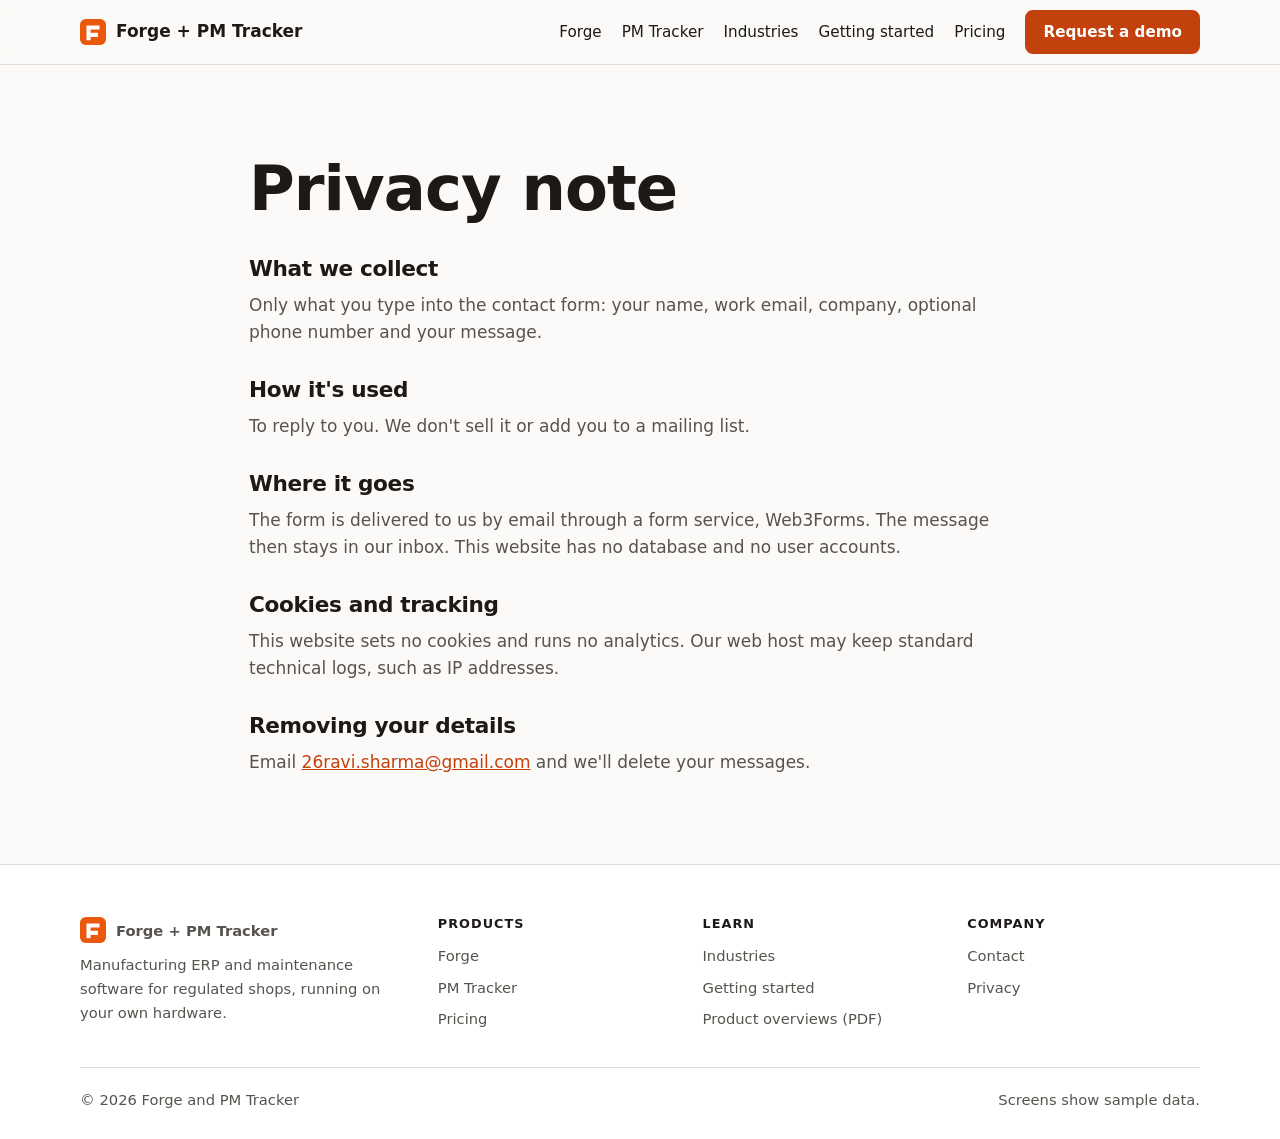
<file: privacy/index.html>
<!doctype html>
<html lang="en">
<head>
<meta charset="utf-8">
<meta name="viewport" content="width=device-width, initial-scale=1">
<meta name="robots" content="noindex"><!-- remove at launch -->
<title>Privacy Note</title>
<meta name="description" content="What this website collects and how it is used.">
<link rel="icon" href="../assets/mark.svg" type="image/svg+xml">
<link rel="stylesheet" href="../assets/site.css?v=20261109a">
<script>document.documentElement.classList.add("js")</script>
</head>
<body>
<a class="skip" href="#main">Skip to content</a>
<header class="site-head"><div class="wrap">
  <a class="brand" href="../"><img src="../assets/mark.svg" alt="">Forge + PM Tracker</a>
  <button class="menu-toggle" type="button" aria-expanded="false" aria-controls="main-nav">Menu</button>
  <nav class="nav" id="main-nav" aria-label="Main">
    <a href="../forge/">Forge</a>
    <a href="../pm-tracker/">PM Tracker</a>
    <a href="../industries/">Industries</a>
    <a href="../getting-started/">Getting started</a>
    <a href="../pricing/">Pricing</a>
    <a class="btn" href="../contact/">Request a demo</a>
  </nav>
</div></header>

<main id="main">
  <section class="hero"><div class="wrap prose">
    <h1>Privacy note</h1>
    <h2>What we collect</h2>
    <p>Only what you type into the contact form: your name, work email, company, optional phone number and your message.</p>
    <h2>How it's used</h2>
    <p>To reply to you. We don't sell it or add you to a mailing list.</p>
    <h2>Where it goes</h2>
    <p>The form is delivered to us by email through a form service, Web3Forms. The message then stays in our inbox. This website has no database and no user accounts.</p>
    <h2>Cookies and tracking</h2>
    <p data-analytics-off>This website sets no cookies and runs no analytics. Our web host may keep standard technical logs, such as IP addresses.</p>
    <p data-analytics-on hidden>This website sets no cookies. We count page visits with GoatCounter, which doesn't identify you or follow you to other sites. Our web host may keep standard technical logs, such as IP addresses.</p>
    <h2>Removing your details</h2>
    <p>Email <a data-email href="#">us</a> and we'll delete your messages.</p>
  </div></section>
</main>

<footer class="site-foot"><div class="wrap">
  <div class="foot-grid">
    <div><a class="brand" href="../"><img src="../assets/mark.svg" alt="">Forge + PM Tracker</a><p>Manufacturing ERP and maintenance software for regulated shops, running on your own hardware.</p></div>
    <div><h2>Products</h2><ul><li><a href="../forge/">Forge</a></li><li><a href="../pm-tracker/">PM Tracker</a></li><li><a href="../pricing/">Pricing</a></li></ul></div>
    <div><h2>Learn</h2><ul><li><a href="../industries/">Industries</a></li><li><a href="../getting-started/">Getting started</a></li><li><a href="../contact/?intent=overview&amp;product=both">Product overviews (PDF)</a></li></ul></div>
    <div><h2>Company</h2><ul><li><a href="../contact/">Contact</a></li><li><a href="../privacy/">Privacy</a></li></ul></div>
  </div>
  <div class="foot-base"><span>© 2026 Forge and PM Tracker</span><span>Screens show sample data.</span></div>
</div></footer>
<script src="../assets/site.js?v=20261109a"></script>
</body>
</html>
</file>
<file: assets/site.css>
:root {
  color-scheme: light dark;
  --bg: #fbfaf8;
  --surface: #ffffff;
  --surface-2: #f3f0eb;
  --ink: #1c1917;
  --muted: #57534e;
  --line: #e2ddd5;
  --brand: #ea580c;
  --action: #c2410c;
  --action-hover: #9a3412;
  --on-action: #ffffff;
  --band: #1c1917;
  --on-band: #fafaf9;
  --on-band-muted: #d6d3d1;
  --error: #b91c1c;
  --ok: #15803d;
  --radius: 10px;
  --wrap: 1120px;
}
@media (prefers-color-scheme: dark) {
  :root {
    --bg: #161412;
    --surface: #1f1c19;
    --surface-2: #272320;
    --ink: #f5f5f4;
    --muted: #c4bfb8;
    --line: #3a3530;
    --brand: #fb923c;
    --action: #fb923c;
    --action-hover: #fdba74;
    --on-action: #1c1917;
    --band: #0c0a09;
    --error: #fca5a5;
    --ok: #86efac;
  }
}
* { box-sizing: border-box; }
html { scroll-behavior: smooth; -webkit-text-size-adjust: 100%; }
@media (prefers-reduced-motion: reduce) { html { scroll-behavior: auto; } }
body {
  margin: 0;
  background: var(--bg);
  color: var(--ink);
  font: 17px/1.6 "Segoe UI", system-ui, -apple-system, Roboto, "Helvetica Neue", Arial, sans-serif;
}
img { display: block; max-width: 100%; height: auto; }
a { color: var(--action); }
a:hover { color: var(--action-hover); }
:focus-visible { outline: 3px solid var(--brand); outline-offset: 2px; }
h1, h2, h3 { line-height: 1.15; letter-spacing: -0.015em; margin: 0; text-wrap: balance; }
h1 { font-size: clamp(2.3rem, 5.6vw, 3.9rem); font-weight: 700; }
h2 { font-size: clamp(1.7rem, 3.4vw, 2.5rem); font-weight: 700; }
h3 { font-size: 1.15rem; font-weight: 650; }
p { margin: 0; }
.wrap { width: min(100% - 32px, var(--wrap)); margin-inline: auto; }
.skip { position: absolute; left: -999px; }
.skip:focus { left: 16px; top: 12px; z-index: 20; background: var(--surface); padding: 8px 12px; }

/* Header */
.site-head { position: sticky; top: 0; z-index: 10; background: var(--bg); border-bottom: 1px solid var(--line); }
.site-head .wrap { display: flex; align-items: center; justify-content: space-between; gap: 16px; min-height: 64px; flex-wrap: wrap; padding-block: 8px; }
.brand { display: inline-flex; align-items: center; gap: 10px; font-weight: 700; color: var(--ink); text-decoration: none; }
.brand img { width: 26px; height: 26px; }
.brand:hover { color: var(--ink); }
.nav { display: flex; align-items: center; gap: 4px 20px; flex-wrap: wrap; }
.nav a { color: var(--ink); text-decoration: none; font-size: .95rem; padding: 6px 0; }
.nav a:hover { color: var(--action); }
.nav a[aria-current="page"] { font-weight: 650; box-shadow: inset 0 -2px 0 var(--brand); }
.nav a.btn { color: var(--on-action); padding: 8px 16px; box-shadow: none; font-weight: 600; }
.nav a.btn:hover { color: var(--on-action); }

/* Buttons */
.btn {
  display: inline-block; background: var(--action); color: var(--on-action); border: 2px solid var(--action);
  border-radius: 8px; padding: 12px 22px; font: inherit; font-weight: 600; text-decoration: none; cursor: pointer;
}
.btn:hover { background: var(--action-hover); border-color: var(--action-hover); color: var(--on-action); }
.btn[disabled] { opacity: .6; cursor: wait; }
.btn.ghost { background: transparent; color: var(--ink); border-color: var(--line); }
.btn.ghost:hover { background: var(--surface-2); color: var(--ink); border-color: var(--line); }
.band .btn.ghost { color: var(--on-band); border-color: #57534e; }
.band .btn.ghost:hover { background: #292524; color: var(--on-band); }
.cta-row { display: flex; flex-wrap: wrap; gap: 12px; margin-top: 28px; }

/* Sections */
section { padding-block: clamp(52px, 8vw, 92px); }
.hero { padding-block: clamp(48px, 8vw, 88px); }
.hero .lede { margin-top: 20px; }
.lede { font-size: clamp(1.1rem, 2vw, 1.3rem); color: var(--muted); max-width: 44em; }
.eyebrow { font-size: .85rem; font-weight: 650; letter-spacing: .08em; text-transform: uppercase; color: var(--action); margin-bottom: 12px; }
.section-head { max-width: 46em; margin-bottom: 36px; }
.section-head p { margin-top: 12px; color: var(--muted); }
.alt { background: var(--surface-2); }
.band { background: var(--band); color: var(--on-band); }
.band .lede, .band p { color: var(--on-band-muted); }
.band .eyebrow { color: #fb923c; }
.band .btn:not(.ghost) { background: #ea580c; border-color: #ea580c; color: #1c1917; }
.band .btn:not(.ghost):hover { background: #fb923c; border-color: #fb923c; }

/* Grids and cards */
.grid { display: grid; gap: 20px; }
.grid.two { grid-template-columns: repeat(auto-fit, minmax(min(100%, 420px), 1fr)); }
.grid.three { grid-template-columns: repeat(auto-fit, minmax(min(100%, 280px), 1fr)); }
.card { background: var(--surface); border: 1px solid var(--line); border-radius: var(--radius); padding: 24px; }
.card p { color: var(--muted); margin-top: 8px; font-size: .97rem; }
.product { display: flex; flex-direction: column; padding: 32px; border-top: 4px solid var(--brand); }
.product h3 { font-size: 1.7rem; }
.product .for { font-weight: 600; color: var(--ink); }
.product ul { margin: 16px 0 24px; }
.product .btn { margin-top: auto; align-self: flex-start; }
.ticks { list-style: none; padding: 0; margin: 0; }
.ticks li { position: relative; padding-left: 22px; margin-top: 8px; }
.ticks li::before { content: ""; position: absolute; left: 2px; top: .62em; width: 9px; height: 9px; background: var(--brand); border-radius: 2px; }

/* Flow */
.flow { list-style: none; display: grid; grid-template-columns: repeat(auto-fit, minmax(120px, 1fr)); gap: 8px; margin: 0; padding: 0; counter-reset: flow; }
.flow li { counter-increment: flow; background: var(--surface); border: 1px solid var(--line); border-radius: 8px; padding: 14px; font-weight: 600; font-size: .95rem; }
.flow li::before { content: counter(flow); display: block; color: var(--action); font-size: .8rem; font-weight: 700; margin-bottom: 2px; }

/* Screens */
.shot { margin: 0; border: 1px solid var(--line); border-radius: var(--radius); overflow: hidden; background: var(--surface); }
.shot figcaption { padding: 10px 14px; font-size: .88rem; color: var(--muted); border-top: 1px solid var(--line); }
.hero-shot { margin-top: 44px; box-shadow: 0 18px 50px rgb(28 25 23 / .14); }

/* Add-on table */
.table-wrap { overflow-x: auto; }
table { border-collapse: collapse; width: 100%; background: var(--surface); }
th, td { text-align: left; padding: 12px 14px; border-bottom: 1px solid var(--line); vertical-align: top; font-size: .96rem; }
th { font-weight: 650; }
td { color: var(--muted); }

/* Standards */
.standards { display: flex; flex-wrap: wrap; gap: 8px; margin-top: 18px; list-style: none; padding: 0; }
.standards li { border: 1px solid var(--line); background: var(--surface); padding: 5px 12px; border-radius: 999px; font-size: .9rem; font-weight: 600; }

/* FAQ */
details { border-bottom: 1px solid var(--line); padding: 14px 0; }
summary { cursor: pointer; font-weight: 600; }
details p { margin-top: 8px; color: var(--muted); max-width: 46em; }

/* Form */
.contact-layout { display: grid; gap: 40px; grid-template-columns: repeat(auto-fit, minmax(min(100%, 340px), 1fr)); align-items: start; }
.form { display: grid; gap: 16px; }
.field { display: grid; gap: 5px; }
.field label { font-weight: 600; font-size: .95rem; }
.field .opt { font-weight: 400; color: var(--muted); }
input, select, textarea {
  width: 100%; font: inherit; color: var(--ink); background: var(--surface);
  border: 1px solid #a8a29e; border-radius: 8px; padding: 10px 12px;
}
textarea { min-height: 130px; resize: vertical; }
.hp { position: absolute; left: -9999px; }
.status { font-weight: 600; min-height: 1.6em; }
.status.ok { color: var(--ok); }
.status.err { color: var(--error); }

.prose { max-width: 46em; }
.prose h2 { font-size: 1.35rem; margin-top: 32px; }
.prose p, .prose ul { margin-top: 10px; color: var(--muted); }

/* Pricing */
.price { color: var(--ink) !important; font-size: .95rem; margin-top: 10px !important; }
.price strong { font-size: 2.2rem; line-height: 1.1; margin-right: 4px; letter-spacing: -.02em; }
.calc { margin-top: 28px; }
.calc-fields { display: grid; gap: 16px; grid-template-columns: repeat(auto-fit, minmax(min(100%, 240px), 1fr)); margin-top: 14px; max-width: 640px; }
.calc-result { color: var(--ink) !important; font-size: 1.1rem; font-weight: 650; margin-top: 16px !important; }

/* Problem cards */
.card h3 a { color: inherit; text-decoration: none; }
.card .more { display: inline-block; margin-top: 12px; font-weight: 600; font-size: .97rem; }
.downloads { display: flex; flex-wrap: wrap; gap: 8px 20px; margin-top: 6px; font-weight: 600; }

/* Footer */
.site-foot { border-top: 1px solid var(--line); background: var(--surface); padding-block: 52px 28px; font-size: .92rem; color: var(--muted); }
.foot-grid { display: grid; gap: 32px; grid-template-columns: 1.4fr repeat(3, 1fr); }
@media (max-width: 760px) { .foot-grid { grid-template-columns: 1fr 1fr; } .foot-grid > :first-child { grid-column: 1 / -1; } }
.foot-grid h2 { font-size: .8rem; letter-spacing: .08em; text-transform: uppercase; color: var(--ink); margin-bottom: 12px; }
.foot-grid ul { list-style: none; margin: 0; padding: 0; display: grid; gap: 8px; }
.foot-grid a { color: var(--muted); text-decoration: none; }
.foot-grid a:hover { color: var(--action); }
.foot-grid .brand { margin-bottom: 10px; }
.foot-base { margin-top: 36px; padding-top: 20px; border-top: 1px solid var(--line); display: flex; flex-wrap: wrap; justify-content: space-between; gap: 8px 24px; }

/* ---- Layout pieces added in the November 2026 redesign ---- */
:root { --shadow: 0 24px 60px rgb(28 25 23 / .16), 0 4px 14px rgb(28 25 23 / .06); --tint: #fff1e6; }
@media (prefers-color-scheme: dark) { :root { --shadow: 0 24px 60px rgb(0 0 0 / .45); --tint: #2a1d14; } }

/* Header and the phone menu */
.site-head { background: color-mix(in srgb, var(--bg) 90%, transparent); backdrop-filter: saturate(1.4) blur(10px); }
.site-head .wrap { flex-wrap: nowrap; }
.menu-toggle { display: none; background: none; border: 1px solid var(--line); border-radius: 8px; color: var(--ink); font: inherit; font-weight: 600; padding: 7px 12px; cursor: pointer; }
@media (max-width: 900px) {
  .site-head .wrap { flex-wrap: wrap; }
  .js .menu-toggle { display: inline-block; }
  .js .nav { display: none; width: 100%; flex-direction: column; align-items: stretch; gap: 0; padding: 4px 0 14px; }
  .js .site-head.open .nav { display: flex; }
  .js .nav a { padding: 11px 2px; border-bottom: 1px solid var(--line); }
  .js .nav a[aria-current="page"] { box-shadow: none; color: var(--action); }
  .js .nav a.btn { margin-top: 14px; text-align: center; border-bottom: 0; }
}

/* Hero beside product screens */
.hero-split { display: grid; gap: 48px; grid-template-columns: minmax(0, 1fr) minmax(0, 1.15fr); align-items: center; }
@media (max-width: 960px) { .hero-split { grid-template-columns: 1fr; } }
.hero-glow { background: radial-gradient(1100px 520px at 85% 0%, var(--tint), transparent 70%), var(--bg); }
.hero-split h1 { font-size: clamp(2.2rem, 4.6vw, 3.5rem); }
.hero-points { list-style: none; padding: 0; margin: 22px 0 0; display: grid; gap: 8px; color: var(--muted); }
.hero-points li { position: relative; padding-left: 28px; }
.hero-points li::before { content: ""; position: absolute; left: 2px; top: .38em; width: 12px; height: 6px; border-left: 2.5px solid var(--brand); border-bottom: 2.5px solid var(--brand); transform: rotate(-45deg); }
.hero-visual { position: relative; padding-bottom: 64px; }
.hero-visual .frame.small { position: absolute; width: 58%; left: -5%; bottom: 0; }
.chip { position: absolute; display: inline-flex; align-items: center; gap: 8px; background: var(--surface); color: var(--ink); border: 1px solid var(--line); border-radius: 999px; padding: 7px 14px; font-size: .84rem; font-weight: 650; box-shadow: var(--shadow); white-space: nowrap; }
.chip::before { content: ""; width: 9px; height: 9px; border-radius: 50%; background: var(--chip, var(--ok)); }
.chip.warn { --chip: #dc2626; }
.chip.info { --chip: var(--brand); }
@media (max-width: 600px) { .hero-visual { padding-bottom: 0; } .hero-visual .frame.small, .hero-visual .chip { display: none; } }

/* Browser frame around screenshots. The older .shot figures get the same look. */
.shot { border-radius: 12px; box-shadow: var(--shadow); }
.shot::before, .frame::before { content: ""; display: block; height: 26px; border-bottom: 1px solid var(--line); background:
  radial-gradient(circle at 15px 50%, #f87171 4px, transparent 4.5px),
  radial-gradient(circle at 31px 50%, #fbbf24 4px, transparent 4.5px),
  radial-gradient(circle at 47px 50%, #4ade80 4px, transparent 4.5px), var(--surface-2); }
.frame { margin: 0; background: var(--surface); border: 1px solid var(--line); border-radius: 12px; overflow: hidden; box-shadow: var(--shadow); }
.frame::before { content: ""; display: block; height: 26px; border-bottom: 1px solid var(--line); background:
  radial-gradient(circle at 15px 50%, #f87171 4px, transparent 4.5px),
  radial-gradient(circle at 31px 50%, #fbbf24 4px, transparent 4.5px),
  radial-gradient(circle at 47px 50%, #4ade80 4px, transparent 4.5px), var(--surface-2); }
.frame figcaption { padding: 9px 14px; font-size: .84rem; color: var(--muted); border-top: 1px solid var(--line); }

/* "Built for" strip in place of customer logos */
.strip { padding-block: 24px; border-block: 1px solid var(--line); background: var(--surface); }
.strip .wrap { display: flex; flex-wrap: wrap; align-items: center; gap: 10px 32px; }
.strip p { font-size: .8rem; font-weight: 700; letter-spacing: .08em; text-transform: uppercase; color: var(--muted); }
.strip ul { display: flex; flex-wrap: wrap; gap: 8px 28px; list-style: none; margin: 0; padding: 0; font-weight: 650; }

/* Line icons */
.icon { width: 44px; height: 44px; border-radius: 10px; display: grid; place-items: center; background: var(--tint); color: var(--action); margin-bottom: 14px; }
.icon svg { width: 24px; height: 24px; fill: none; stroke: currentColor; stroke-width: 1.8; stroke-linecap: round; stroke-linejoin: round; }

/* Product tour. Without JavaScript every panel shows, one under another. */
.tabs { display: none; gap: 8px; flex-wrap: wrap; margin-bottom: 28px; }
.js .tabs { display: flex; }
.tabs button { font: inherit; font-size: .95rem; font-weight: 600; color: var(--ink); background: var(--surface); border: 1px solid var(--line); border-radius: 999px; padding: 8px 16px; cursor: pointer; }
.tabs button:hover { border-color: var(--brand); }
.tabs button[aria-selected="true"] { background: var(--ink); color: var(--bg); border-color: var(--ink); }
.panel { display: grid; gap: 36px; grid-template-columns: minmax(0, .8fr) minmax(0, 1.5fr); align-items: center; }
.panel + .panel { margin-top: 64px; }
.js .panel + .panel { margin-top: 0; }
.panel[hidden] { display: none; }
@media (max-width: 860px) { .panel { grid-template-columns: 1fr; } }
.tag { display: inline-block; font-size: .8rem; font-weight: 700; color: var(--action); background: var(--tint); border-radius: 999px; padding: 3px 11px; margin-bottom: 12px; }
.panel h3, .row h3 { font-size: clamp(1.35rem, 2.4vw, 1.75rem); }
.panel p, .row p { color: var(--muted); margin-top: 12px; }
.panel .ticks, .row .ticks { margin-top: 14px; }

/* Alternating feature rows */
.row { display: grid; gap: 44px; grid-template-columns: minmax(0, .85fr) minmax(0, 1.4fr); align-items: center; }
.row + .row { margin-top: clamp(56px, 8vw, 96px); }
.row.flip { grid-template-columns: minmax(0, 1.4fr) minmax(0, .85fr); }
.row.flip > :first-child { order: 2; }
@media (max-width: 860px) { .row, .row.flip { grid-template-columns: 1fr; } .row.flip > :first-child { order: 0; } }

/* Numbered steps */
.steps { list-style: none; margin: 0; padding: 0; display: grid; gap: 20px; grid-template-columns: repeat(auto-fit, minmax(min(100%, 230px), 1fr)); counter-reset: step; }
.steps li { counter-increment: step; background: var(--surface); border: 1px solid var(--line); border-radius: var(--radius); padding: 24px 22px; }
.steps li::before { content: counter(step); display: grid; place-items: center; width: 34px; height: 34px; border-radius: 50%; background: var(--action); color: var(--on-action); font-weight: 700; margin-bottom: 14px; }
.steps h3 { font-size: 1.08rem; }
.steps p { color: var(--muted); margin-top: 8px; font-size: .96rem; }

/* Industry tiles. Add a photo later with style="--photo: url(...)" */
.tiles { display: grid; gap: 20px; grid-template-columns: repeat(auto-fit, minmax(min(100%, 260px), 1fr)); }
.tile { display: flex; flex-direction: column; justify-content: flex-end; min-height: 320px; padding: 24px; border-radius: 14px; overflow: hidden; color: #fafaf9; text-decoration: none;
  background: linear-gradient(180deg, rgb(12 10 9 / .1) 10%, rgb(12 10 9 / .9) 78%), var(--photo, linear-gradient(140deg, #57534e, #1c1917)); background-size: cover; background-position: center; }
.tile:hover { color: #fafaf9; }
.tile h3 { font-size: 1.3rem; }
.tile p { color: #e7e5e4; margin-top: 6px; font-size: .95rem; }
.tile .std { margin-top: 12px; font-size: .78rem; font-weight: 700; letter-spacing: .05em; color: #fdba74; }
.tile .more { margin-top: 12px; font-weight: 650; color: #fdba74; }
.tile:hover .more { text-decoration: underline; }

/* Before and after */
.compare { display: grid; gap: 20px; grid-template-columns: repeat(auto-fit, minmax(min(100%, 380px), 1fr)); }
.compare .before { background: var(--surface-2); }
.compare .after { border: 2px solid var(--brand); }
.crosses li::before { content: "×"; background: none; color: var(--error); font-weight: 700; width: auto; height: auto; top: -.05em; left: 3px; }

/* A row of plain facts, used where other sites show customer numbers */
.values { display: grid; gap: 1px; grid-template-columns: repeat(auto-fit, minmax(min(100%, 220px), 1fr)); background: var(--line); border: 1px solid var(--line); border-radius: 14px; overflow: hidden; }
.values div { background: var(--surface); padding: 26px 22px; }
.values strong { display: block; font-size: 1.3rem; letter-spacing: -.01em; }
.values > div > span { display: block; color: var(--muted); margin-top: 6px; font-size: .95rem; }

/* Industry page sections */
.industry { scroll-margin-top: 90px; }
.industry .standards { margin-top: 14px; }
.photo { margin: 0; border-radius: 14px; overflow: hidden; aspect-ratio: 4 / 3; background: var(--photo, linear-gradient(140deg, #57534e, #1c1917)) center / cover; box-shadow: var(--shadow); }
.photo img { display: block; width: 100%; height: 100%; object-fit: cover; }
.row > div > h2 + p { color: var(--muted); margin-top: 12px; font-size: 1.05rem; }

/* Industry tile photos. Paths are relative to this stylesheet. */
.tile-machine-shops { --photo: url(img/tile-machine-shop.jpg); }
.tile-aerospace { --photo: url(img/tile-aerospace.jpg); }
.tile-regulated-plants { --photo: url(img/tile-regulated-plant.jpg); }
.tile-medical { --photo: url(img/tile-medical.jpg); }
</file>
